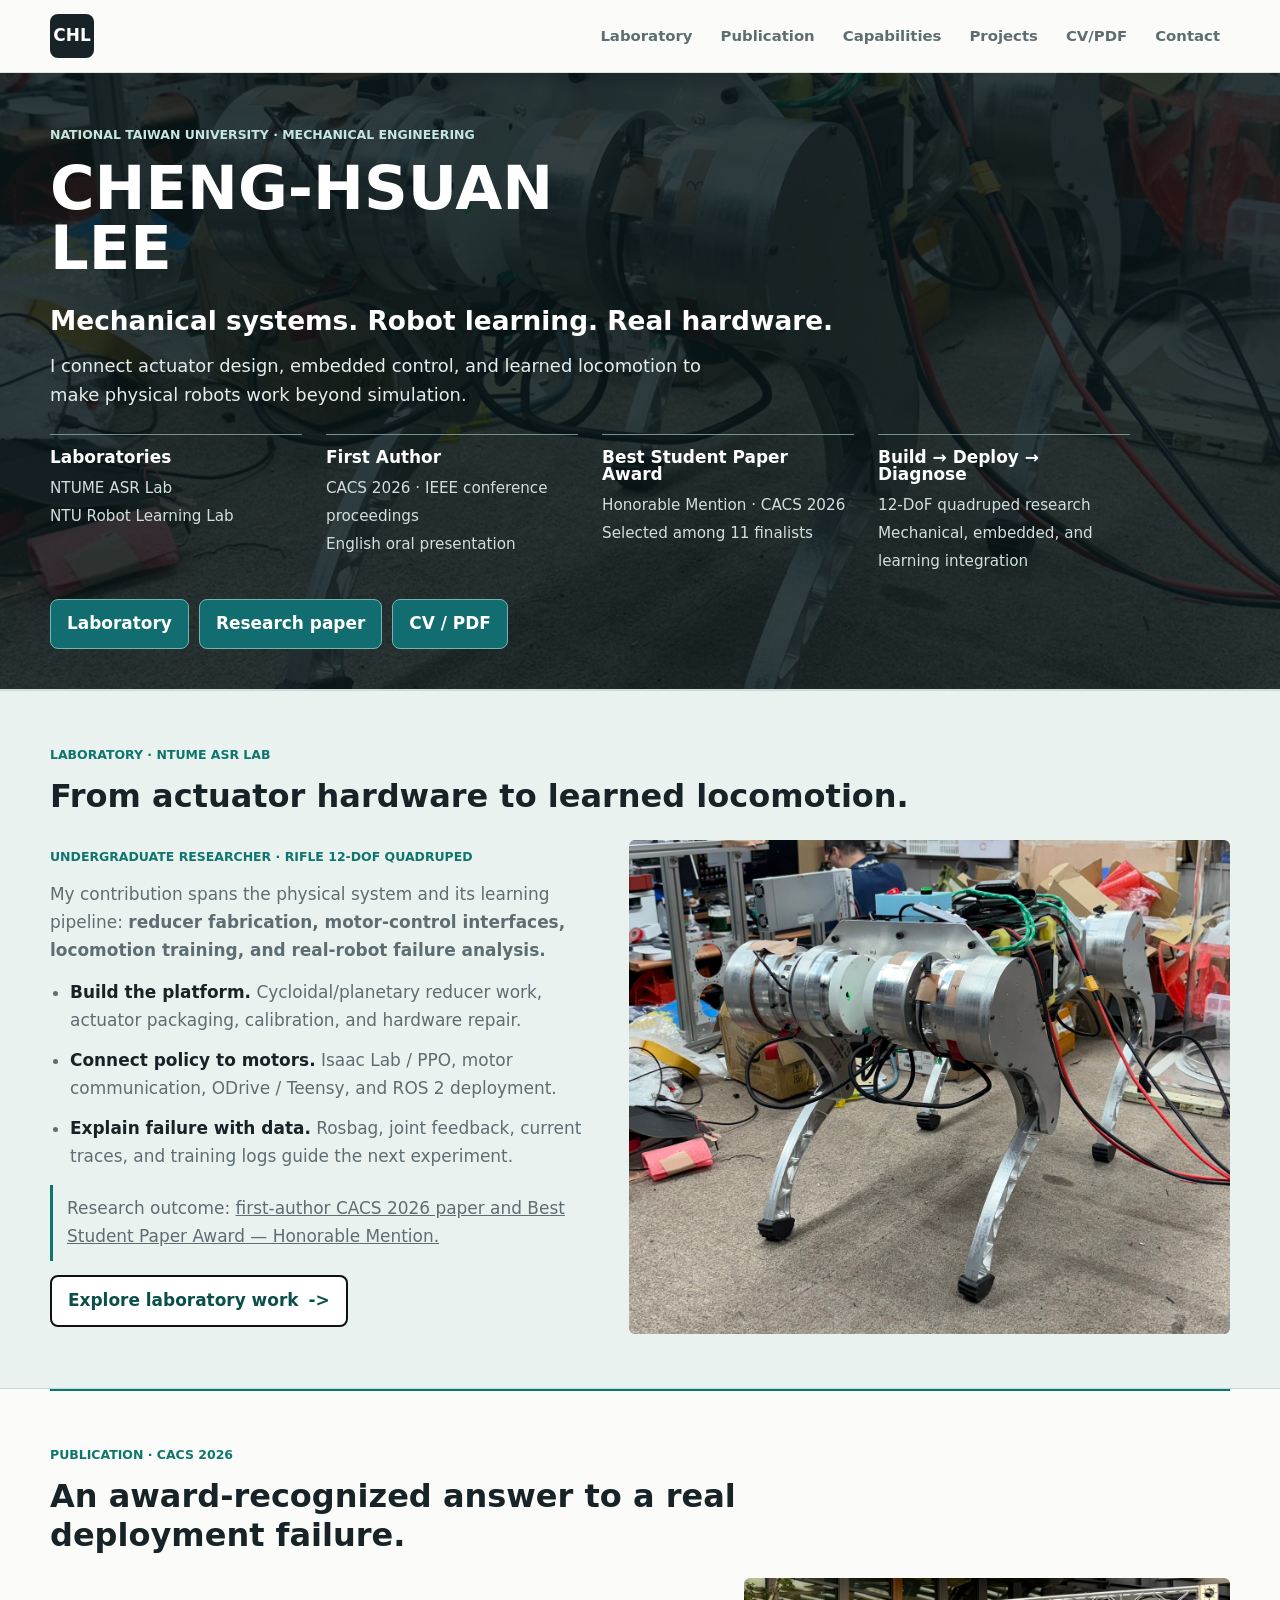
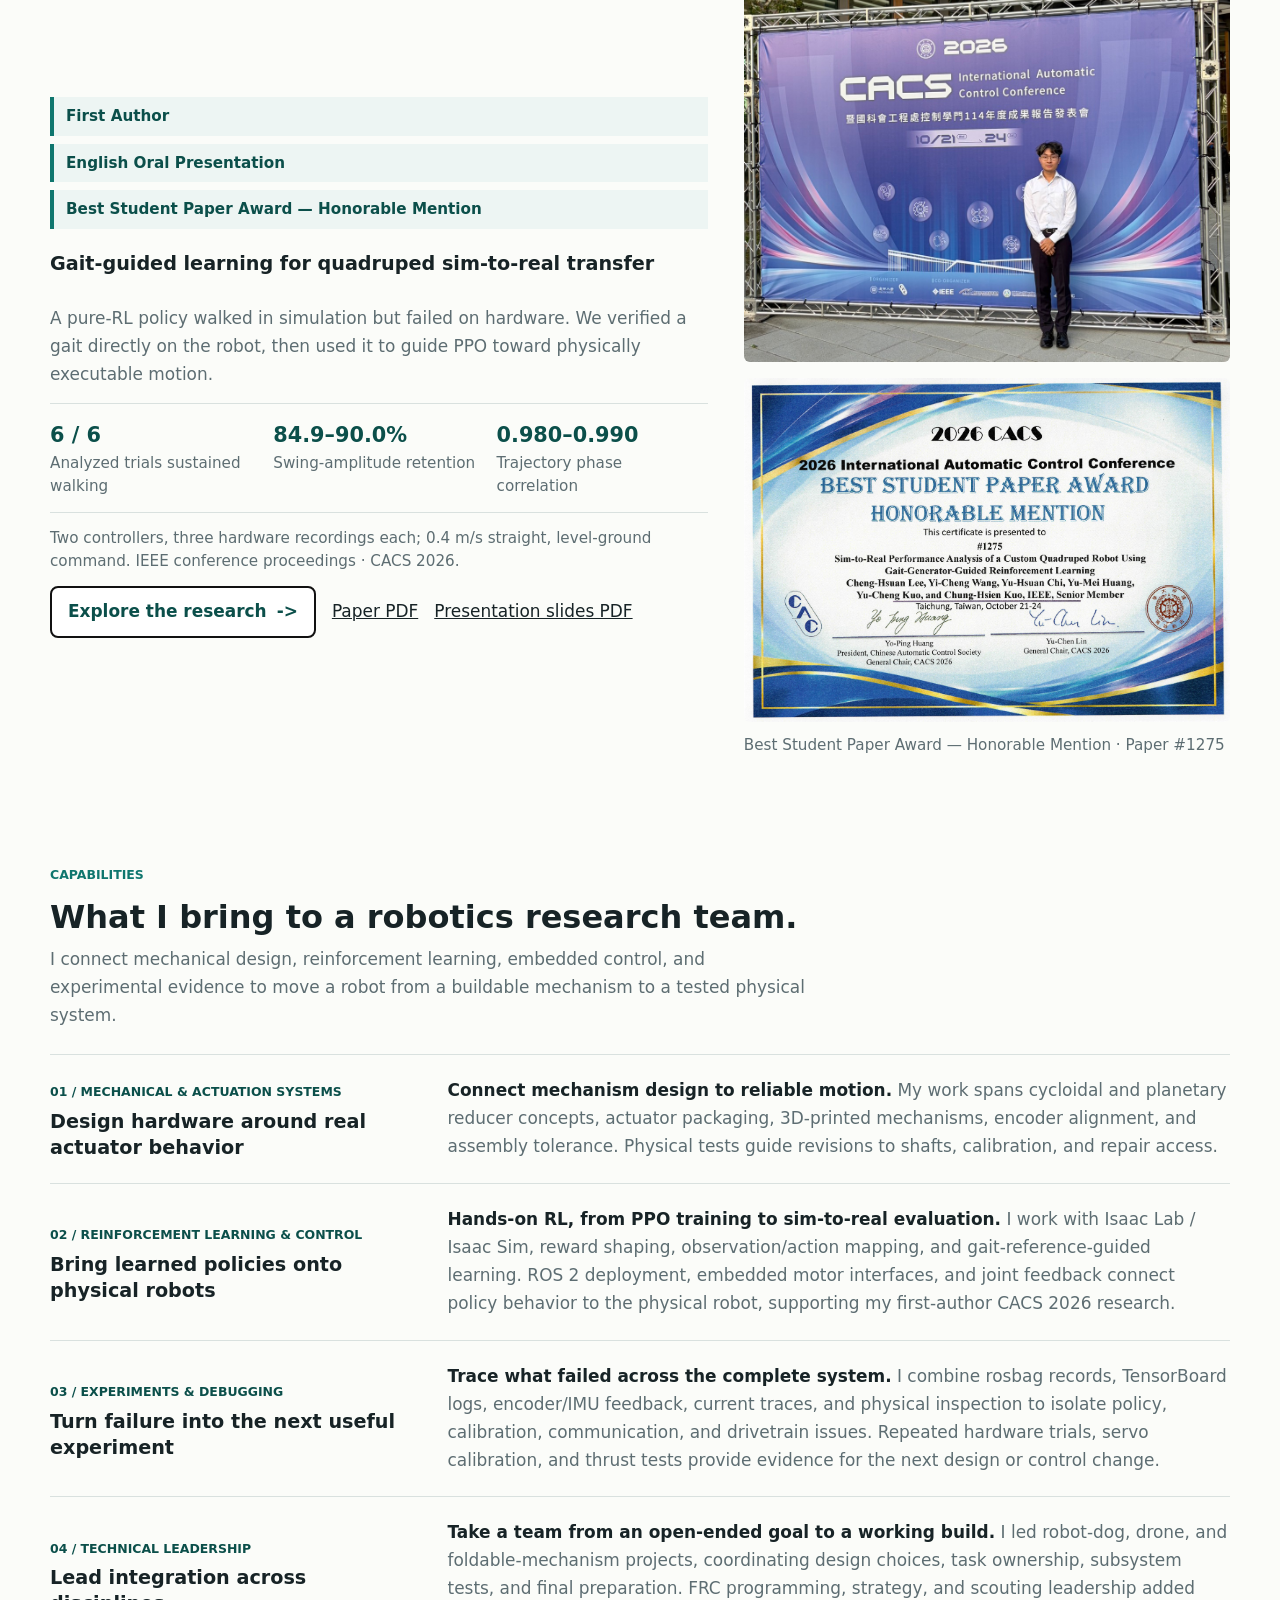
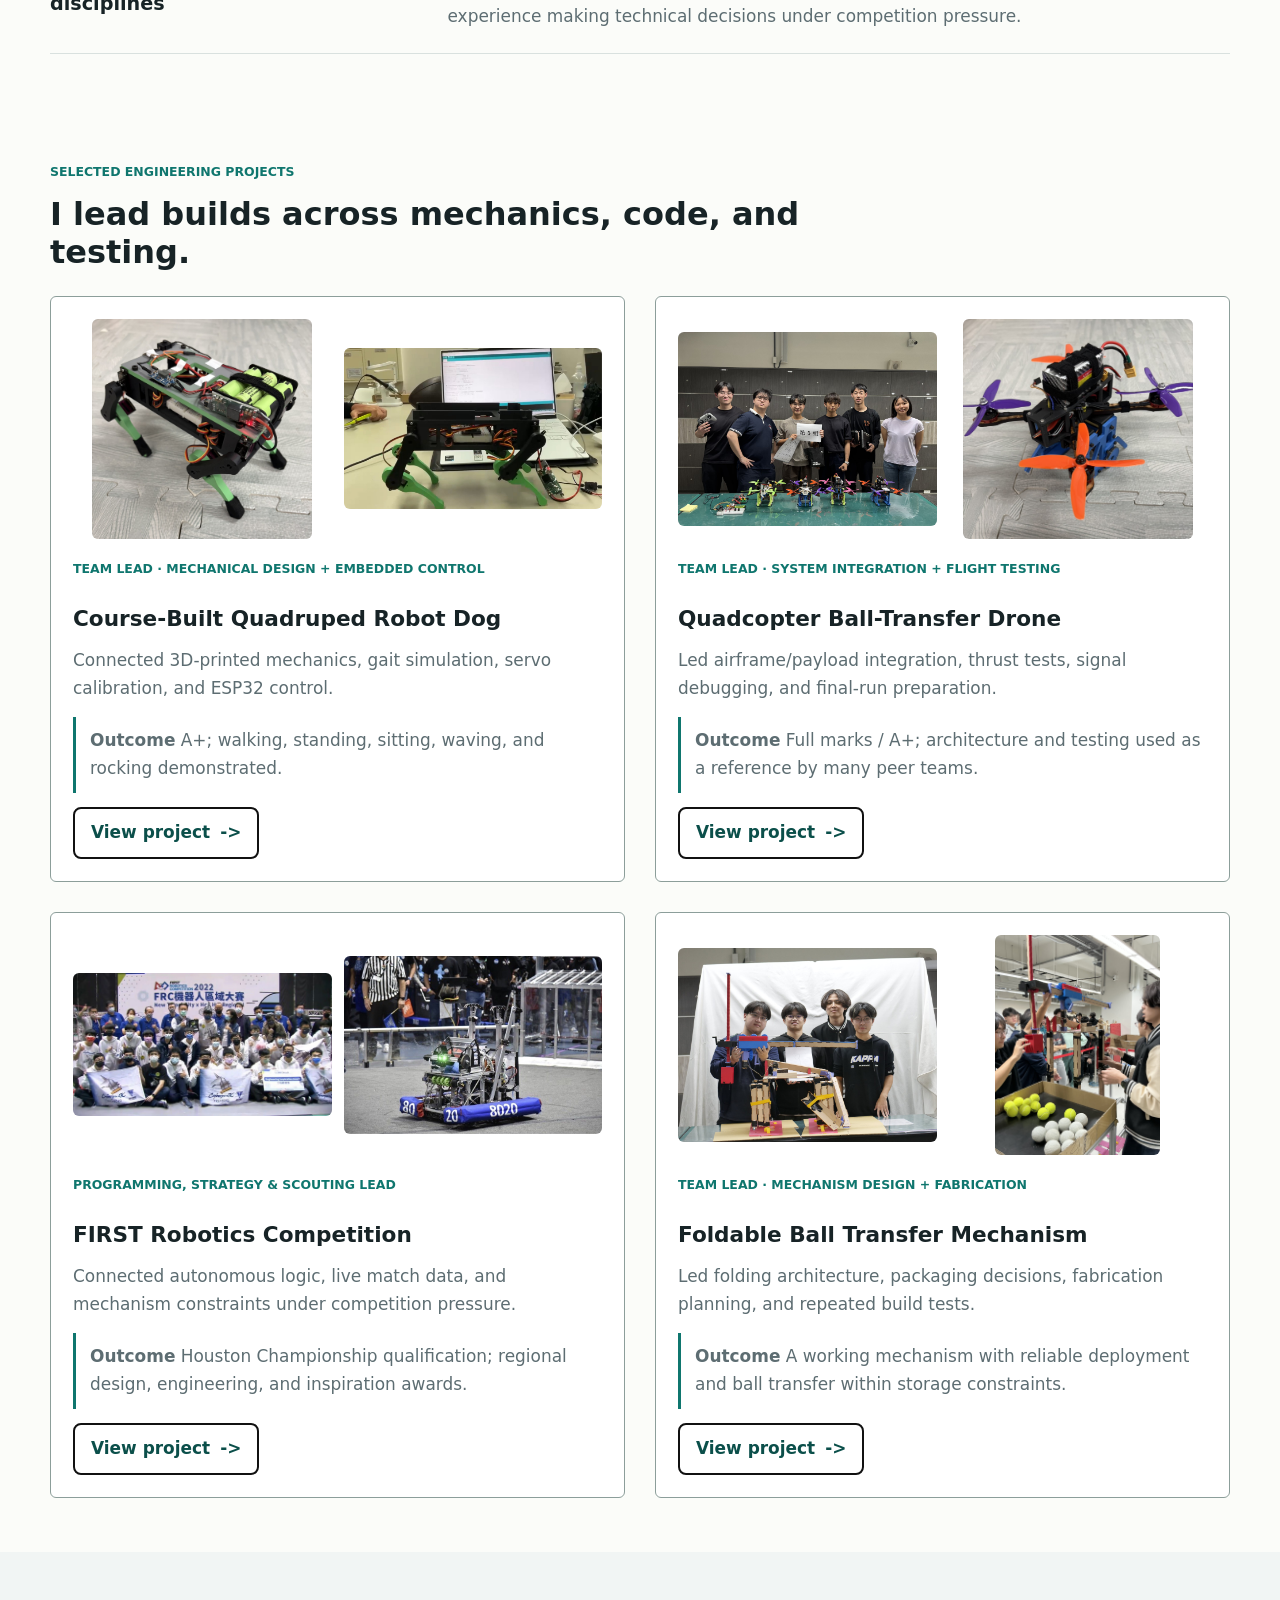
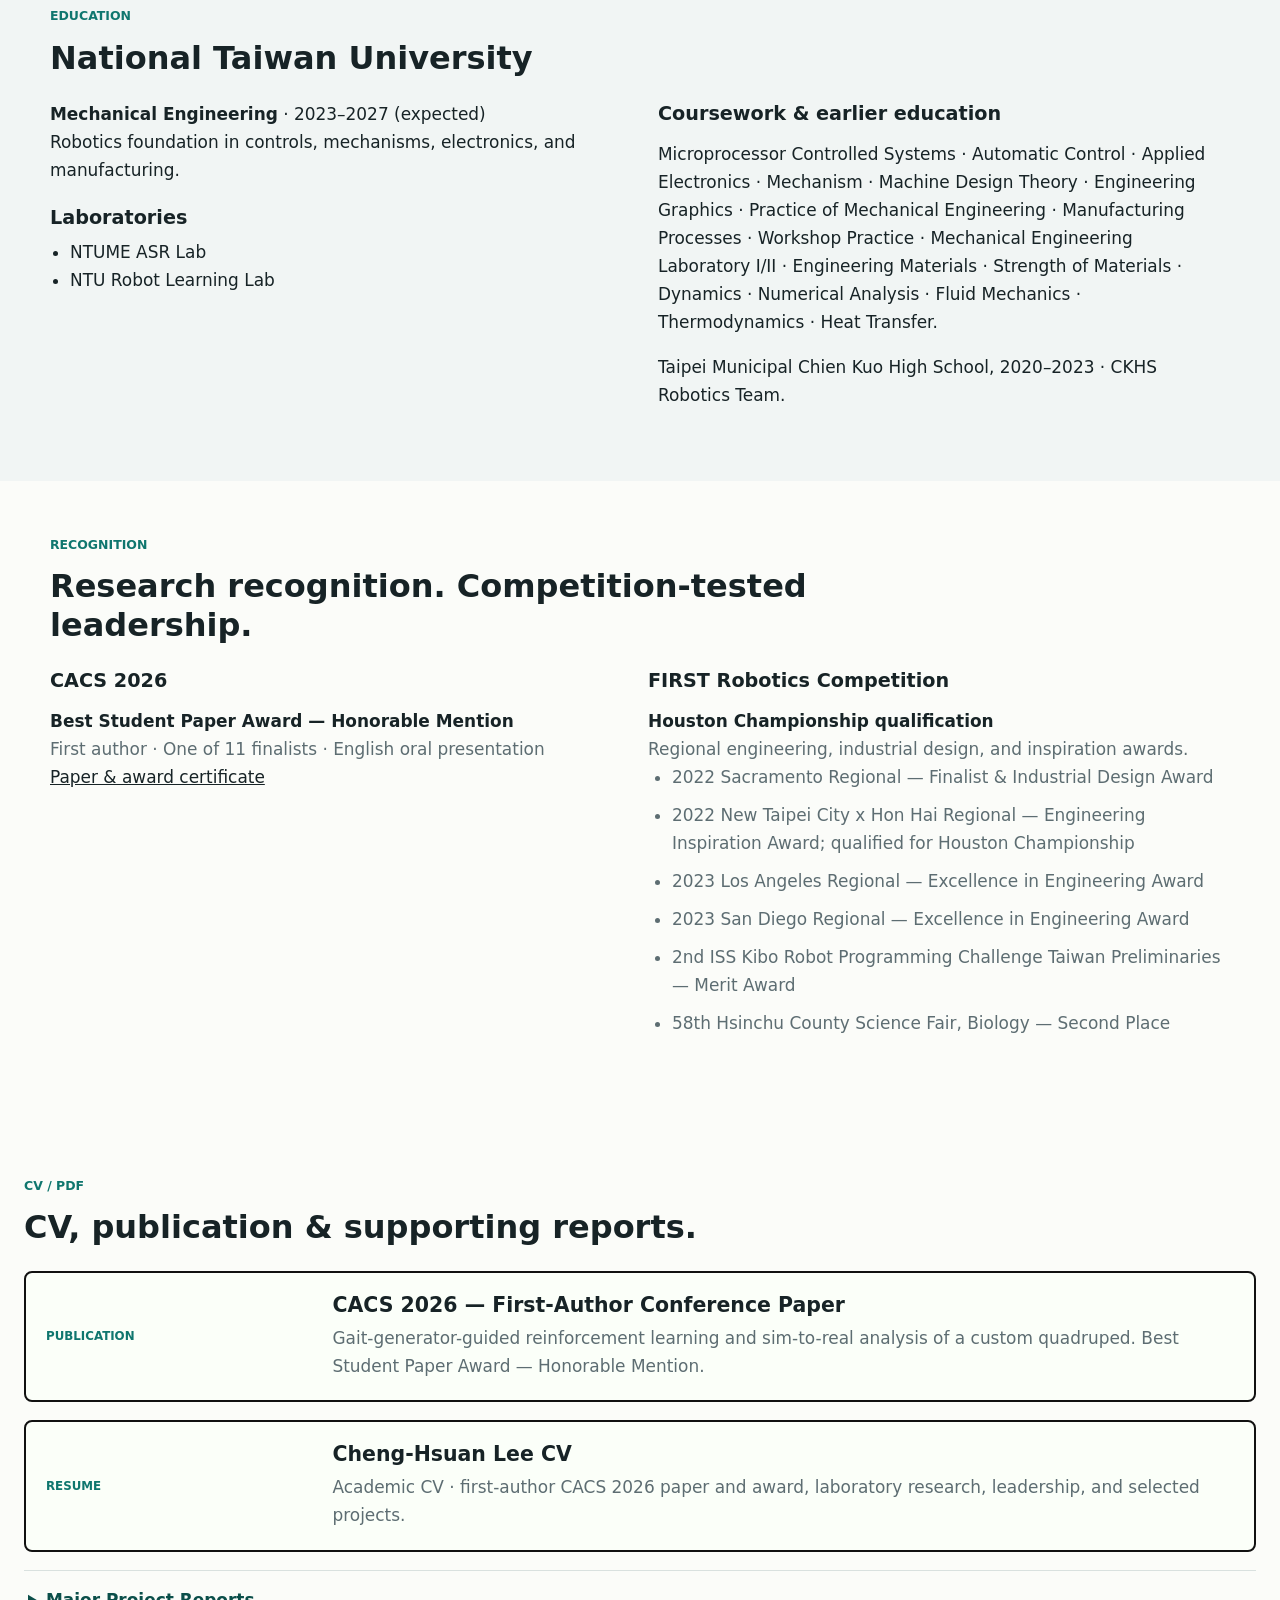
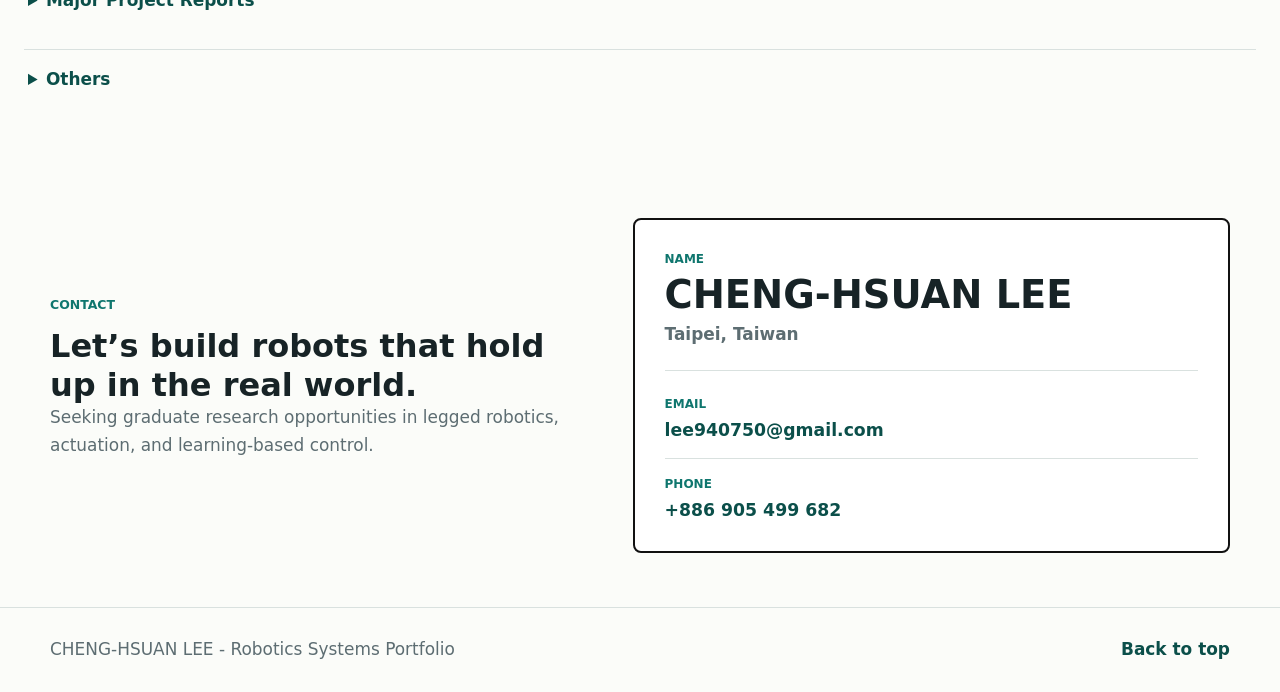
<file: index.html>
<!DOCTYPE html>

<html lang="en">
<head>
<meta charset="utf-8"/>
<meta content="width=device-width, initial-scale=1" name="viewport"/>
<title>CHENG-HSUAN LEE | Robotics Systems Portfolio</title>
<meta content="Cheng-Hsuan Lee: NTU mechanical engineering, first-author CACS 2026 research, Best Student Paper Award Honorable Mention, and hands-on quadruped sim-to-real engineering." name="description"/>
<link href="site.css?v=20261108-focused" rel="stylesheet"/>
<link href="focused.css?v=20261110-lab-proof-row" rel="stylesheet"/></head>
<body class="focused-home">
<header class="site-header">
<a aria-label="CHENG-HSUAN LEE home" class="brand" href="#home">CHL</a>
<nav aria-label="Primary navigation" class="nav-links"><a href="#laboratory">Laboratory</a><a href="#publication">Publication</a><a href="#skills">Capabilities</a><a href="#projects">Projects</a><a href="#materials">CV/PDF</a><a href="#contact">Contact</a></nav>
</header>
<main>
<section aria-labelledby="hero-title" class="hero text-hero" id="home">
<div class="hero-content">
<p class="eyebrow">National Taiwan University · Mechanical Engineering</p>
<h1 id="hero-title">CHENG-HSUAN<br/>LEE</h1>
<p class="hero-position">Mechanical systems. Robot learning. Real hardware.</p>
<p class="hero-copy">I connect actuator design, embedded control, and learned locomotion to make physical robots work beyond simulation.</p>
<div aria-label="Selected research and engineering evidence" class="hero-proof">
<article><strong>Laboratories</strong><span>NTUME ASR Lab<br/>NTU Robot Learning Lab</span></article>
<article><strong>First Author</strong><span>CACS 2026 · IEEE conference proceedings<br/>English oral presentation</span></article>
<article><strong>Best Student Paper Award</strong><span>Honorable Mention · CACS 2026<br/>Selected among 11 finalists</span></article>
<article><strong>Build → Deploy → Diagnose</strong><span>12-DoF quadruped research<br/>Mechanical, embedded, and learning integration</span></article>
</div>
<div aria-label="Key actions" class="hero-actions"><a class="button primary" href="#laboratory">Laboratory</a><a class="button primary" href="#publication">Research paper</a><a class="button primary" href="#materials">CV / PDF</a></div>
</div>
</section>
<section aria-labelledby="laboratory-title" class="section lab-band current-research-band lab-spotlight" id="laboratory">
<div class="section-heading compact-heading laboratory-heading"><p class="section-kicker">Laboratory · NTUME ASR Lab</p><h2 id="laboratory-title">From actuator hardware to learned locomotion.</h2></div>
<div class="laboratory-feature">
<div class="project-text">
<p class="tag">Undergraduate researcher · Rifle 12-DoF quadruped</p>
<p>My contribution spans the physical system and its learning pipeline: <strong>reducer fabrication, motor-control interfaces, locomotion training, and real-robot failure analysis.</strong></p>
<ul class="evidence-lines">
<li><strong>Build the platform.</strong> Cycloidal/planetary reducer work, actuator packaging, calibration, and hardware repair.</li>
<li><strong>Connect policy to motors.</strong> Isaac Lab / PPO, motor communication, ODrive / Teensy, and ROS 2 deployment.</li>
<li><strong>Explain failure with data.</strong> Rosbag, joint feedback, current traces, and training logs guide the next experiment.</li>
</ul>
<p class="evidence-result">Research outcome: <a href="cacs-2026.html">first-author CACS 2026 paper and Best Student Paper Award — Honorable Mention.</a></p>
<a class="text-link" href="asr-lab.html">Explore laboratory work</a>
</div>
<div aria-label="ASR Lab hardware photograph" class="feature-media media-stack asr-lab-media">
<figure class="media-photo media-primary">
<img alt="ASR Lab quadruped hardware and actuator build documentation" decoding="async" height="1161" src="assets/photos/home-asr-lab-build.jpg" width="1411"/>
</figure>
</div>
</div>
</section>
<section aria-labelledby="publication-title" class="section publication-section" id="publication">
<div class="section-heading"><p class="section-kicker">Publication · CACS 2026</p><h2 id="publication-title">An award-recognized answer to a real deployment failure.</h2></div>
<div class="publication-layout">
<div class="project-text">
<ul aria-label="Research highlights" class="publication-highlights"><li>First Author</li><li>English Oral Presentation</li><li class="publication-award-highlight">Best Student Paper Award — Honorable Mention</li></ul>
<h3>Gait-guided learning for quadruped sim-to-real transfer</h3>
<p>A pure-RL policy walked in simulation but failed on hardware. We verified a gait directly on the robot, then used it to guide PPO toward physically executable motion.</p>
<div aria-label="Measured guided-controller results" class="publication-metrics"><article><strong>6 / 6</strong><span>Analyzed trials sustained walking</span></article><article><strong>84.9–90.0%</strong><span>Swing-amplitude retention</span></article><article><strong>0.980–0.990</strong><span>Trajectory phase correlation</span></article></div>
<p class="publication-note">Two controllers, three hardware recordings each; 0.4 m/s straight, level-ground command. IEEE conference proceedings · CACS 2026.</p>
<div class="publication-actions"><a class="text-link" href="cacs-2026.html">Explore the research</a><a href="assets/documents/cacs-2026-quadruped-paper.pdf" rel="noopener" target="_blank">Paper PDF</a><a href="assets/documents/cacs-2026-presentation-slides.pdf" rel="noopener" target="_blank">Presentation slides PDF</a></div>
</div>
<div class="publication-media">
<figure class="media-photo conference-portrait">
<img alt="Cheng-Hsuan Lee at the CACS 2026 conference in Taichung" decoding="async" height="875" loading="lazy" src="assets/photos/cacs-conference-portrait.jpg?v=20261109-replaced" width="1108"/>
</figure>
<figure class="media-photo">
<img alt="CACS 2026 Best Student Paper Award Honorable Mention certificate for Cheng-Hsuan Lee and coauthors" decoding="async" height="953" loading="lazy" src="assets/photos/cacs-2026-award.jpg" width="1347"/>
<figcaption>Best Student Paper Award — Honorable Mention · Paper #1275</figcaption>
</figure>
</div>
</div>
</section>
<section aria-labelledby="skills-title" class="section skills-section" id="skills">
<div class="section-heading"><p class="section-kicker">Capabilities</p><h2 id="skills-title">What I bring to a robotics research team.</h2><p>I connect mechanical design, reinforcement learning, embedded control, and experimental evidence to move a robot from a buildable mechanism to a tested physical system.</p></div>
<div class="contribution-rows">
<article><div><span>01 / Mechanical &amp; actuation systems</span><h3>Design hardware around real actuator behavior</h3></div><p><strong>Connect mechanism design to reliable motion.</strong> My work spans cycloidal and planetary reducer concepts, actuator packaging, 3D-printed mechanisms, encoder alignment, and assembly tolerance. Physical tests guide revisions to shafts, calibration, and repair access.</p></article>
<article><div><span>02 / Reinforcement learning &amp; control</span><h3>Bring learned policies onto physical robots</h3></div><p><strong>Hands-on RL, from PPO training to sim-to-real evaluation.</strong> I work with Isaac Lab / Isaac Sim, reward shaping, observation/action mapping, and gait-reference-guided learning. ROS 2 deployment, embedded motor interfaces, and joint feedback connect policy behavior to the physical robot, supporting my first-author CACS 2026 research.</p></article>
<article><div><span>03 / Experiments &amp; debugging</span><h3>Turn failure into the next useful experiment</h3></div><p><strong>Trace what failed across the complete system.</strong> I combine rosbag records, TensorBoard logs, encoder/IMU feedback, current traces, and physical inspection to isolate policy, calibration, communication, and drivetrain issues. Repeated hardware trials, servo calibration, and thrust tests provide evidence for the next design or control change.</p></article>
<article><div><span>04 / Technical leadership</span><h3>Lead integration across disciplines</h3></div><p><strong>Take a team from an open-ended goal to a working build.</strong> I led robot-dog, drone, and foldable-mechanism projects, coordinating design choices, task ownership, subsystem tests, and final preparation. FRC programming, strategy, and scouting leadership added experience making technical decisions under competition pressure.</p></article>
</div>
</section><section aria-labelledby="projects-title" class="section" id="projects">
<div class="section-heading"><p class="section-kicker">Selected Engineering Projects</p><h2 id="projects-title">I lead builds across mechanics, code, and testing.</h2></div>
<div class="project-showcase">
<article class="project-feature">
<div class="project-text"><p class="tag">Team lead · Mechanical design + embedded control</p><h3>Course-Built Quadruped Robot Dog</h3><p>Connected 3D-printed mechanics, gait simulation, servo calibration, and ESP32 control.</p><p class="evidence-result"><strong>Outcome</strong> A+; walking, standing, sitting, waving, and rocking demonstrated.</p><a class="text-link" href="robot-dog.html">View project</a></div>
<div aria-label="Robot dog media" class="feature-media media-stack robot-dog-media">
<figure class="media-photo media-primary">
<img alt="Quadruped robot dog demonstration and build view" decoding="async" height="1109" loading="lazy" src="assets/photos/home-robot-dog-demo.jpg" width="1108"/>
</figure>
<figure class="media-photo media-secondary">
<img alt="Robot dog control and test screenshot showing system behavior" decoding="async" height="1228" loading="lazy" src="assets/photos/home-robot-dog-build.jpg" width="1967"/>
</figure>
</div>
</article>
<article class="project-feature">
<div class="project-text"><p class="tag">Team lead · System integration + flight testing</p><h3>Quadcopter Ball-Transfer Drone</h3><p>Led airframe/payload integration, thrust tests, signal debugging, and final-run preparation.</p><p class="evidence-result"><strong>Outcome</strong> Full marks / A+; architecture and testing used as a reference by many peer teams.</p><a class="text-link" href="drone.html">View project</a></div>
<div aria-label="Drone media" class="feature-media media-stack drone-media">
<figure class="media-photo media-primary">
<img alt="Drone team with the ball-transfer quadcopter and related builds" decoding="async" height="1350" loading="lazy" src="assets/photos/home-drone-left.jpg" width="1800"/>
</figure>
<figure class="media-photo media-secondary">
<img alt="Drone testing and build documentation for the ball-transfer quadcopter" decoding="async" height="1059" loading="lazy" src="assets/photos/home-drone-test.jpg" width="1108"/>
</figure>
</div>
</article>
<article class="project-feature">
<div class="project-text"><p class="tag">Programming, strategy &amp; scouting lead</p><h3>FIRST Robotics Competition</h3><p>Connected autonomous logic, live match data, and mechanism constraints under competition pressure.</p><p class="evidence-result"><strong>Outcome</strong> Houston Championship qualification; regional design, engineering, and inspiration awards.</p><a class="text-link" href="frc.html">View project</a></div>
<div aria-label="FRC reserved media areas" class="feature-media media-stack frc-media">
<figure class="media-photo media-primary">
<img alt="CKHS Robotics Team group photo at a 2022 FRC regional event" decoding="async" height="598" loading="lazy" src="assets/photos/home-frc-left.jpg" width="1080"/>
</figure>
<figure class="media-photo media-secondary">
<img alt="FRC competition robot operating on the field" decoding="async" height="574" loading="lazy" src="assets/photos/home-frc-right.jpg" width="835"/>
</figure>
</div>
</article>
<article class="project-feature">
<div class="project-text"><p class="tag">Team lead · Mechanism design + fabrication</p><h3>Foldable Ball Transfer Mechanism</h3><p>Led folding architecture, packaging decisions, fabrication planning, and repeated build tests.</p><p class="evidence-result"><strong>Outcome</strong> A working mechanism with reliable deployment and ball transfer within storage constraints.</p><a class="text-link" href="ball-transfer.html">View project</a></div>
<div aria-label="Mechanism reserved media areas" class="feature-media media-stack mechanism-media">
<figure class="media-photo media-primary">
<img alt="Team presenting the foldable long-distance ball-transfer mechanism" decoding="async" height="1350" loading="lazy" src="assets/photos/home-mechanism-left.jpg" width="1800"/>
</figure>
<figure class="media-photo media-secondary portrait-photo">
<img alt="Testing the ball-transfer mechanism with the elevated frame and ball bin" decoding="async" height="1800" loading="lazy" src="assets/photos/home-mechanism-right.jpg" width="1350"/>
</figure>
</div>
</article>
</div>
</section>
<section aria-labelledby="education-title" class="section education-band">
<div class="section-heading"><p class="section-kicker">Education</p><h2 id="education-title">National Taiwan University</h2></div>
<div class="education-summary"><div class="education-background"><p><strong>Mechanical Engineering</strong> · 2023–2027 (expected)<br/>Robotics foundation in controls, mechanisms, electronics, and manufacturing.</p><h3>Laboratories</h3><ul class="education-laboratories"><li>NTUME ASR Lab</li><li>NTU Robot Learning Lab</li></ul></div>
<div class="education-coursework"><h3>Coursework &amp; earlier education</h3><div class="disclosure-body"><p>Microprocessor Controlled Systems · Automatic Control · Applied Electronics · Mechanism · Machine Design Theory · Engineering Graphics · Practice of Mechanical Engineering · Manufacturing Processes · Workshop Practice · Mechanical Engineering Laboratory I/II · Engineering Materials · Strength of Materials · Dynamics · Numerical Analysis · Fluid Mechanics · Thermodynamics · Heat Transfer.</p><p>Taipei Municipal Chien Kuo High School, 2020–2023 · CKHS Robotics Team.</p></div></div></div>
</section>
<section aria-labelledby="competitions-title" class="section" id="competitions">
<div class="section-heading"><p class="section-kicker">Recognition</p><h2 id="competitions-title">Research recognition. Competition-tested leadership.</h2></div>
<div class="awards-layout">
<div class="award-list"><h3>CACS 2026</h3><p><strong>Best Student Paper Award — Honorable Mention</strong><br/>First author · One of 11 finalists · English oral presentation</p><a href="cacs-2026.html">Paper &amp; award certificate</a></div>
<div class="award-list"><h3>FIRST Robotics Competition</h3><p><strong>Houston Championship qualification</strong><br/>Regional engineering, industrial design, and inspiration awards.</p><div class="disclosure-body"><ul><li>2022 Sacramento Regional — Finalist &amp; Industrial Design Award</li><li>2022 New Taipei City x Hon Hai Regional — Engineering Inspiration Award; qualified for Houston Championship</li><li>2023 Los Angeles Regional — Excellence in Engineering Award</li><li>2023 San Diego Regional — Excellence in Engineering Award</li><li>2nd ISS Kibo Robot Programming Challenge Taiwan Preliminaries — Merit Award</li><li>58th Hsinchu County Science Fair, Biology — Second Place</li></ul></div></div>
</div>
</section>
<section aria-labelledby="materials-title" class="section reports-section" id="materials">
<div class="section-heading"><p class="section-kicker">CV / PDF</p><h2 id="materials-title">CV, publication &amp; supporting reports.</h2></div>
<div aria-label="Application materials and supporting reports" class="document-library">
<a class="document-resume-card" href="assets/documents/cacs-2026-quadruped-paper.pdf" rel="noopener" target="_blank">
<span>Publication</span>
<div><strong>CACS 2026 — First-Author Conference Paper</strong><p>Gait-generator-guided reinforcement learning and sim-to-real analysis of a custom quadruped. Best Student Paper Award — Honorable Mention.</p></div>
</a>
<a class="document-resume-card" href="assets/documents/cheng-hsuan-lee-cv.pdf?v=20261108-projects-rl" rel="noopener" target="_blank">
<span>Resume</span>
<div>
<strong>Cheng-Hsuan Lee CV</strong>
<p>Academic CV · first-author CACS 2026 paper and award, laboratory research, leadership, and selected projects.</p>
</div>
</a>
<details class="evidence-disclosure report-disclosure"><summary>Major Project Reports</summary><article class="document-group document-group-wide">
<div aria-label="Major project report categories" class="document-tabs document-tabs-major">
<input checked="" class="document-tab-input" id="major-tab-drone" name="major-document-tabs" type="radio"/>
<input class="document-tab-input" id="major-tab-robot" name="major-document-tabs" type="radio"/>
<input class="document-tab-input" id="major-tab-mechanism" name="major-document-tabs" type="radio"/>
<div aria-label="Choose a major project category" class="document-tab-list">
<label for="major-tab-drone">Drone</label>
<label for="major-tab-robot">Robot Dog</label>
<label for="major-tab-mechanism">Mechanism</label>
</div>
<div class="document-tab-panels">
<section aria-labelledby="drone-documents-title" class="document-subgroup document-tab-panel" id="major-panel-drone">
<h4 id="drone-documents-title">Quadcopter Ball-Transfer Drone</h4>
<p>Course: Practice of Mechanical Engineering</p>
<div class="document-list">
<a class="document-link featured" href="assets/documents/drone-final-engineering-report-english.pdf" rel="noopener" target="_blank">
<strong>Final Engineering Report - English Version</strong>
<p>Full system documentation covering mission strategy, airframe and payload integration, testing, failure analysis, and final evaluation planning.</p>
</a>
<a class="document-link featured" href="assets/documents/drone-final-engineering-report.pdf" rel="noopener" target="_blank">
<strong>Final Engineering Report - Original Chinese Version</strong>
<p>Original submitted Chinese report preserved as the source version for the complete project documentation.</p>
</a>
<a class="document-link" href="assets/documents/drone-thrust-to-throttle-experiment.pdf" rel="noopener" target="_blank">
<span>Experiment record</span>
<strong>Thrust-to-Throttle Experiment</strong>
<p>Motor, propeller, ESC, and throttle-response testing used to guide propulsion decisions.</p>
</a>
<a class="document-link" href="assets/documents/drone-dynamic-testing-after-midterm.pdf" rel="noopener" target="_blank">
<span>Test record</span>
<strong>Dynamic Testing After Midterm</strong>
<p>Flight behavior, drift, crash analysis, and reliability notes from system-level testing.</p>
</a>
<a class="document-link" href="assets/documents/drone-flight-controller-motor-sbus-debugging.pdf" rel="noopener" target="_blank">
<span>Debugging note</span>
<strong>Flight Controller, Motor Fault, and SBUS Debugging</strong>
<p>Engineering note on signal-chain integration, motor troubleshooting, and control communication.</p>
</a>
<a class="document-link" href="assets/documents/drone-personal-journal-and-feedback.pdf" rel="noopener" target="_blank">
<span>Personal record</span>
<strong>Personal Journal and Feedback</strong>
<p>Individual reflection on project leadership, weekly progress, and team execution.</p>
</a>
<a class="document-link" href="assets/documents/drone-first-progress-report.pdf" rel="noopener" target="_blank">
<span>Progress report</span>
<strong>First Progress Report</strong>
<p>Initial concept selection and comparison across possible mechanical mission approaches.</p>
</a>
<a class="document-link" href="assets/documents/drone-second-progress-report.pdf" rel="noopener" target="_blank">
<span>Progress report</span>
<strong>Second Progress Report</strong>
<p>Early flight tests, ball-handling concept revision, and project direction changes.</p>
</a>
<a class="document-link" href="assets/documents/drone-third-progress-report.pdf" rel="noopener" target="_blank">
<span>Progress report</span>
<strong>Third Progress Report</strong>
<p>Hardware iteration, thrust experiment, remote-control packet debugging, and final strategy development.</p>
</a>
<a class="document-link" href="assets/documents/drone-fourth-progress-report.pdf" rel="noopener" target="_blank">
<span>Progress report</span>
<strong>Fourth Progress Report</strong>
<p>Three-ball carrier updates, design comparison, final strategy, and future improvement plan.</p>
</a>
<div aria-label="Drone project worksheets" class="document-mini-list">
<a href="assets/documents/drone-first-project-worksheet.pdf" rel="noopener" target="_blank">First worksheet</a>
<a href="assets/documents/drone-second-project-worksheet.pdf" rel="noopener" target="_blank">Second worksheet</a>
<a href="assets/documents/drone-third-project-worksheet.pdf" rel="noopener" target="_blank">Third worksheet</a>
<a href="assets/documents/drone-fourth-project-worksheet.pdf" rel="noopener" target="_blank">Fourth worksheet</a>
</div>
</div>
</section>
<section aria-labelledby="robot-documents-title" class="document-subgroup document-tab-panel" id="major-panel-robot">
<h4 id="robot-documents-title">Quadruped Robot Dog</h4>
<p>Course: Microprocessor Controlled Systems</p>
<div class="document-list">
<a class="document-link featured" href="assets/documents/robot-dog-final-report-english.pdf" rel="noopener" target="_blank">
<strong>Final Robot Dog Report - English Version</strong>
<p>Detailed report on mechanical architecture, embedded control, gait planning, hardware repair, and final demonstration.</p>
</a>
<a class="document-link featured" href="assets/documents/robot-dog-final-report.pdf" rel="noopener" target="_blank">
<strong>Final Robot Dog Report - Original Chinese Version</strong>
<p>Original submitted Chinese report preserved as the source version for the complete project documentation.</p>
</a>
<a class="document-link" href="assets/documents/robot-dog-final-presentation.pdf" rel="noopener" target="_blank">
<span>Final presentation</span>
<strong>Final Presentation Deck</strong>
<p>Presentation version of the robot dog build, including mechanism updates and behavior demonstrations.</p>
</a>
<a class="document-link" href="assets/documents/robot-dog-midterm-report.pdf" rel="noopener" target="_blank">
<span>Midterm report</span>
<strong>Midterm Progress Report</strong>
<p>Early MATLAB kinematics, hardware updates, circuit layout, and planned next steps.</p>
</a>
</div>
</section>
<section aria-labelledby="mechanism-documents-title" class="document-subgroup document-tab-panel" id="major-panel-mechanism">
<h4 id="mechanism-documents-title">Foldable Ball Transfer Mechanism</h4>
<p>Course: Machine Design Theory</p>
<div class="document-list">
<a class="document-link featured" href="assets/documents/foldable-mechanism-final-report-english.pdf" rel="noopener" target="_blank">
<strong>Final Machine Design Report - English Version</strong>
<p>Final written report on the polar-positioning arm system, mechanism design, fabrication, assembly, and evaluation.</p>
</a>
<a class="document-link featured" href="assets/documents/foldable-mechanism-final-report.pdf" rel="noopener" target="_blank">
<strong>Final Machine Design Report - Original Chinese Version</strong>
<p>Original submitted Chinese report preserved as the source version for the complete mechanism documentation.</p>
</a>
<a class="document-link" href="assets/documents/foldable-mechanism-midterm-report.pdf" rel="noopener" target="_blank">
<span>Midterm report</span>
<strong>Midterm Design Presentation</strong>
<p>Concept-stage presentation covering container design, polar-positioning arm logic, and early architecture decisions.</p>
</a>
</div>
</section>
</div>
</div>
</article></details>
<details class="evidence-disclosure report-disclosure"><summary>Others</summary><article class="document-group document-group-wide">
<div aria-label="Other coursework document categories" class="document-tabs document-tabs-other">
<input checked="" class="document-tab-input" id="other-tab-numerical" name="other-document-tabs" type="radio"/>
<input class="document-tab-input" id="other-tab-thermal" name="other-document-tabs" type="radio"/>
<input class="document-tab-input" id="other-tab-experiments" name="other-document-tabs" type="radio"/>
<div aria-label="Choose an other coursework category" class="document-tab-list">
<label for="other-tab-numerical">Numerical Analysis</label>
<label for="other-tab-thermal">Refrigeration</label>
<label for="other-tab-experiments">ME Experiments</label>
</div>
<div class="document-tab-panels">
<section aria-labelledby="numerical-documents-title" class="document-subgroup document-tab-panel" id="other-panel-numerical">
<h4 id="numerical-documents-title">Numerical Analysis</h4>
<p>Coursework evidence in computational methods and numerical problem solving.</p>
<div class="document-list">
<a class="document-link featured" href="assets/documents/numerical-analysis-final-project-english.pdf" rel="noopener" target="_blank">
<strong>Numerical Analysis Final Project - English Version</strong>
<p>Final computational project covering numerical modeling, solution procedures, and analytical explanation.</p>
</a>
<a class="document-link featured" href="assets/documents/numerical-analysis-final-project.pdf" rel="noopener" target="_blank">
<strong>Numerical Analysis Final Project - Original Chinese Version</strong>
<p>Original submitted report preserved as the source version for the computational project.</p>
</a>
<a class="document-link featured" href="assets/documents/numerical-analysis-midterm-project-english.pdf" rel="noopener" target="_blank">
<strong>Numerical Analysis Midterm Project - English Version</strong>
<p>Midterm project evidence showing numerical experiments, plots, and interpretation.</p>
</a>
<a class="document-link featured" href="assets/documents/numerical-analysis-midterm-project.pdf" rel="noopener" target="_blank">
<strong>Numerical Analysis Midterm Project - Original Chinese Version</strong>
<p>Original submitted report preserved as the source version for the midterm project.</p>
</a>
</div>
</section>
<section aria-labelledby="thermal-documents-title" class="document-subgroup document-tab-panel" id="other-panel-thermal">
<h4 id="thermal-documents-title">Principles of Air-Conditioning and Refrigeration</h4>
<p>Coursework evidence in thermal systems, heat pump applications, and technical literature synthesis.</p>
<div class="document-list">
<a class="document-link featured" href="assets/documents/air-conditioning-refrigeration-final-report-english.pdf" rel="noopener" target="_blank">
<strong>High-Temperature Heat Pump Application Report - English Version</strong>
<p>Final report on high-temperature heat pump applications, industrial decarbonization potential, and use-case analysis.</p>
</a>
<a class="document-link featured" href="assets/documents/air-conditioning-refrigeration-final-report.pdf" rel="noopener" target="_blank">
<strong>High-Temperature Heat Pump Application Report - Original Chinese Version</strong>
<p>Original submitted Chinese report preserved as the source version for the thermal systems documentation.</p>
</a>
<a class="document-link" href="assets/documents/air-conditioning-refrigeration-final-presentation.pdf" rel="noopener" target="_blank">
<span>Final presentation</span>
<strong>High-Temperature Heat Pump Presentation</strong>
<p>Presentation deck summarizing motivation, literature review, application scenarios, and future outlook.</p>
</a>
</div>
</section>
<section aria-labelledby="experiment-documents-title" class="document-subgroup document-tab-panel" id="other-panel-experiments">
<h4 id="experiment-documents-title">Mechanical Engineering Experiments</h4>
<p>Coursework evidence in measurement, instrumentation, data reduction, and experimental reasoning.</p>
<div aria-label="Mechanical engineering experiment reports" class="document-mini-list document-mini-list-two">
<a href="assets/documents/mechanical-engineering-experiments-i-report-1.pdf" rel="noopener" target="_blank">Experiments I - Report 1</a>
<a href="assets/documents/mechanical-engineering-experiments-i-report-2.pdf" rel="noopener" target="_blank">Experiments I - Report 2</a>
<a href="assets/documents/mechanical-engineering-experiments-i-report-3.pdf" rel="noopener" target="_blank">Experiments I - Report 3</a>
<a href="assets/documents/mechanical-engineering-experiments-i-report-4.pdf" rel="noopener" target="_blank">Experiments I - Report 4</a>
<a href="assets/documents/mechanical-engineering-experiments-ii-report-1.pdf" rel="noopener" target="_blank">Experiments II - Report 1</a>
<a href="assets/documents/mechanical-engineering-experiments-ii-report-2.pdf" rel="noopener" target="_blank">Experiments II - Report 2</a>
<a href="assets/documents/mechanical-engineering-experiments-ii-report-3.pdf" rel="noopener" target="_blank">Experiments II - Report 3</a>
<a href="assets/documents/mechanical-engineering-experiments-ii-report-4.pdf" rel="noopener" target="_blank">Experiments II - Report 4</a>
</div>
</section>
</div>
</div>
</article></details>
</div>
</section>
<section aria-labelledby="contact-title" class="section contact-section" id="contact">
<div><p class="section-kicker">Contact</p><h2 id="contact-title">Let’s build robots that hold up in the real world.</h2><p>Seeking graduate research opportunities in legged robotics, actuation, and learning-based control.</p></div>
<div class="contact-card">
<div class="contact-identity">
<span>Name</span>
<strong>CHENG-HSUAN LEE</strong>
<p>Taipei, Taiwan</p>
</div>
<div class="contact-methods">
<a href="mailto:lee940750@gmail.com">
<span>Email</span>
<strong>lee940750@gmail.com</strong>
</a>
<a href="tel:+886905499682">
<span>Phone</span>
<strong>+886 905 499 682</strong>
</a>
</div>
</div>
</section>
</main>
<footer class="site-footer">
<p>CHENG-HSUAN LEE - Robotics Systems Portfolio</p>
<a href="#home">Back to top</a>
</footer>
</body>
</html>
</file>
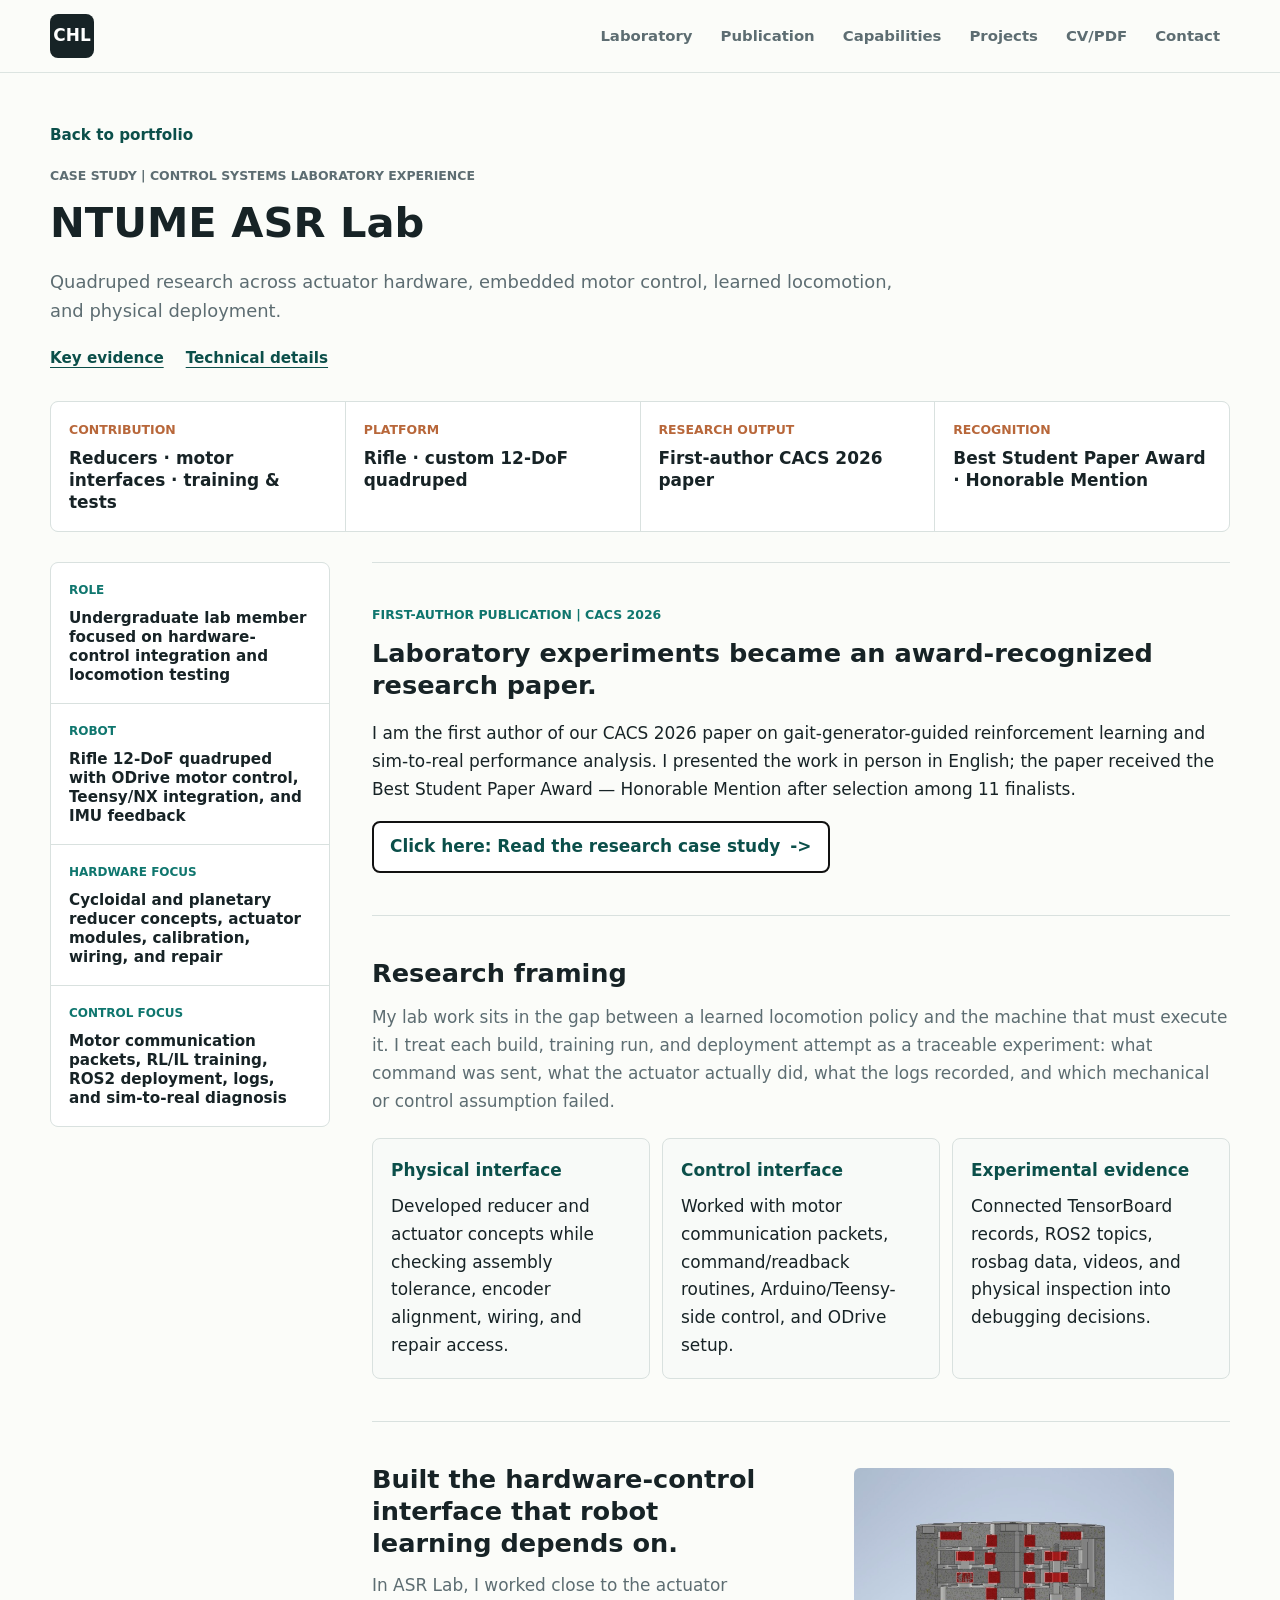
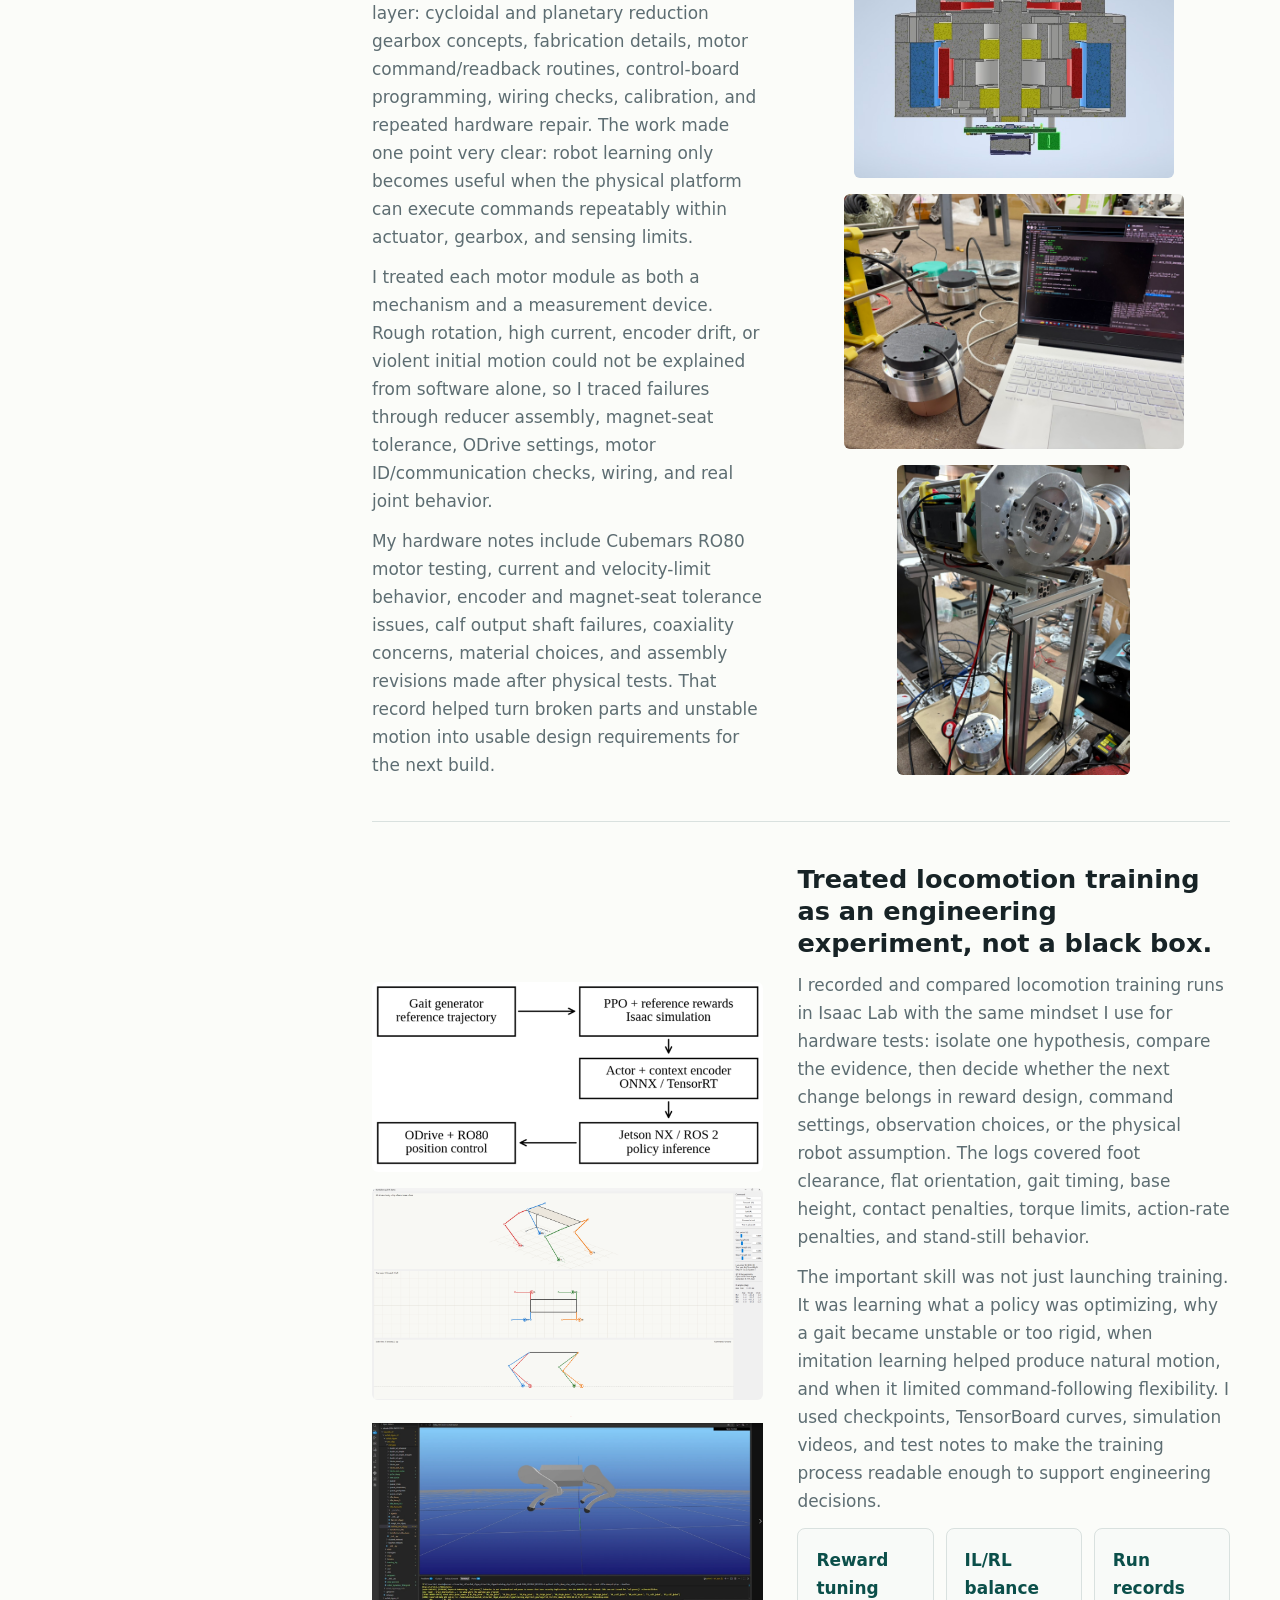
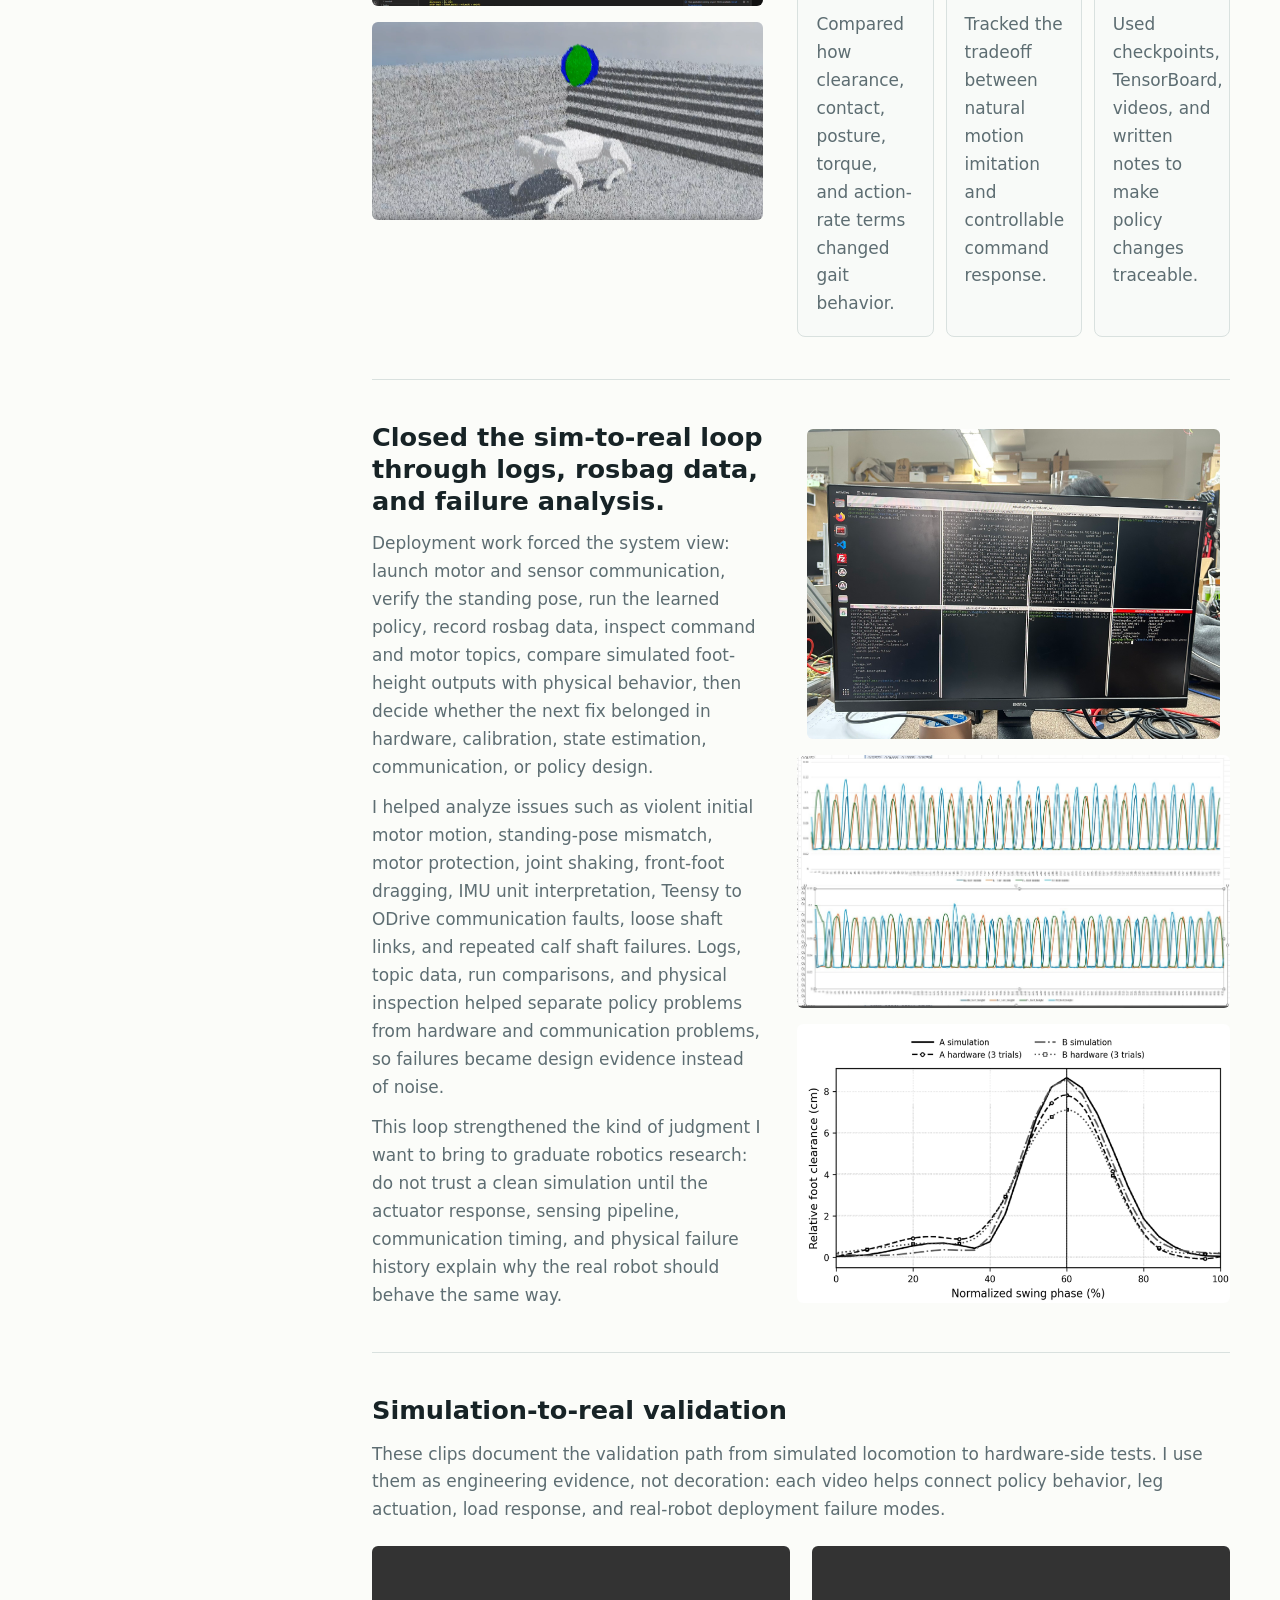
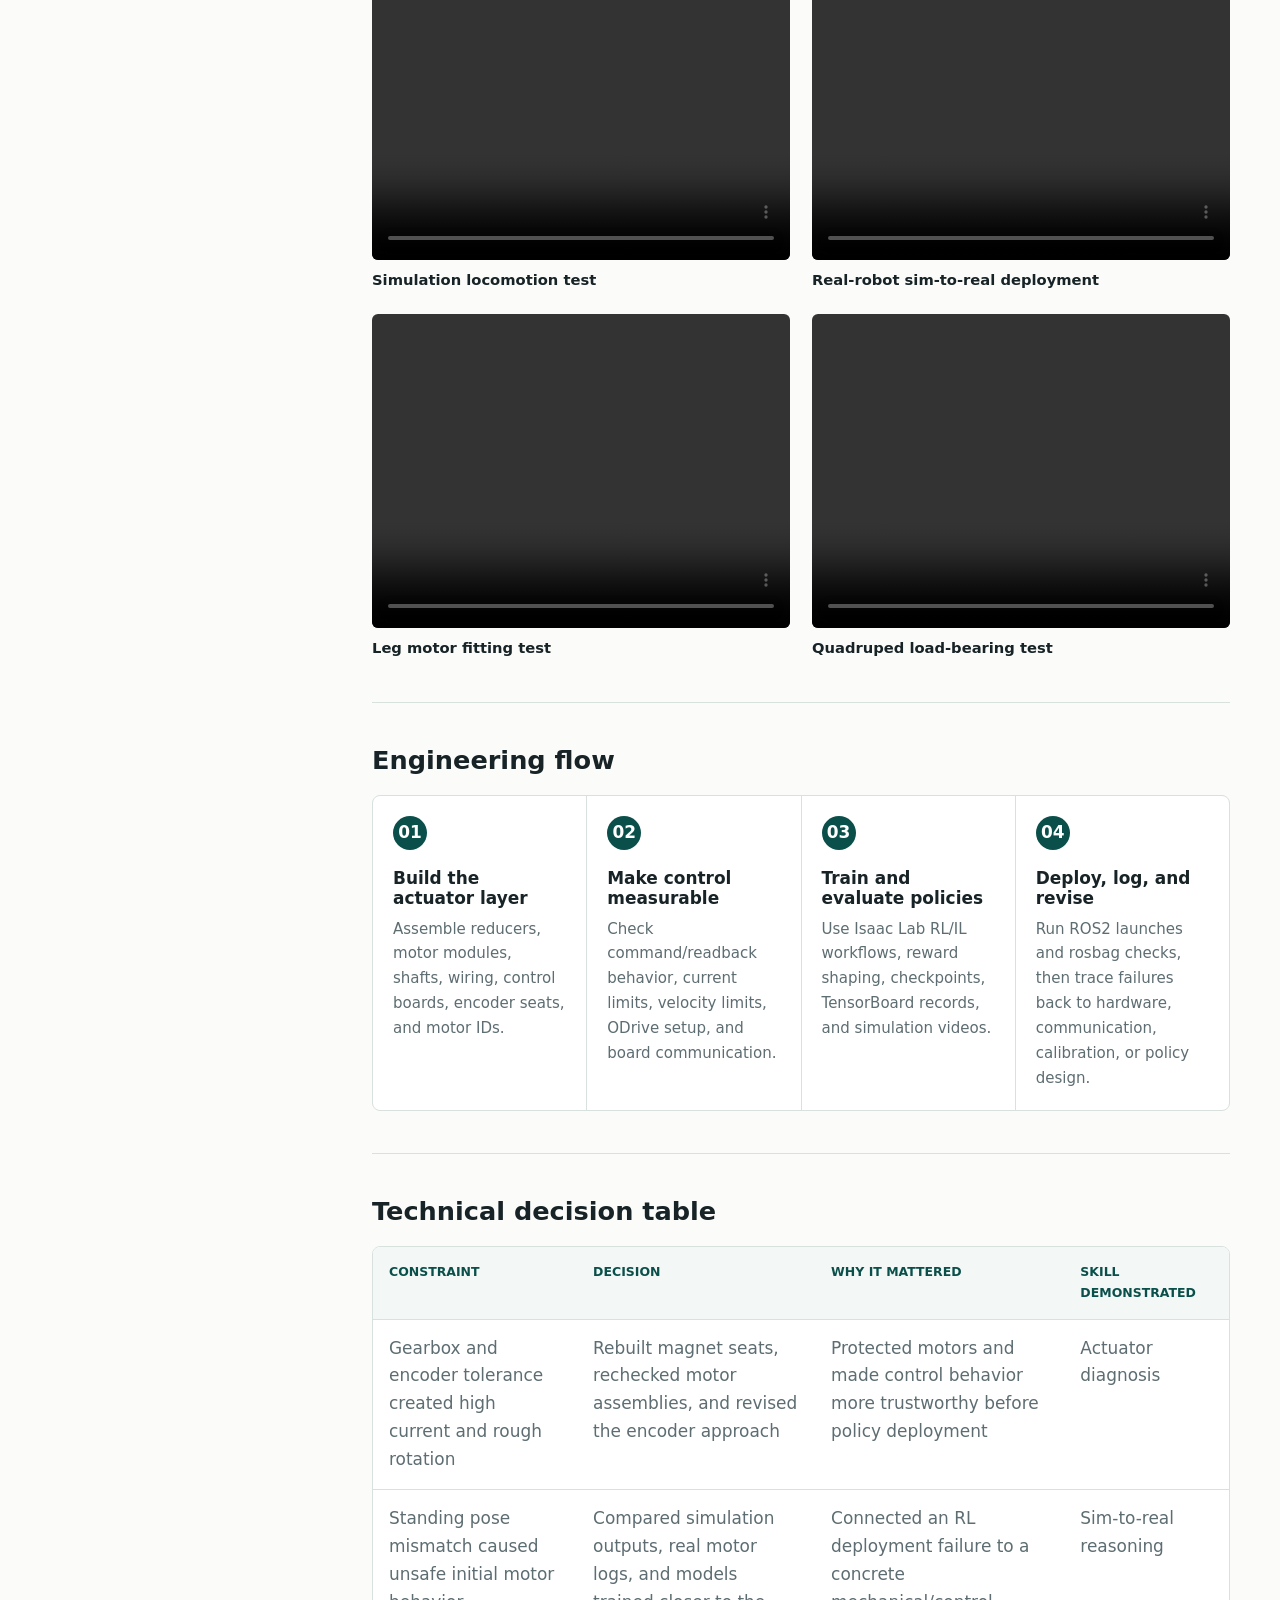
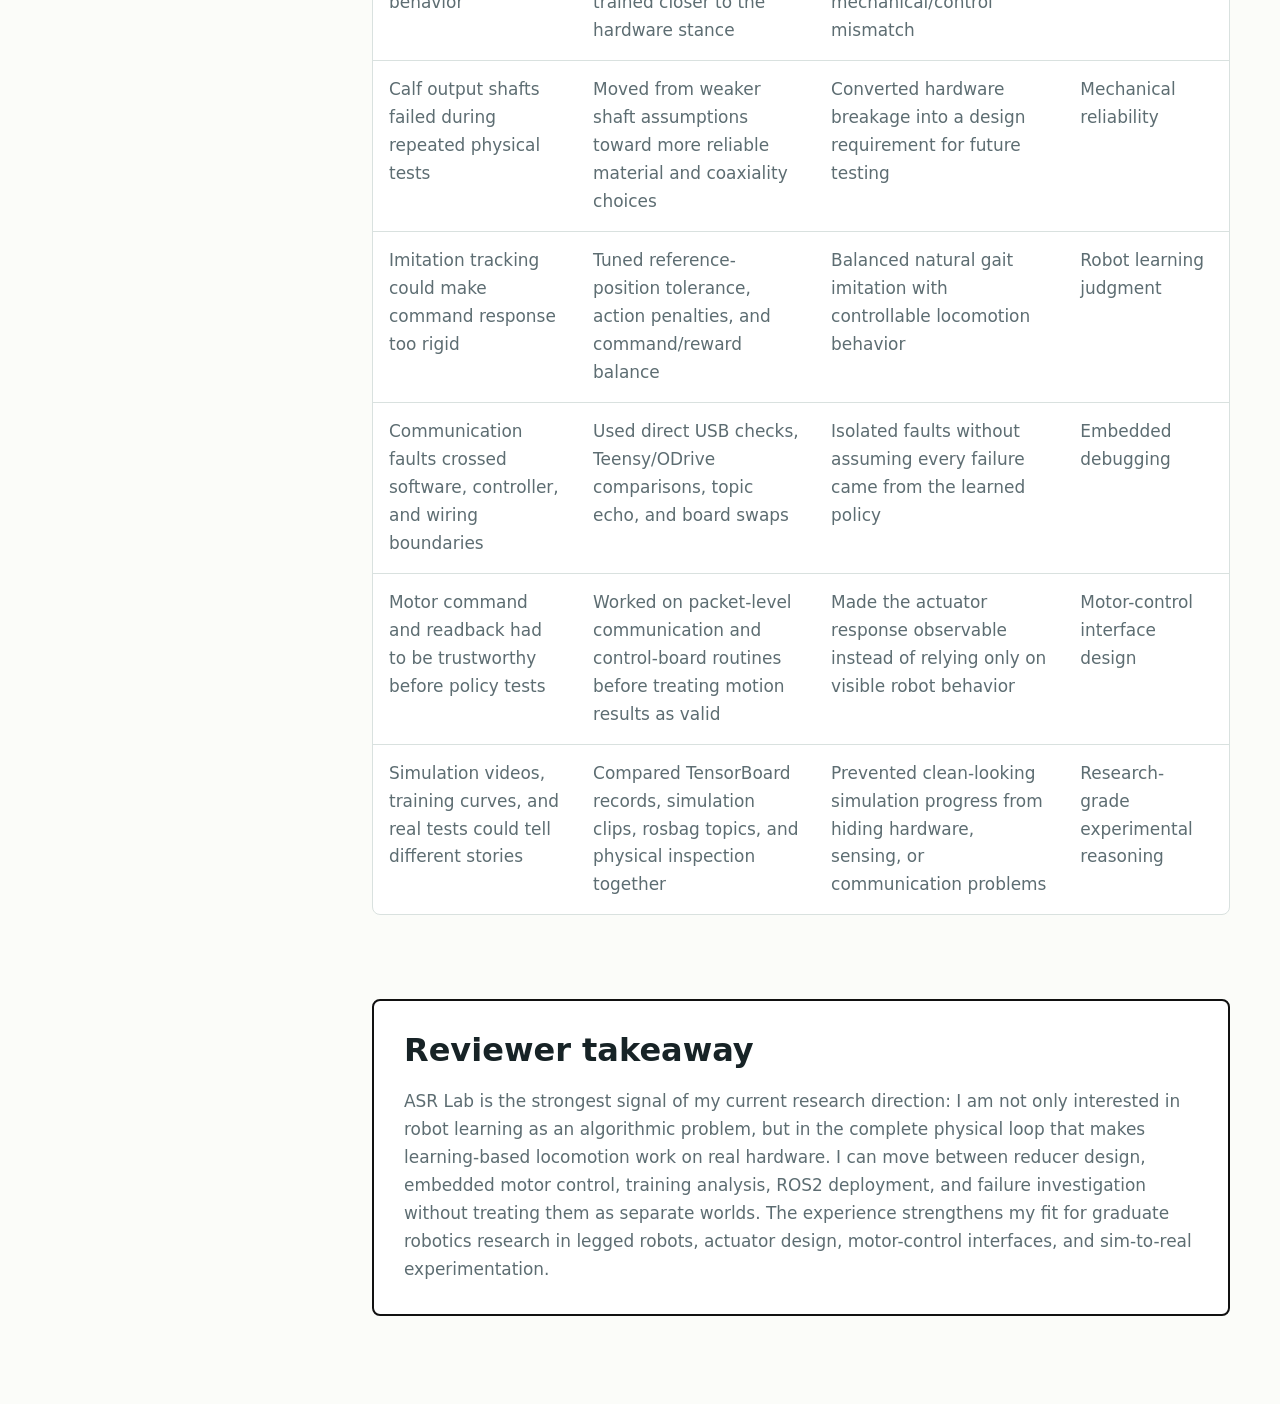
<file: asr-lab.html>
<!DOCTYPE html>

<html lang="en">
<head>
<meta charset="utf-8"/>
<meta content="width=device-width, initial-scale=1" name="viewport"/>
<title>NTUME ASR Lab Quadruped Research | CHENG-HSUAN LEE</title>
<meta content="Control systems laboratory experience of CHENG-HSUAN LEE in NTUME ASR Lab, focused on quadruped actuator hardware, motor communication, Isaac Lab locomotion training, ROS2 deployment, and sim-to-real debugging." name="description"/>
<link href="site.css?v=20261108-focused" rel="stylesheet"/>
<link href="project.css?v=20261108-focused" rel="stylesheet"/>
<link href="focused.css?v=20261108-expanded-cases" rel="stylesheet"/></head>
<body class="project-page focused-case">
<header class="site-header">
<a aria-label="CHENG-HSUAN LEE home" class="brand" href="index.html#home">CHL</a>
<nav aria-label="Primary navigation" class="nav-links"><a href="index.html#laboratory">Laboratory</a><a href="index.html#publication">Publication</a><a href="index.html#skills">Capabilities</a><a href="index.html#projects">Projects</a><a href="index.html#materials">CV/PDF</a><a href="index.html#contact">Contact</a></nav>
</header>
<main>
<section class="project-hero">
<a href="index.html#projects">Back to portfolio</a>
<p class="section-kicker">Case Study | Control Systems Laboratory Experience</p>
<h1>NTUME ASR Lab</h1><p class="case-lead">Quadruped research across actuator hardware, embedded motor control, learned locomotion, and physical deployment.</p>
<div aria-label="Case study navigation" class="case-jump-links"><a href="#case-evidence">Key evidence</a><a href="#technical-details">Technical details</a></div></section>
<section aria-label="ASR Lab experience at a glance" class="case-glance"><article><span>Contribution</span><strong>Reducers · motor interfaces · training &amp; tests</strong></article><article><span>Platform</span><strong>Rifle · custom 12-DoF quadruped</strong></article><article><span>Research output</span><strong>First-author CACS 2026 paper</strong></article><article><span>Recognition</span><strong>Best Student Paper Award · Honorable Mention</strong></article></section>
<section class="project-detail-shell">
<aside aria-label="ASR Lab experience facts" class="fact-strip">
<article>
<span>Role</span>
<strong>Undergraduate lab member focused on hardware-control integration and locomotion testing</strong>
</article>
<article>
<span>Robot</span>
<strong>Rifle 12-DoF quadruped with ODrive motor control, Teensy/NX integration, and IMU feedback</strong>
</article>
<article>
<span>Hardware Focus</span>
<strong>Cycloidal and planetary reducer concepts, actuator modules, calibration, wiring, and repair</strong>
</article>
<article>
<span>Control Focus</span>
<strong>Motor communication packets, RL/IL training, ROS2 deployment, logs, and sim-to-real diagnosis</strong>
</article>
</aside>
<section class="detail-layout" id="case-evidence">
<section aria-labelledby="lab-publication-title" class="case-module">
<p class="section-kicker">First-Author Publication | CACS 2026</p>
<h2 id="lab-publication-title">Laboratory experiments became an award-recognized research paper.</h2>
<p>I am the first author of our CACS 2026 paper on gait-generator-guided reinforcement learning and sim-to-real performance analysis. I presented the work in person in English; the paper received the Best Student Paper Award — Honorable Mention after selection among 11 finalists.</p>
<a class="text-link" href="cacs-2026.html">Click here: Read the research case study</a>
</section>
<section aria-labelledby="asr-framing-title" class="case-module">
<h2 id="asr-framing-title">Research framing</h2>
<p class="module-intro">
              My lab work sits in the gap between a learned locomotion policy and the machine that must
              execute it. I treat each build, training run, and deployment attempt as a traceable experiment:
              what command was sent, what the actuator actually did, what the logs recorded, and which
              mechanical or control assumption failed.
            </p>
<div class="decision-grid">
<div class="decision-item">
<strong>Physical interface</strong>
<p>Developed reducer and actuator concepts while checking assembly tolerance, encoder alignment, wiring, and repair access.</p>
</div>
<div class="decision-item">
<strong>Control interface</strong>
<p>Worked with motor communication packets, command/readback routines, Arduino/Teensy-side control, and ODrive setup.</p>
</div>
<div class="decision-item">
<strong>Experimental evidence</strong>
<p>Connected TensorBoard records, ROS2 topics, rosbag data, videos, and physical inspection into debugging decisions.</p>
</div>
</div>
</section>
<article class="detail-feature asr-gallery-feature">
<div class="detail-text">
<h2>Built the hardware-control interface that robot learning depends on.</h2>
<p>
                In ASR Lab, I worked close to the actuator layer: cycloidal and planetary reduction
                gearbox concepts, fabrication details, motor command/readback routines, control-board
                programming, wiring checks, calibration, and repeated hardware repair. The work made one
                point very clear: robot learning only becomes useful when the physical platform can execute
                commands repeatably within actuator, gearbox, and sensing limits.
              </p>
<p>
                I treated each motor module as both a mechanism and a measurement device. Rough rotation,
                high current, encoder drift, or violent initial motion could not be explained from software
                alone, so I traced failures through reducer assembly, magnet-seat tolerance, ODrive settings,
                motor ID/communication checks, wiring, and real joint behavior.
              </p>
<p>
                My hardware notes include Cubemars RO80 motor testing, current and velocity-limit behavior,
                encoder and magnet-seat tolerance issues, calf output shaft failures, coaxiality concerns,
                material choices, and assembly revisions made after physical tests. That record helped turn
                broken parts and unstable motion into usable design requirements for the next build.
              </p>
</div>
<div aria-label="ASR Lab hardware media area" class="feature-media asr-hardware-mosaic">
<figure class="media-photo media-primary">
<img alt="ASR Lab actuator and gearbox hardware interface documentation" src="assets/photos/asr-hardware-interface-gearbox.png"/>
</figure>
<figure class="media-photo media-secondary asr-compact-photo">
<img alt="ASR Lab quadruped actuator module and wiring close-up" src="assets/photos/asr-hardware-interface-motor-a.jpg"/>
</figure>
<figure class="media-photo media-secondary">
<img alt="ASR Lab quadruped hardware assembly and actuator testing view" src="assets/photos/asr-hardware-interface-motor-b.jpg"/>
</figure>
</div>
</article>
<article class="detail-feature reverse asr-gallery-feature">
<div class="detail-text">
<h2>Treated locomotion training as an engineering experiment, not a black box.</h2>
<p>
                I recorded and compared locomotion training runs in Isaac Lab with the same mindset I use
                for hardware tests: isolate one hypothesis, compare the evidence, then decide whether the
                next change belongs in reward design, command settings, observation choices, or the physical
                robot assumption. The logs covered foot clearance, flat orientation, gait timing, base
                height, contact penalties, torque limits, action-rate penalties, and stand-still behavior.
              </p>
<p>
                The important skill was not just launching training. It was learning what a policy was
                optimizing, why a gait became unstable or too rigid, when imitation learning helped produce
                natural motion, and when it limited command-following flexibility. I used checkpoints,
                TensorBoard curves, simulation videos, and test notes to make the training process readable
                enough to support engineering decisions.
              </p>
<div class="decision-grid">
<div class="decision-item">
<strong>Reward tuning</strong>
<p>Compared how clearance, contact, posture, torque, and action-rate terms changed gait behavior.</p>
</div>
<div class="decision-item">
<strong>IL/RL balance</strong>
<p>Tracked the tradeoff between natural motion imitation and controllable command response.</p>
</div>
<div class="decision-item">
<strong>Run records</strong>
<p>Used checkpoints, TensorBoard, videos, and written notes to make policy changes traceable.</p>
</div>
</div>
</div>
<div aria-label="ASR Lab training media area" class="feature-media asr-media-gallery asr-training-gallery">
<figure class="media-photo media-primary asr-gallery-wide">
<img alt="ASR Lab locomotion policy training summary screenshot" src="assets/photos/asr-training-policy-summary.png"/>
</figure>
<figure class="media-photo media-secondary">
<img alt="ASR Lab quadruped locomotion simulation environment view" src="assets/photos/asr-training-simulation-view.png"/>
</figure>
<figure class="media-photo media-secondary">
<img alt="Isaac Lab locomotion training experiment and simulation screenshot" src="assets/photos/asr-training-experiment.png"/>
</figure>
<figure class="media-photo media-secondary">
<img alt="ASR Lab locomotion training run comparison and diagnostic plots" src="assets/photos/asr-training-run-comparison.png"/>
</figure>
</div>
</article>
<article class="detail-feature asr-gallery-feature">
<div class="detail-text">
<h2>Closed the sim-to-real loop through logs, rosbag data, and failure analysis.</h2>
<p>
                Deployment work forced the system view: launch motor and sensor communication, verify the
                standing pose, run the learned policy, record rosbag data, inspect command and motor topics,
                compare simulated foot-height outputs with physical behavior, then decide whether the next
                fix belonged in hardware, calibration, state estimation, communication, or policy design.
              </p>
<p>
                I helped analyze issues such as violent initial motor motion, standing-pose mismatch,
                motor protection, joint shaking, front-foot dragging, IMU unit interpretation, Teensy to
                ODrive communication faults, loose shaft links, and repeated calf shaft failures. Logs,
                topic data, run comparisons, and physical inspection helped separate policy problems from
                hardware and communication problems, so failures became design evidence instead of noise.
              </p>
<p>
                This loop strengthened the kind of judgment I want to bring to graduate robotics research:
                do not trust a clean simulation until the actuator response, sensing pipeline, communication
                timing, and physical failure history explain why the real robot should behave the same way.
              </p>
</div>
<div aria-label="ASR Lab deployment media area" class="feature-media asr-media-gallery asr-deployment-gallery">
<figure class="media-photo media-primary asr-gallery-wide">
<img alt="ASR Lab actuator bench testing with control computer and motor hardware" src="assets/photos/asr-sim-to-real-bench-test.jpg"/>
</figure>
<figure class="media-photo media-secondary">
<img alt="ASR Lab sim-to-real debugging and quadruped deployment test documentation" src="assets/photos/asr-sim-to-real-debug.jpg"/>
</figure>
<figure class="media-photo media-secondary">
<img alt="ASR Lab sim-to-real log review and debugging record" src="assets/photos/asr-sim-to-real-log-view.png"/>
</figure>
</div>
</article>
<section aria-labelledby="asr-sim-real-video-title" class="case-module asr-video-reel">
<h2 id="asr-sim-real-video-title">Simulation-to-real validation</h2>
<p class="module-intro">
              These clips document the validation path from simulated locomotion to hardware-side tests.
              I use them as engineering evidence, not decoration: each video helps connect policy behavior,
              leg actuation, load response, and real-robot deployment failure modes.
            </p>
<div aria-label="ASR Lab simulation and real-robot videos" class="demo-video-grid asr-video-grid">
<figure class="demo-video-card">
<video controls="" playsinline="" preload="metadata" src="assets/videos/asr-locomotion-simulation.mp4"></video>
<figcaption>Simulation locomotion test</figcaption>
</figure>
<figure class="demo-video-card">
<video controls="" playsinline="" preload="metadata" src="assets/videos/asr-sim-to-real-deployment.mp4"></video>
<figcaption>Real-robot sim-to-real deployment</figcaption>
</figure>
<figure class="demo-video-card">
<video controls="" playsinline="" preload="metadata" src="assets/videos/asr-leg-motor-fitting.mp4"></video>
<figcaption>Leg motor fitting test</figcaption>
</figure>
<figure class="demo-video-card">
<video controls="" playsinline="" preload="metadata" src="assets/videos/asr-robot-dog-load-test.mp4"></video>
<figcaption>Quadruped load-bearing test</figcaption>
</figure>
</div>
</section>
<div id="technical-details"><section aria-labelledby="asr-flow-title" class="case-module">
<h2 id="asr-flow-title">Engineering flow</h2>
<div aria-label="ASR Lab engineering flow" class="system-flow">
<article class="flow-step">
<span>01</span>
<strong>Build the actuator layer</strong>
<p>Assemble reducers, motor modules, shafts, wiring, control boards, encoder seats, and motor IDs.</p>
</article>
<article class="flow-step">
<span>02</span>
<strong>Make control measurable</strong>
<p>Check command/readback behavior, current limits, velocity limits, ODrive setup, and board communication.</p>
</article>
<article class="flow-step">
<span>03</span>
<strong>Train and evaluate policies</strong>
<p>Use Isaac Lab RL/IL workflows, reward shaping, checkpoints, TensorBoard records, and simulation videos.</p>
</article>
<article class="flow-step">
<span>04</span>
<strong>Deploy, log, and revise</strong>
<p>Run ROS2 launches and rosbag checks, then trace failures back to hardware, communication, calibration, or policy design.</p>
</article>
</div>
</section></div>
<section aria-labelledby="asr-table-title" class="case-module">
<h2 id="asr-table-title">Technical decision table</h2>
<div class="decision-table-wrap">
<table class="decision-table">
<thead>
<tr>
<th>Constraint</th>
<th>Decision</th>
<th>Why it mattered</th>
<th>Skill demonstrated</th>
</tr>
</thead>
<tbody>
<tr>
<td>Gearbox and encoder tolerance created high current and rough rotation</td>
<td>Rebuilt magnet seats, rechecked motor assemblies, and revised the encoder approach</td>
<td>Protected motors and made control behavior more trustworthy before policy deployment</td>
<td>Actuator diagnosis</td>
</tr>
<tr>
<td>Standing pose mismatch caused unsafe initial motor behavior</td>
<td>Compared simulation outputs, real motor logs, and models trained closer to the hardware stance</td>
<td>Connected an RL deployment failure to a concrete mechanical/control mismatch</td>
<td>Sim-to-real reasoning</td>
</tr>
<tr>
<td>Calf output shafts failed during repeated physical tests</td>
<td>Moved from weaker shaft assumptions toward more reliable material and coaxiality choices</td>
<td>Converted hardware breakage into a design requirement for future testing</td>
<td>Mechanical reliability</td>
</tr>
<tr>
<td>Imitation tracking could make command response too rigid</td>
<td>Tuned reference-position tolerance, action penalties, and command/reward balance</td>
<td>Balanced natural gait imitation with controllable locomotion behavior</td>
<td>Robot learning judgment</td>
</tr>
<tr>
<td>Communication faults crossed software, controller, and wiring boundaries</td>
<td>Used direct USB checks, Teensy/ODrive comparisons, topic echo, and board swaps</td>
<td>Isolated faults without assuming every failure came from the learned policy</td>
<td>Embedded debugging</td>
</tr>
<tr>
<td>Motor command and readback had to be trustworthy before policy tests</td>
<td>Worked on packet-level communication and control-board routines before treating motion results as valid</td>
<td>Made the actuator response observable instead of relying only on visible robot behavior</td>
<td>Motor-control interface design</td>
</tr>
<tr>
<td>Simulation videos, training curves, and real tests could tell different stories</td>
<td>Compared TensorBoard records, simulation clips, rosbag topics, and physical inspection together</td>
<td>Prevented clean-looking simulation progress from hiding hardware, sensing, or communication problems</td>
<td>Research-grade experimental reasoning</td>
</tr>
</tbody>
</table>
</div>
</section>
<section aria-labelledby="asr-takeaway-title" class="takeaway-band">
<h2 id="asr-takeaway-title">Reviewer takeaway</h2>
<p>
              ASR Lab is the strongest signal of my current research direction: I am not only interested
              in robot learning as an algorithmic problem, but in the complete physical loop that makes
              learning-based locomotion work on real hardware. I can move between reducer design,
              embedded motor control, training analysis, ROS2 deployment, and failure investigation without
              treating them as separate worlds. The experience strengthens my fit for graduate robotics
              research in legged robots, actuator design, motor-control interfaces, and sim-to-real
              experimentation.
            </p>
</section>
</section>
</section>
</main>
</body>
</html>
</file>
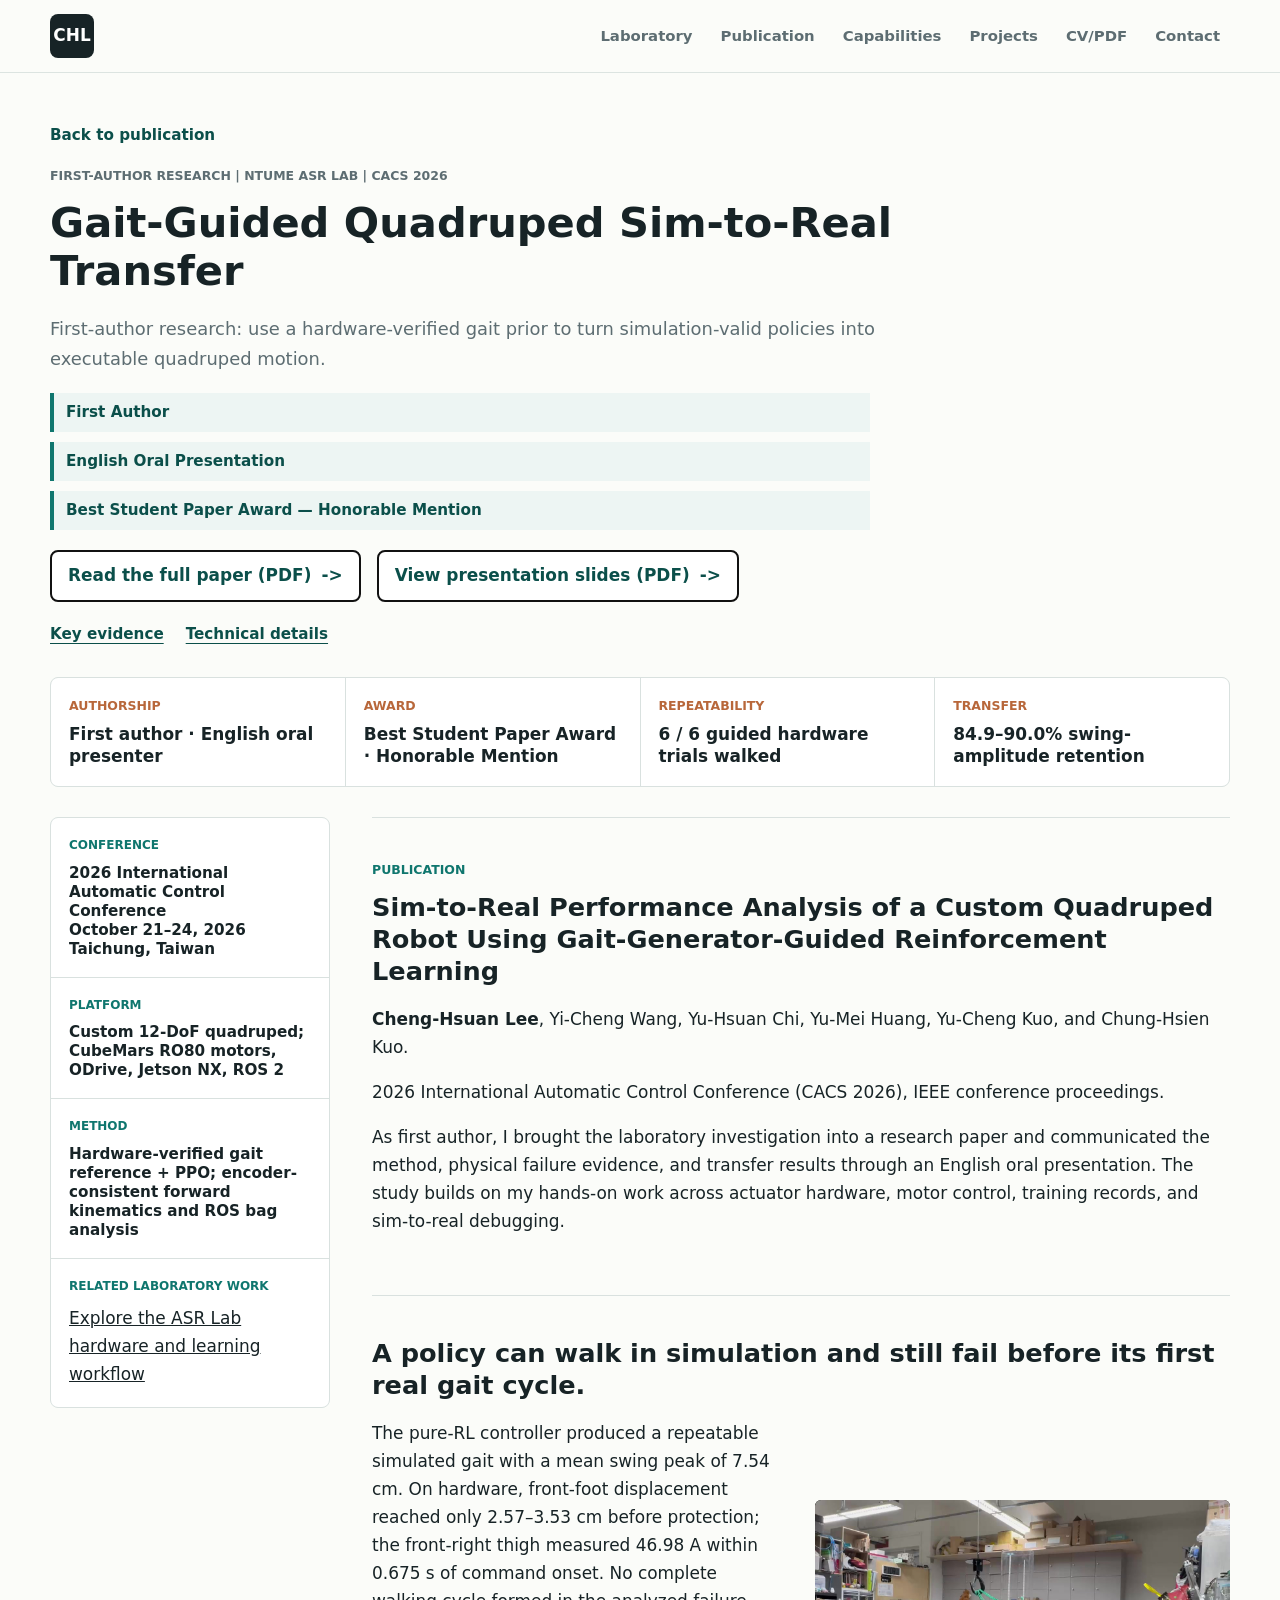
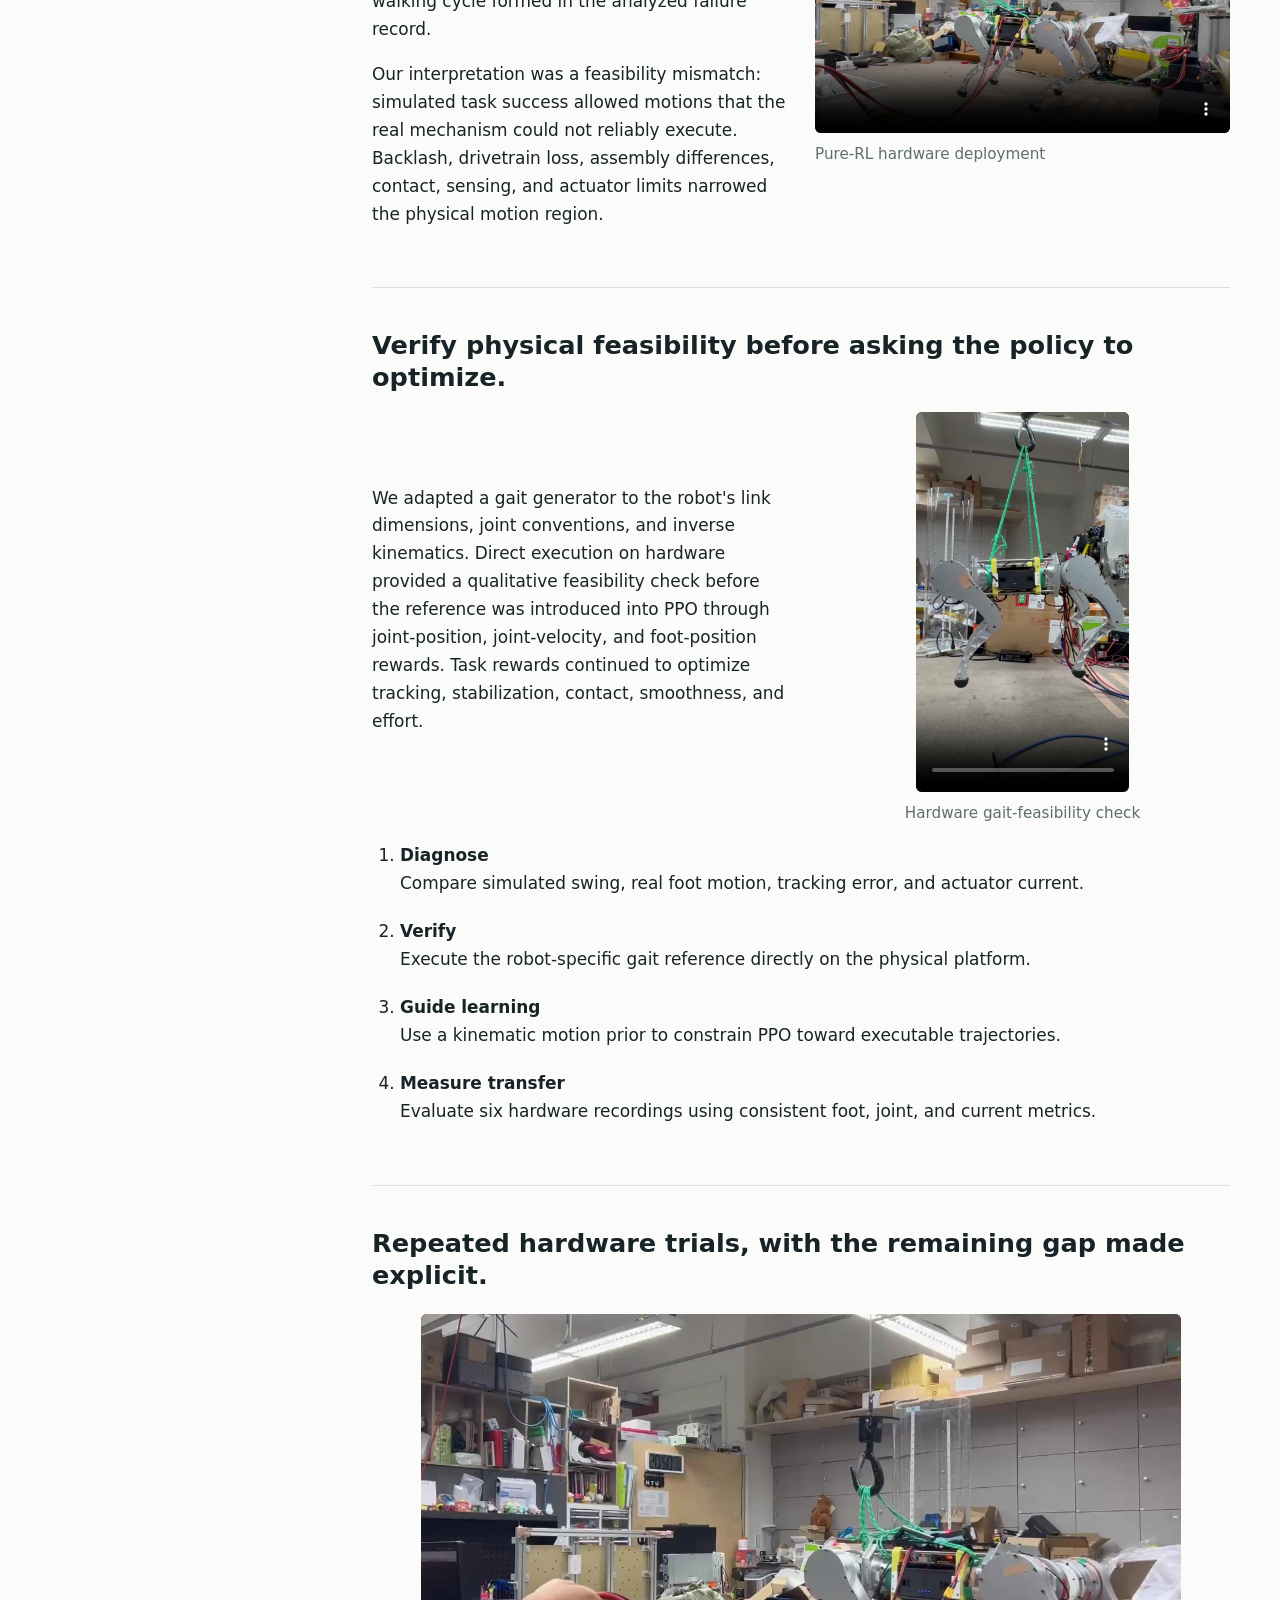
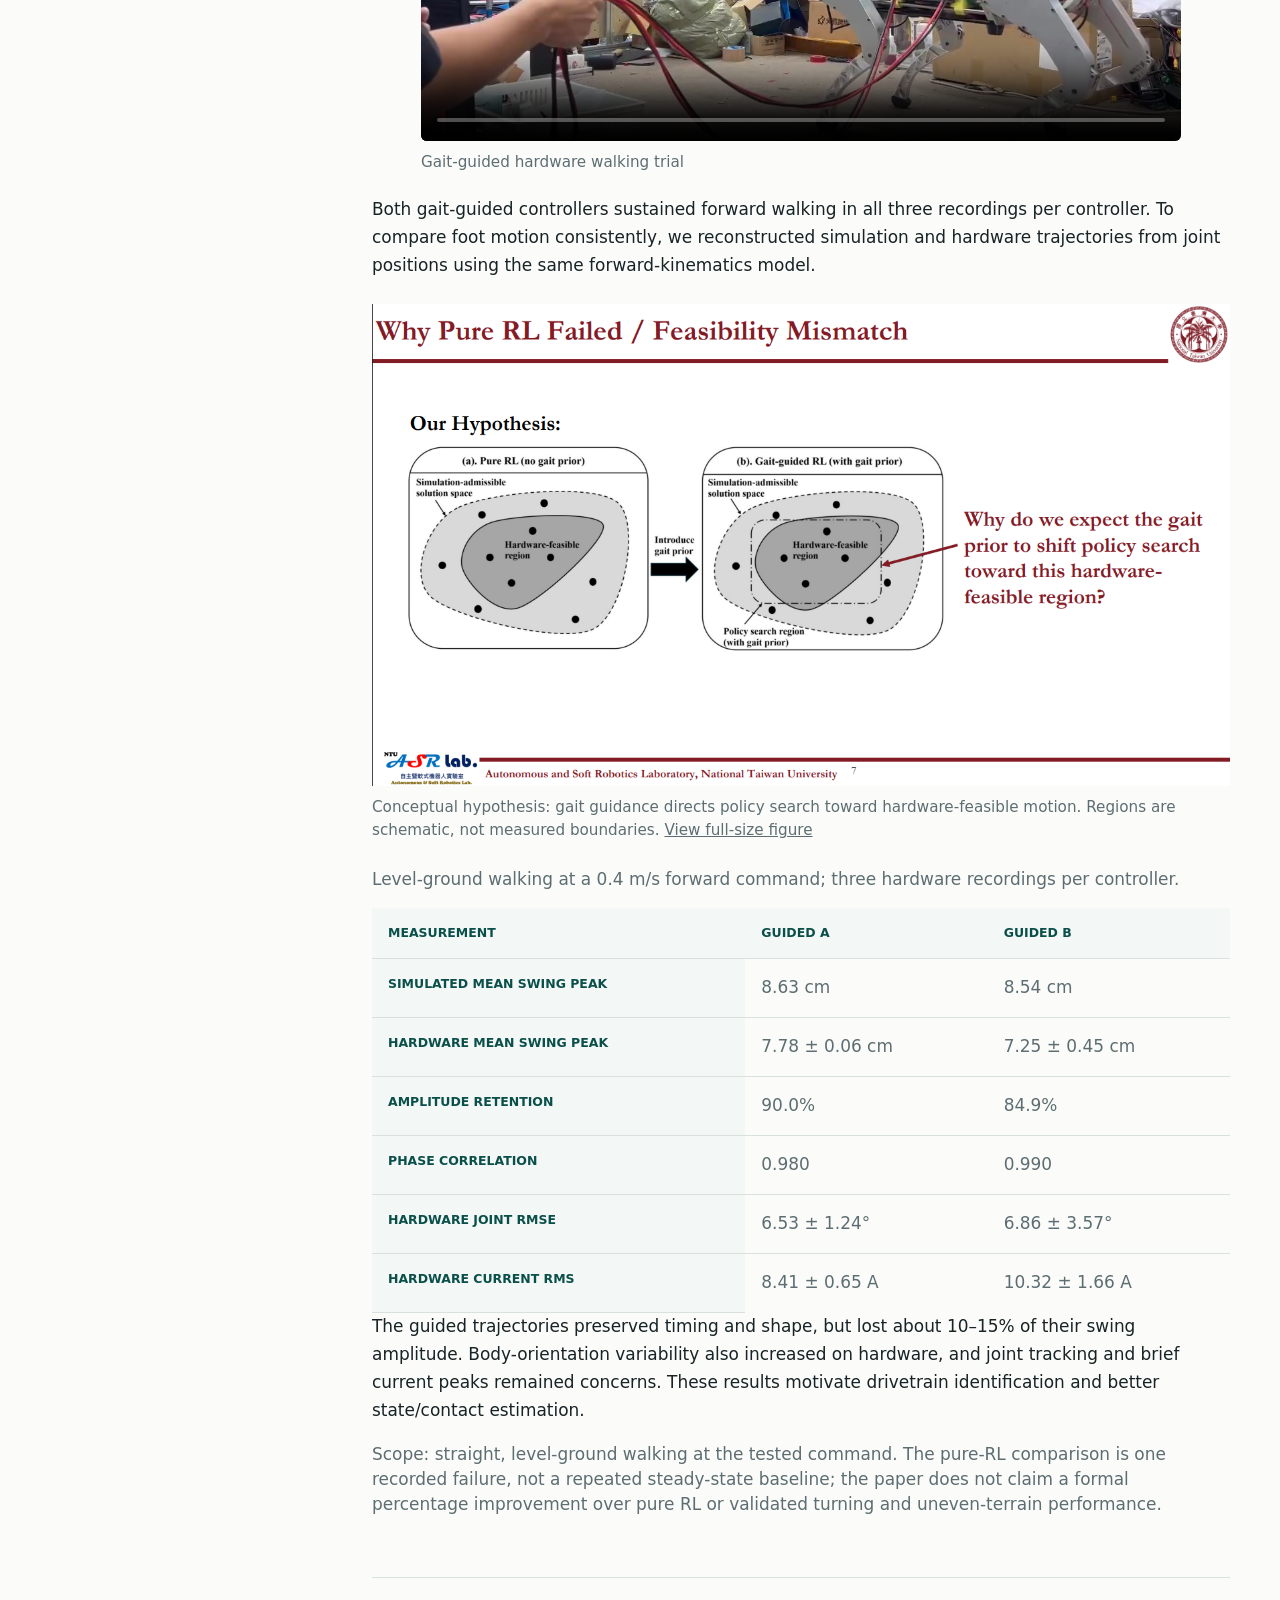
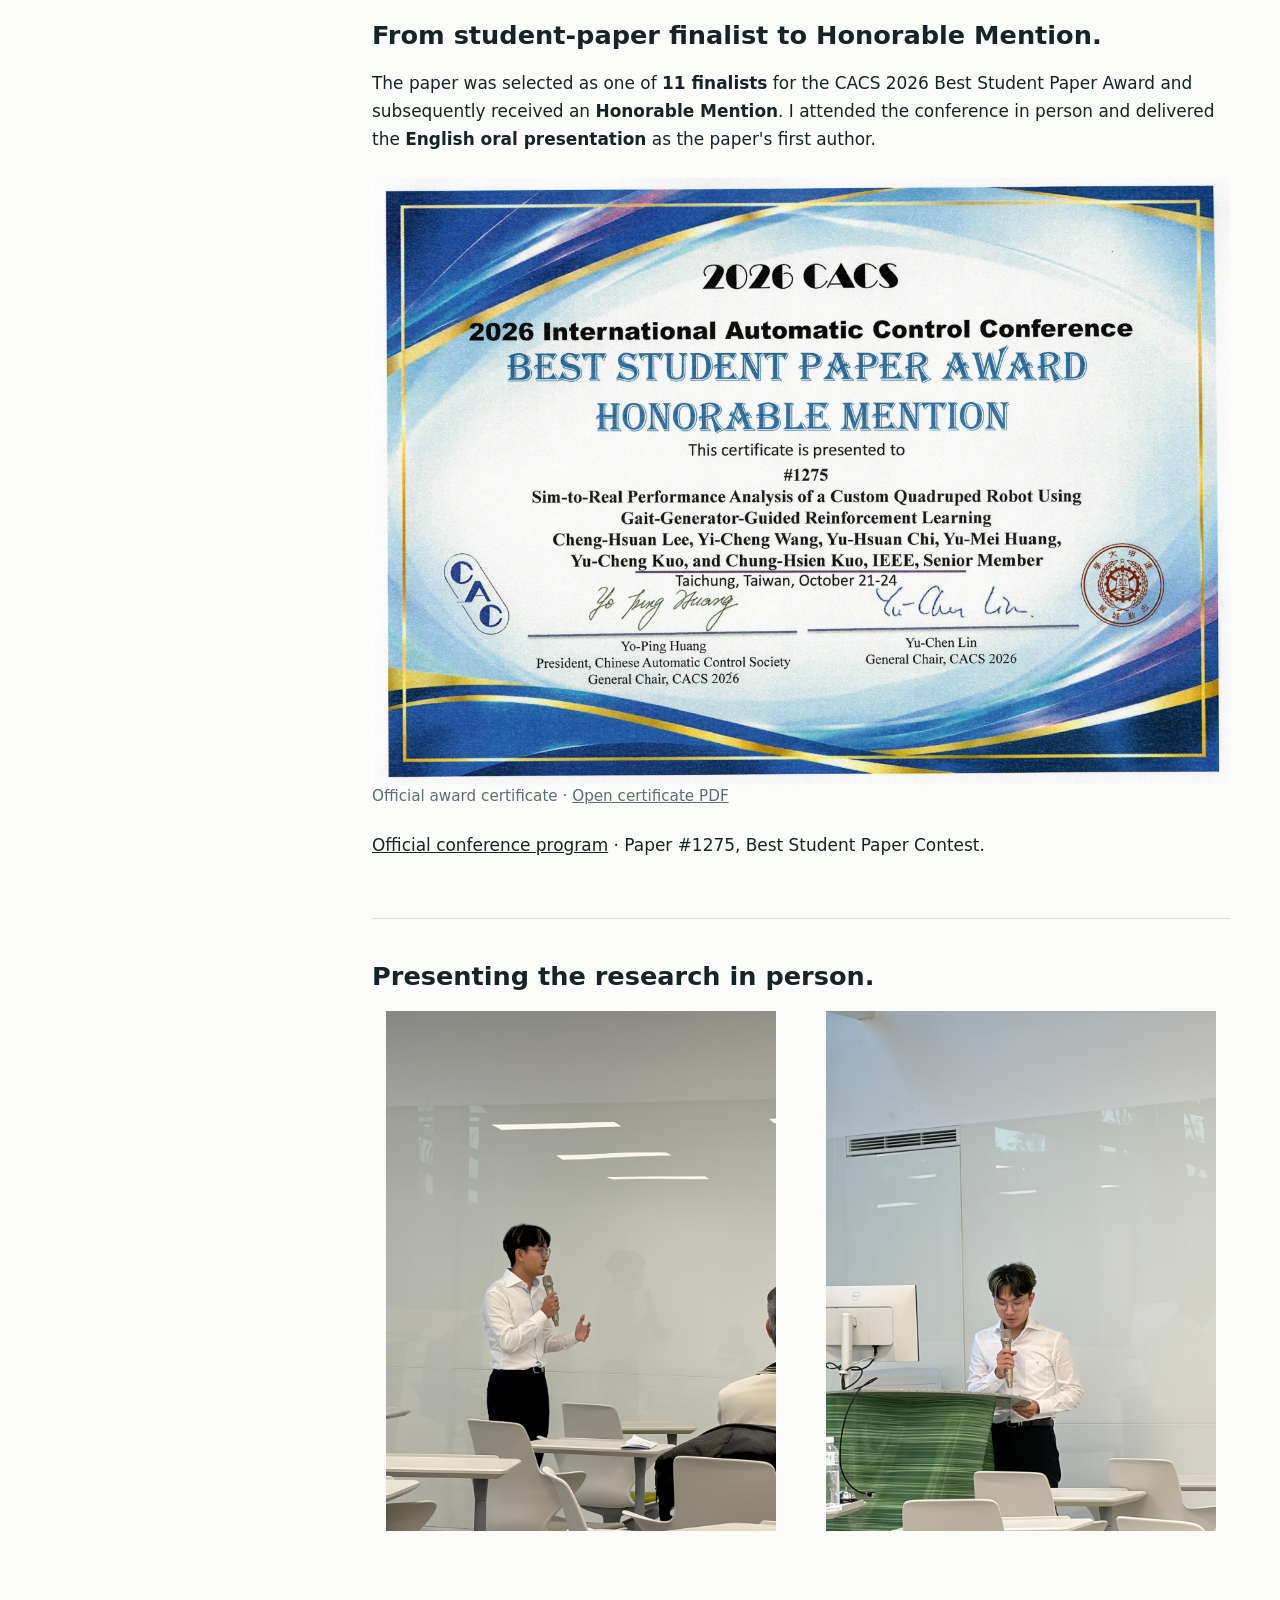
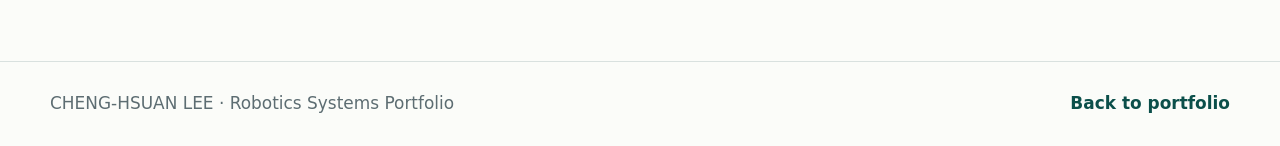
<file: cacs-2026.html>
<!DOCTYPE html>

<html lang="en">
<head>
<meta charset="utf-8"/>
<meta content="width=device-width, initial-scale=1" name="viewport"/>
<title>CACS 2026 First-Author Research | CHENG-HSUAN LEE</title>
<meta content="First-author CACS 2026 paper by Cheng-Hsuan Lee on gait-guided quadruped sim-to-real transfer. Best Student Paper Award Honorable Mention and in-person English oral presentation." name="description"/>
<link href="site.css?v=20261108-focused" rel="stylesheet"/>
<link href="project.css?v=20261108-focused" rel="stylesheet"/>
<link href="focused.css?v=20261109-research-figure" rel="stylesheet"/></head>
<body class="project-page publication-page focused-case">
<header class="site-header">
<a aria-label="CHENG-HSUAN LEE home" class="brand" href="index.html#home">CHL</a>
<nav aria-label="Primary navigation" class="nav-links"><a href="index.html#laboratory">Laboratory</a><a href="index.html#publication">Publication</a><a href="index.html#skills">Capabilities</a><a href="index.html#projects">Projects</a><a href="index.html#materials">CV/PDF</a><a href="index.html#contact">Contact</a></nav>
</header>
<main>
<section class="project-hero">
<a href="index.html#publication">Back to publication</a>
<p class="section-kicker">First-Author Research | NTUME ASR Lab | CACS 2026</p>
<h1>Gait-Guided Quadruped Sim-to-Real Transfer</h1><p class="case-lead">First-author research: use a hardware-verified gait prior to turn simulation-valid policies into executable quadruped motion.</p>
<ul aria-label="Research highlights" class="publication-highlights">
<li>First Author</li>
<li>English Oral Presentation</li>
<li class="publication-award-highlight">Best Student Paper Award — Honorable Mention</li>
</ul>
<div class="publication-actions"><a class="text-link" href="assets/documents/cacs-2026-quadruped-paper.pdf" rel="noopener" target="_blank">Read the full paper (PDF)</a><a class="text-link" href="assets/documents/cacs-2026-presentation-slides.pdf" rel="noopener" target="_blank">View presentation slides (PDF)</a></div>
<div aria-label="Case study navigation" class="case-jump-links"><a href="#case-evidence">Key evidence</a><a href="#technical-details">Technical details</a></div></section>
<section aria-label="Research at a glance" class="case-glance"><article><span>Authorship</span><strong>First author · English oral presenter</strong></article><article><span>Award</span><strong>Best Student Paper Award · Honorable Mention</strong></article><article><span>Repeatability</span><strong>6 / 6 guided hardware trials walked</strong></article><article><span>Transfer</span><strong>84.9–90.0% swing-amplitude retention</strong></article></section>
<section class="project-detail-shell">
<aside aria-label="Publication facts" class="fact-strip">
<article><span>Conference</span><strong>2026 International Automatic Control Conference<br/>October 21–24, 2026<br/>Taichung, Taiwan</strong></article>
<article><span>Platform</span><strong>Custom 12-DoF quadruped; CubeMars RO80 motors, ODrive, Jetson NX, ROS 2</strong></article>
<article><span>Method</span><strong>Hardware-verified gait reference + PPO; encoder-consistent forward kinematics and ROS bag analysis</strong></article>
<article><span>Related laboratory work</span><a href="asr-lab.html">Explore the ASR Lab hardware and learning workflow</a></article>
</aside>
<div class="detail-layout" id="case-evidence">
<section aria-labelledby="paper-title" class="case-module">
<p class="section-kicker">Publication</p>
<h2 id="paper-title">Sim-to-Real Performance Analysis of a Custom Quadruped Robot Using Gait-Generator-Guided Reinforcement Learning</h2>
<p><strong>Cheng-Hsuan Lee</strong>, Yi-Cheng Wang, Yu-Hsuan Chi, Yu-Mei Huang, Yu-Cheng Kuo, and Chung-Hsien Kuo.</p>
<p>2026 International Automatic Control Conference (CACS 2026), IEEE conference proceedings.</p>
<p>As first author, I brought the laboratory investigation into a research paper and communicated the method, physical failure evidence, and transfer results through an English oral presentation. The study builds on my hands-on work across actuator hardware, motor control, training records, and sim-to-real debugging.</p>
</section>
<div id="technical-details"><section aria-labelledby="question-title" class="case-module">
<h2 id="question-title">A policy can walk in simulation and still fail before its first real gait cycle.</h2>
<div class="cacs-media-layout"><div>
<p>The pure-RL controller produced a repeatable simulated gait with a mean swing peak of 7.54 cm. On hardware, front-foot displacement reached only 2.57–3.53 cm before protection; the front-right thigh measured 46.98 A within 0.675 s of command onset. No complete walking cycle formed in the analyzed failure record.</p>
<p>Our interpretation was a feasibility mismatch: simulated task success allowed motions that the real mechanism could not reliably execute. Backlash, drivetrain loss, assembly differences, contact, sensing, and actuator limits narrowed the physical motion region.</p>
</div><figure class="cacs-video">
<video controls playsinline preload="none" poster="assets/photos/cacs-pure-rl-failure-poster.jpg" width="1280" height="720" aria-label="Pure-RL hardware deployment failure"><source src="assets/videos/cacs-pure-rl-failure.mp4" type="video/mp4"/><a href="assets/videos/cacs-pure-rl-failure.mp4">Open the deployment video</a></video>
<figcaption>Pure-RL hardware deployment</figcaption>
</figure></div>
</section></div>
<section aria-labelledby="method-title" class="case-module">
<h2 id="method-title">Verify physical feasibility before asking the policy to optimize.</h2>
<div class="cacs-media-layout"><div>
<p>We adapted a gait generator to the robot's link dimensions, joint conventions, and inverse kinematics. Direct execution on hardware provided a qualitative feasibility check before the reference was introduced into PPO through joint-position, joint-velocity, and foot-position rewards. Task rewards continued to optimize tracking, stabilization, contact, smoothness, and effort.</p>
</div><figure class="cacs-video cacs-portrait-video">
<video controls playsinline preload="none" poster="assets/photos/cacs-gait-feasibility-poster.jpg" width="720" height="1280" aria-label="Direct gait-reference execution on the physical quadruped"><source src="assets/videos/cacs-gait-feasibility.mp4" type="video/mp4"/><a href="assets/videos/cacs-gait-feasibility.mp4">Open the gait verification video</a></video>
<figcaption>Hardware gait-feasibility check</figcaption>
</figure></div>
<ol aria-label="Research workflow" class="publication-flow">
<li><strong>Diagnose</strong><span>Compare simulated swing, real foot motion, tracking error, and actuator current.</span></li>
<li><strong>Verify</strong><span>Execute the robot-specific gait reference directly on the physical platform.</span></li>
<li><strong>Guide learning</strong><span>Use a kinematic motion prior to constrain PPO toward executable trajectories.</span></li>
<li><strong>Measure transfer</strong><span>Evaluate six hardware recordings using consistent foot, joint, and current metrics.</span></li>
</ol>
</section>
<section aria-labelledby="results-title" class="case-module">
<h2 id="results-title">Repeated hardware trials, with the remaining gap made explicit.</h2>
<figure class="cacs-video cacs-results-video">
<video controls playsinline preload="none" poster="assets/photos/cacs-guided-hardware-trial-poster.jpg" width="1280" height="720" aria-label="Gait-guided quadruped hardware walking trial"><source src="assets/videos/cacs-guided-hardware-trial.mp4" type="video/mp4"/><a href="assets/videos/cacs-guided-hardware-trial.mp4">Open the hardware trial video</a></video>
<figcaption>Gait-guided hardware walking trial</figcaption>
</figure>
<p>Both gait-guided controllers sustained forward walking in all three recordings per controller. To compare foot motion consistently, we reconstructed simulation and hardware trajectories from joint positions using the same forward-kinematics model.</p>
<figure class="cacs-research-figure">
<a href="assets/photos/cacs-feasibility-mismatch.png" target="_blank" rel="noopener" aria-label="Open the full-size feasibility mismatch diagram"><img src="assets/photos/cacs-feasibility-mismatch.png" width="1281" height="720" loading="lazy" decoding="async" alt="Conceptual comparison of pure RL and gait-guided RL: a gait prior narrows the policy-search region toward motions executable by the physical robot."/></a>
<figcaption>Conceptual hypothesis: gait guidance directs policy search toward hardware-feasible motion. Regions are schematic, not measured boundaries. <a href="assets/photos/cacs-feasibility-mismatch.png" target="_blank" rel="noopener">View full-size figure</a></figcaption>
</figure>
<div aria-label="Guided controller results, scroll horizontally if needed" class="publication-table-wrap" role="region" tabindex="0">
<table class="decision-table">
<caption>Level-ground walking at a 0.4 m/s forward command; three hardware recordings per controller.</caption>
<thead><tr><th scope="col">Measurement</th><th scope="col">Guided A</th><th scope="col">Guided B</th></tr></thead>
<tbody>
<tr><th scope="row">Simulated mean swing peak</th><td>8.63 cm</td><td>8.54 cm</td></tr>
<tr><th scope="row">Hardware mean swing peak</th><td>7.78 ± 0.06 cm</td><td>7.25 ± 0.45 cm</td></tr>
<tr><th scope="row">Amplitude retention</th><td>90.0%</td><td>84.9%</td></tr>
<tr><th scope="row">Phase correlation</th><td>0.980</td><td>0.990</td></tr>
<tr><th scope="row">Hardware joint RMSE</th><td>6.53 ± 1.24°</td><td>6.86 ± 3.57°</td></tr>
<tr><th scope="row">Hardware current RMS</th><td>8.41 ± 0.65 A</td><td>10.32 ± 1.66 A</td></tr>
</tbody>
</table>
</div>
<p>The guided trajectories preserved timing and shape, but lost about 10–15% of their swing amplitude. Body-orientation variability also increased on hardware, and joint tracking and brief current peaks remained concerns. These results motivate drivetrain identification and better state/contact estimation.</p>
<p class="publication-note">Scope: straight, level-ground walking at the tested command. The pure-RL comparison is one recorded failure, not a repeated steady-state baseline; the paper does not claim a formal percentage improvement over pure RL or validated turning and uneven-terrain performance.</p>
</section>
<section aria-labelledby="award-title" class="case-module">
<h2 id="award-title">From student-paper finalist to Honorable Mention.</h2>
<p>The paper was selected as one of <strong>11 finalists</strong> for the CACS 2026 Best Student Paper Award and subsequently received an <strong>Honorable Mention</strong>. I attended the conference in person and delivered the <strong>English oral presentation</strong> as the paper's first author.</p>
<figure class="publication-certificate">
<a href="assets/documents/cacs-2026-award-certificate.pdf" rel="noopener" target="_blank"><img alt="Official CACS 2026 certificate: Best Student Paper Award Honorable Mention, paper 1275, Cheng-Hsuan Lee and coauthors" loading="lazy" src="assets/photos/cacs-2026-award.jpg"/></a>
<figcaption>Official award certificate · <a href="assets/documents/cacs-2026-award-certificate.pdf" rel="noopener" target="_blank">Open certificate PDF</a></figcaption>
</figure>
<p><a href="https://cacs2026.github.io/cacs2026-program/" rel="noopener" target="_blank">Official conference program</a> · Paper #1275, Best Student Paper Contest.</p>
</section>
<section aria-labelledby="conference-title" class="case-module">
<h2 id="conference-title">Presenting the research in person.</h2>
<div class="conference-gallery cacs-conference-photos">
<figure class="media-photo"><img alt="Cheng-Hsuan Lee delivering his English oral presentation at CACS 2026" decoding="async" width="1108" height="1477" loading="lazy" src="assets/photos/cacs-oral-presentation.jpg"/></figure>
<figure class="media-photo"><img alt="Cheng-Hsuan Lee presenting his quadruped sim-to-real research at the conference lectern" decoding="async" width="1108" height="1477" loading="lazy" src="assets/photos/cacs-research-talk.jpg"/></figure>
</div>
</section>
</div>
</section>
</main>
<footer class="site-footer"><p>CHENG-HSUAN LEE · Robotics Systems Portfolio</p><a href="index.html#publication">Back to portfolio</a></footer>
</body>
</html>
</file>
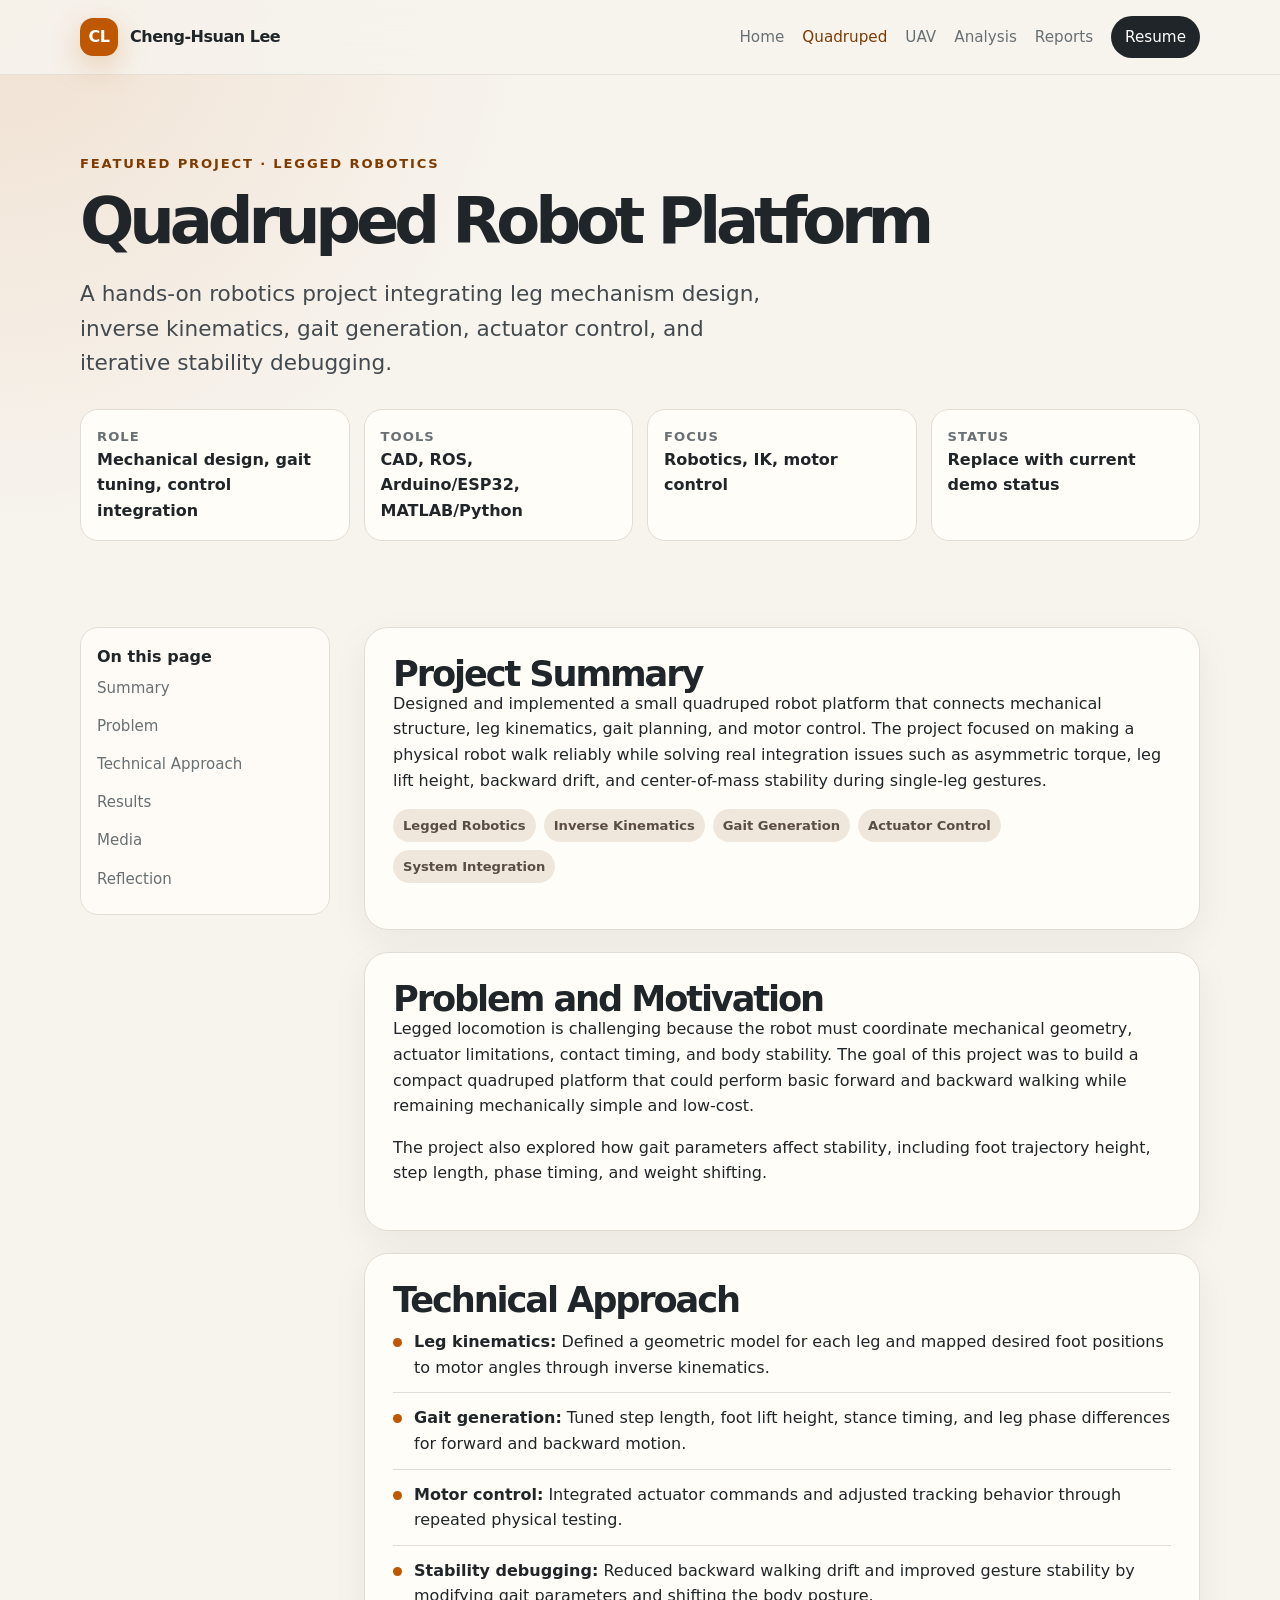
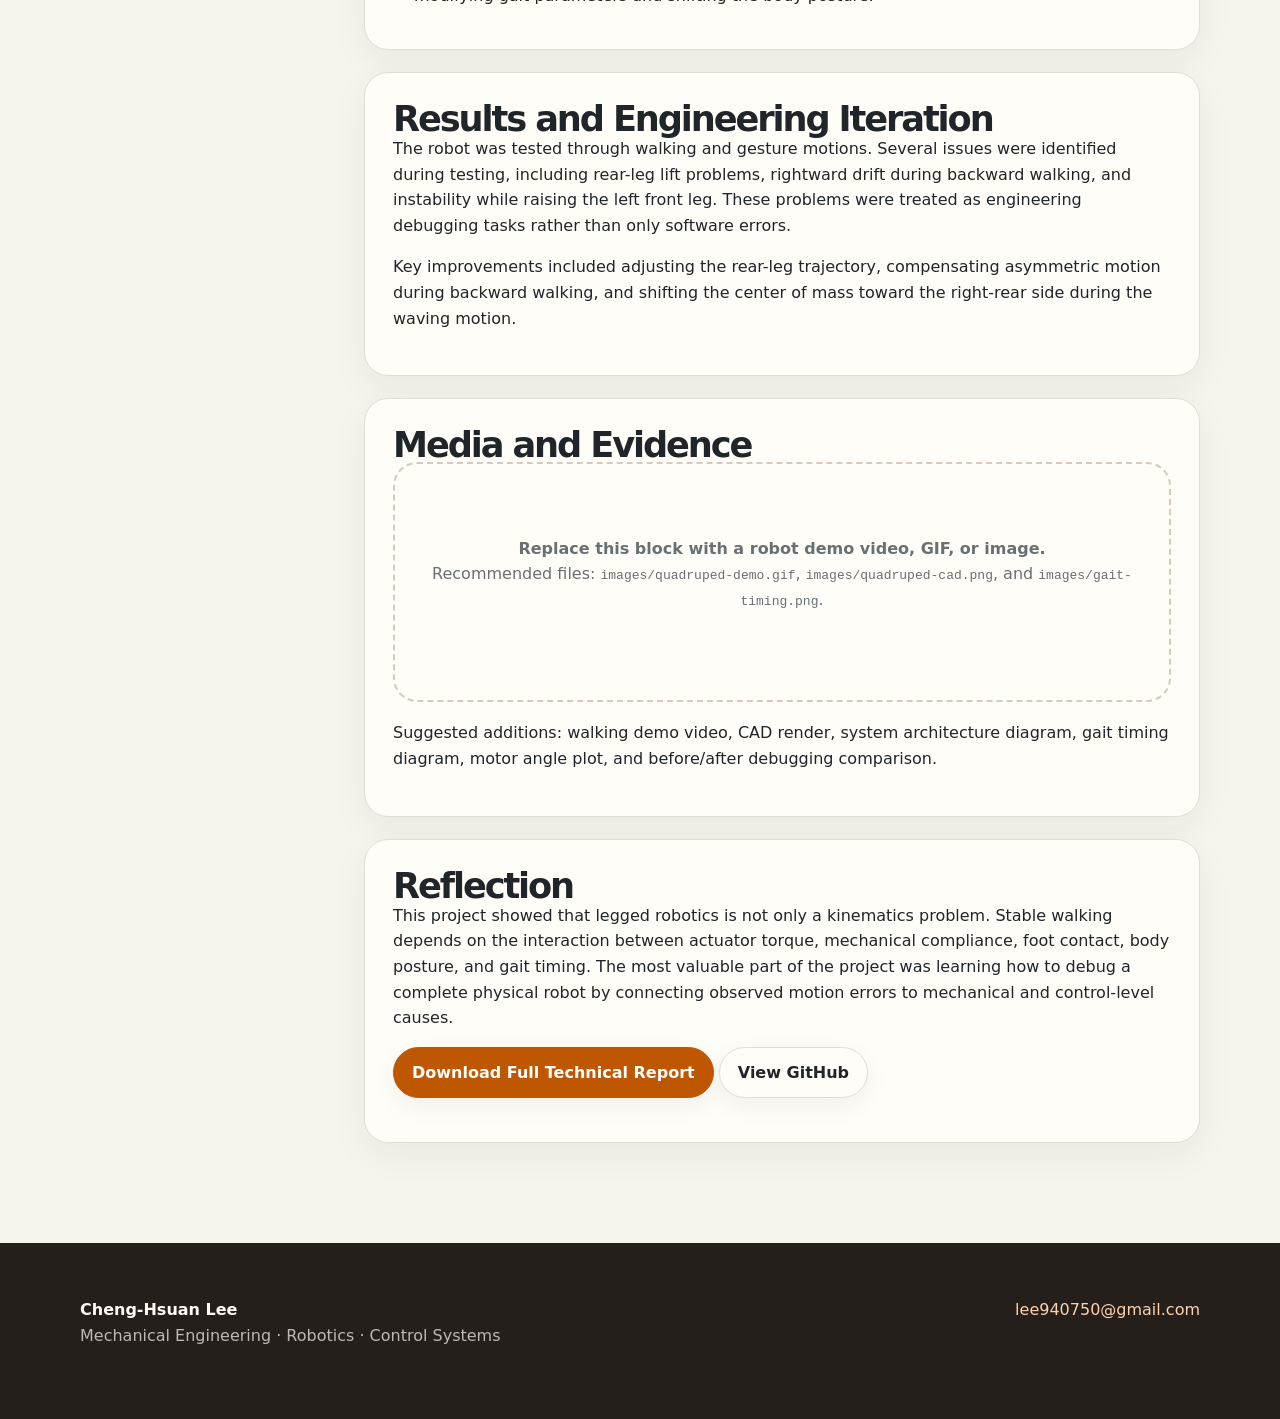
<file: quadruped.html>
<!doctype html>
<html lang="en">
<head>
  <meta charset="utf-8">
  <meta name="viewport" content="width=device-width, initial-scale=1">
  <title>Quadruped Robot | Cheng-Hsuan Lee</title>
  <meta name="description" content="Quadruped robot project case study by Cheng-Hsuan Lee.">
  <link rel="stylesheet" href="assets/styles.css">
</head>
<body>
  <header class="site-header">
    <div class="container nav">
      <a class="brand" href="index.html"><span class="brand-mark">CL</span><span>Cheng-Hsuan Lee</span></a>
      <nav class="nav-links">
        <a href="index.html">Home</a><a class="active" href="quadruped.html">Quadruped</a><a href="uav.html">UAV</a><a href="strain-analysis.html">Analysis</a><a href="reports.html">Reports</a><a class="nav-cta" href="resume.html">Resume</a>
      </nav>
    </div>
  </header>

  <main>
    <section class="page-hero">
      <div class="container">
        <div class="eyebrow">Featured Project · Legged Robotics</div>
        <h1>Quadruped Robot Platform</h1>
        <p class="hero-copy">A hands-on robotics project integrating leg mechanism design, inverse kinematics, gait generation, actuator control, and iterative stability debugging.</p>
        <div class="meta-grid">
          <div class="meta-item"><strong>Role</strong><span>Mechanical design, gait tuning, control integration</span></div>
          <div class="meta-item"><strong>Tools</strong><span>CAD, ROS, Arduino/ESP32, MATLAB/Python</span></div>
          <div class="meta-item"><strong>Focus</strong><span>Robotics, IK, motor control</span></div>
          <div class="meta-item"><strong>Status</strong><span>Replace with current demo status</span></div>
        </div>
      </div>
    </section>

    <section class="section">
      <div class="container content-grid">
        <aside class="toc">
          <strong>On this page</strong>
          <a href="#summary">Summary</a>
          <a href="#problem">Problem</a>
          <a href="#approach">Technical Approach</a>
          <a href="#results">Results</a>
          <a href="#media">Media</a>
          <a href="#reflection">Reflection</a>
        </aside>
        <article class="article">
          <section id="summary" class="panel">
            <h2>Project Summary</h2>
            <p>Designed and implemented a small quadruped robot platform that connects mechanical structure, leg kinematics, gait planning, and motor control. The project focused on making a physical robot walk reliably while solving real integration issues such as asymmetric torque, leg lift height, backward drift, and center-of-mass stability during single-leg gestures.</p>
            <div class="tags"><span class="tag">Legged Robotics</span><span class="tag">Inverse Kinematics</span><span class="tag">Gait Generation</span><span class="tag">Actuator Control</span><span class="tag">System Integration</span></div>
          </section>

          <section id="problem" class="panel">
            <h2>Problem and Motivation</h2>
            <p>Legged locomotion is challenging because the robot must coordinate mechanical geometry, actuator limitations, contact timing, and body stability. The goal of this project was to build a compact quadruped platform that could perform basic forward and backward walking while remaining mechanically simple and low-cost.</p>
            <p>The project also explored how gait parameters affect stability, including foot trajectory height, step length, phase timing, and weight shifting.</p>
          </section>

          <section id="approach" class="panel">
            <h2>Technical Approach</h2>
            <ul class="list-clean">
              <li><span class="bullet"></span><span><strong>Leg kinematics:</strong> Defined a geometric model for each leg and mapped desired foot positions to motor angles through inverse kinematics.</span></li>
              <li><span class="bullet"></span><span><strong>Gait generation:</strong> Tuned step length, foot lift height, stance timing, and leg phase differences for forward and backward motion.</span></li>
              <li><span class="bullet"></span><span><strong>Motor control:</strong> Integrated actuator commands and adjusted tracking behavior through repeated physical testing.</span></li>
              <li><span class="bullet"></span><span><strong>Stability debugging:</strong> Reduced backward walking drift and improved gesture stability by modifying gait parameters and shifting the body posture.</span></li>
            </ul>
          </section>

          <section id="results" class="panel">
            <h2>Results and Engineering Iteration</h2>
            <p>The robot was tested through walking and gesture motions. Several issues were identified during testing, including rear-leg lift problems, rightward drift during backward walking, and instability while raising the left front leg. These problems were treated as engineering debugging tasks rather than only software errors.</p>
            <p>Key improvements included adjusting the rear-leg trajectory, compensating asymmetric motion during backward walking, and shifting the center of mass toward the right-rear side during the waving motion.</p>
          </section>

          <section id="media" class="panel">
            <h2>Media and Evidence</h2>
            <div class="placeholder">
              <div>
                <strong>Replace this block with a robot demo video, GIF, or image.</strong>
                <p>Recommended files: <code>images/quadruped-demo.gif</code>, <code>images/quadruped-cad.png</code>, and <code>images/gait-timing.png</code>.</p>
              </div>
            </div>
            <p style="margin-top:18px">Suggested additions: walking demo video, CAD render, system architecture diagram, gait timing diagram, motor angle plot, and before/after debugging comparison.</p>
          </section>

          <section id="reflection" class="panel">
            <h2>Reflection</h2>
            <p>This project showed that legged robotics is not only a kinematics problem. Stable walking depends on the interaction between actuator torque, mechanical compliance, foot contact, body posture, and gait timing. The most valuable part of the project was learning how to debug a complete physical robot by connecting observed motion errors to mechanical and control-level causes.</p>
            <p><a class="button primary" href="reports/quadruped-final-report.pdf">Download Full Technical Report</a> <a class="button" href="https://github.com/lee940750">View GitHub</a></p>
          </section>
        </article>
      </div>
    </section>
  </main>

  <footer class="footer"><div class="container footer-grid"><div><strong>Cheng-Hsuan Lee</strong><p>Mechanical Engineering · Robotics · Control Systems</p></div><div><a href="mailto:lee940750@gmail.com">lee940750@gmail.com</a></div></div></footer>
</body>
</html>
</file>
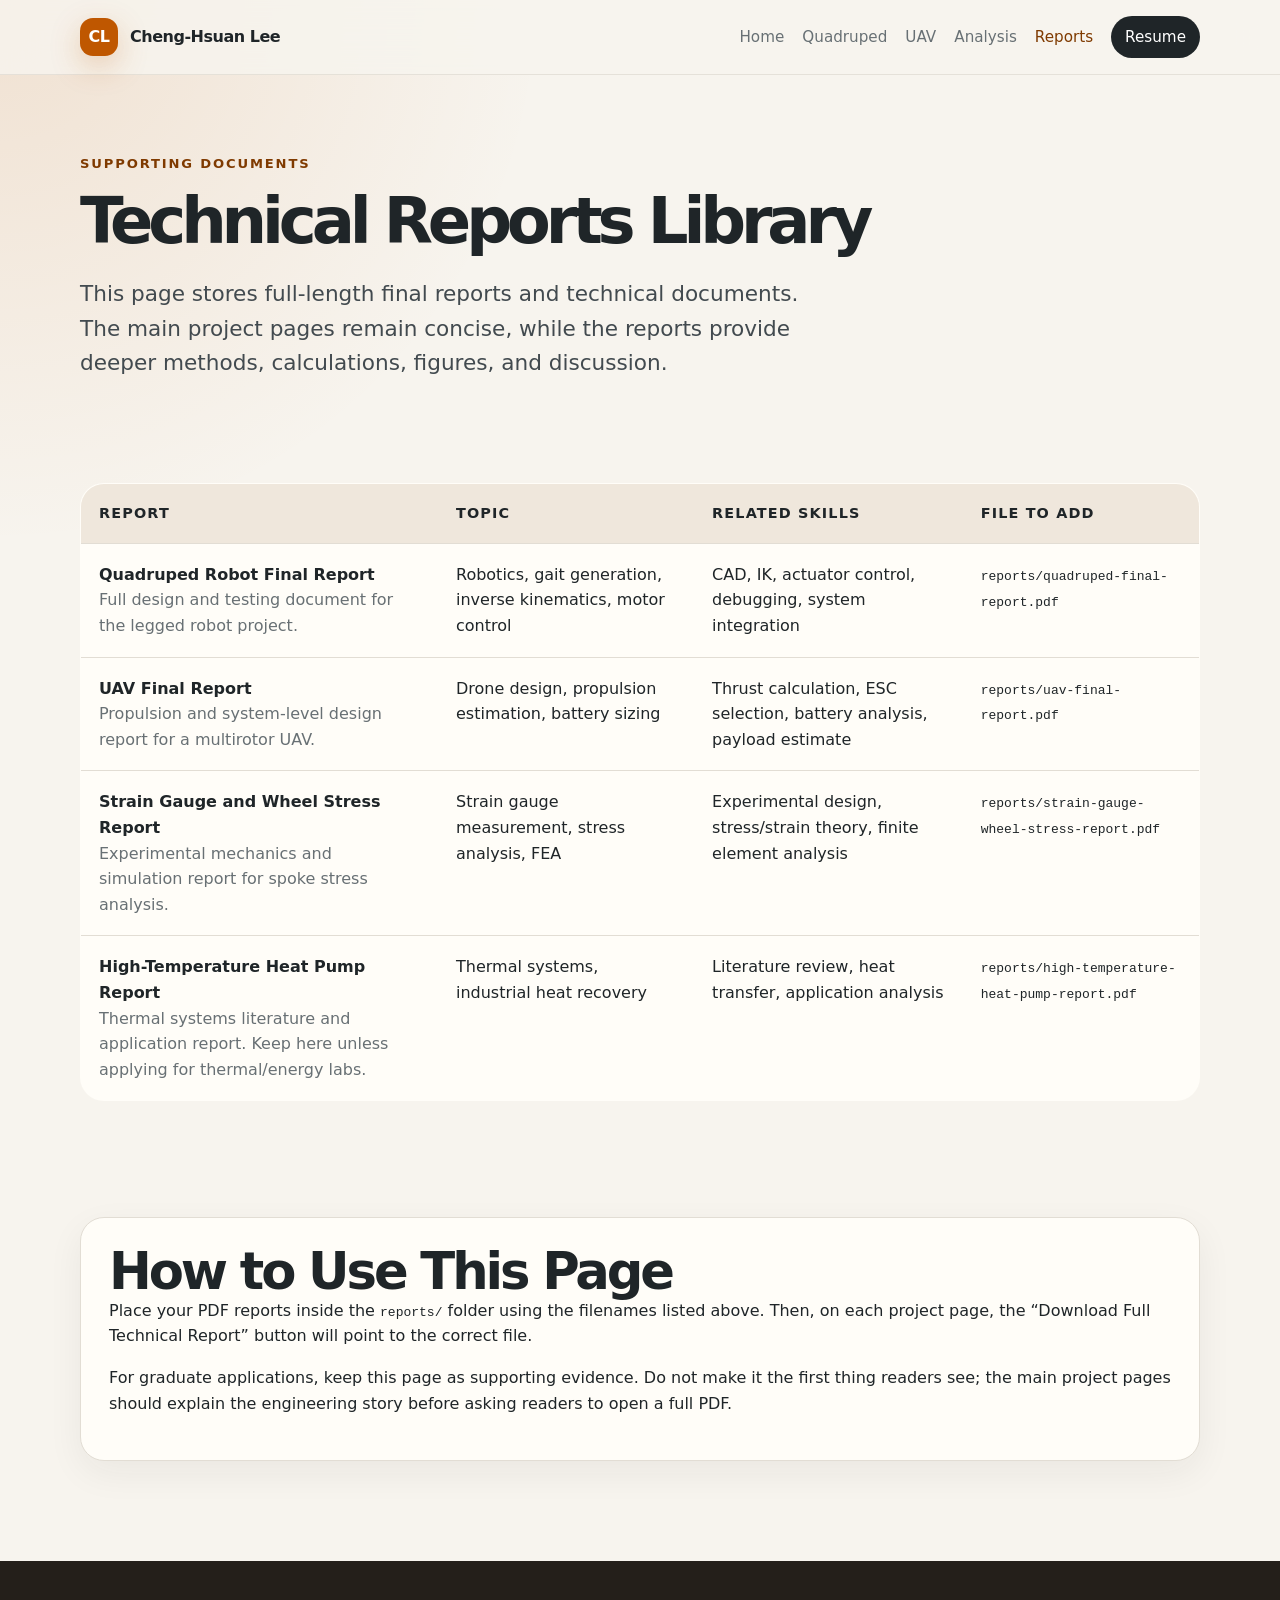
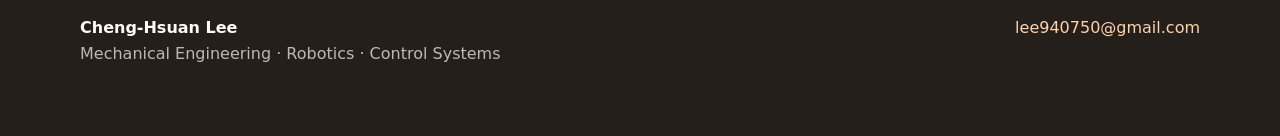
<file: reports.html>
<!doctype html>
<html lang="en">
<head>
  <meta charset="utf-8">
  <meta name="viewport" content="width=device-width, initial-scale=1">
  <title>Technical Reports | Cheng-Hsuan Lee</title>
  <link rel="stylesheet" href="assets/styles.css">
</head>
<body>
  <header class="site-header"><div class="container nav"><a class="brand" href="index.html"><span class="brand-mark">CL</span><span>Cheng-Hsuan Lee</span></a><nav class="nav-links"><a href="index.html">Home</a><a href="quadruped.html">Quadruped</a><a href="uav.html">UAV</a><a href="strain-analysis.html">Analysis</a><a class="active" href="reports.html">Reports</a><a class="nav-cta" href="resume.html">Resume</a></nav></div></header>
  <main>
    <section class="page-hero"><div class="container"><div class="eyebrow">Supporting Documents</div><h1>Technical Reports Library</h1><p class="hero-copy">This page stores full-length final reports and technical documents. The main project pages remain concise, while the reports provide deeper methods, calculations, figures, and discussion.</p></div></section>
    <section class="section"><div class="container"><table class="report-table"><thead><tr><th>Report</th><th>Topic</th><th>Related Skills</th><th>File to Add</th></tr></thead><tbody><tr><td><strong>Quadruped Robot Final Report</strong><p>Full design and testing document for the legged robot project.</p></td><td>Robotics, gait generation, inverse kinematics, motor control</td><td>CAD, IK, actuator control, debugging, system integration</td><td><code>reports/quadruped-final-report.pdf</code></td></tr><tr><td><strong>UAV Final Report</strong><p>Propulsion and system-level design report for a multirotor UAV.</p></td><td>Drone design, propulsion estimation, battery sizing</td><td>Thrust calculation, ESC selection, battery analysis, payload estimate</td><td><code>reports/uav-final-report.pdf</code></td></tr><tr><td><strong>Strain Gauge and Wheel Stress Report</strong><p>Experimental mechanics and simulation report for spoke stress analysis.</p></td><td>Strain gauge measurement, stress analysis, FEA</td><td>Experimental design, stress/strain theory, finite element analysis</td><td><code>reports/strain-gauge-wheel-stress-report.pdf</code></td></tr><tr><td><strong>High-Temperature Heat Pump Report</strong><p>Thermal systems literature and application report. Keep here unless applying for thermal/energy labs.</p></td><td>Thermal systems, industrial heat recovery</td><td>Literature review, heat transfer, application analysis</td><td><code>reports/high-temperature-heat-pump-report.pdf</code></td></tr></tbody></table></div></section>
    <section class="section"><div class="container panel"><h2>How to Use This Page</h2><p>Place your PDF reports inside the <code>reports/</code> folder using the filenames listed above. Then, on each project page, the “Download Full Technical Report” button will point to the correct file.</p><p>For graduate applications, keep this page as supporting evidence. Do not make it the first thing readers see; the main project pages should explain the engineering story before asking readers to open a full PDF.</p></div></section>
  </main>
  <footer class="footer"><div class="container footer-grid"><div><strong>Cheng-Hsuan Lee</strong><p>Mechanical Engineering · Robotics · Control Systems</p></div><div><a href="mailto:lee940750@gmail.com">lee940750@gmail.com</a></div></div></footer>
</body>
</html>
</file>
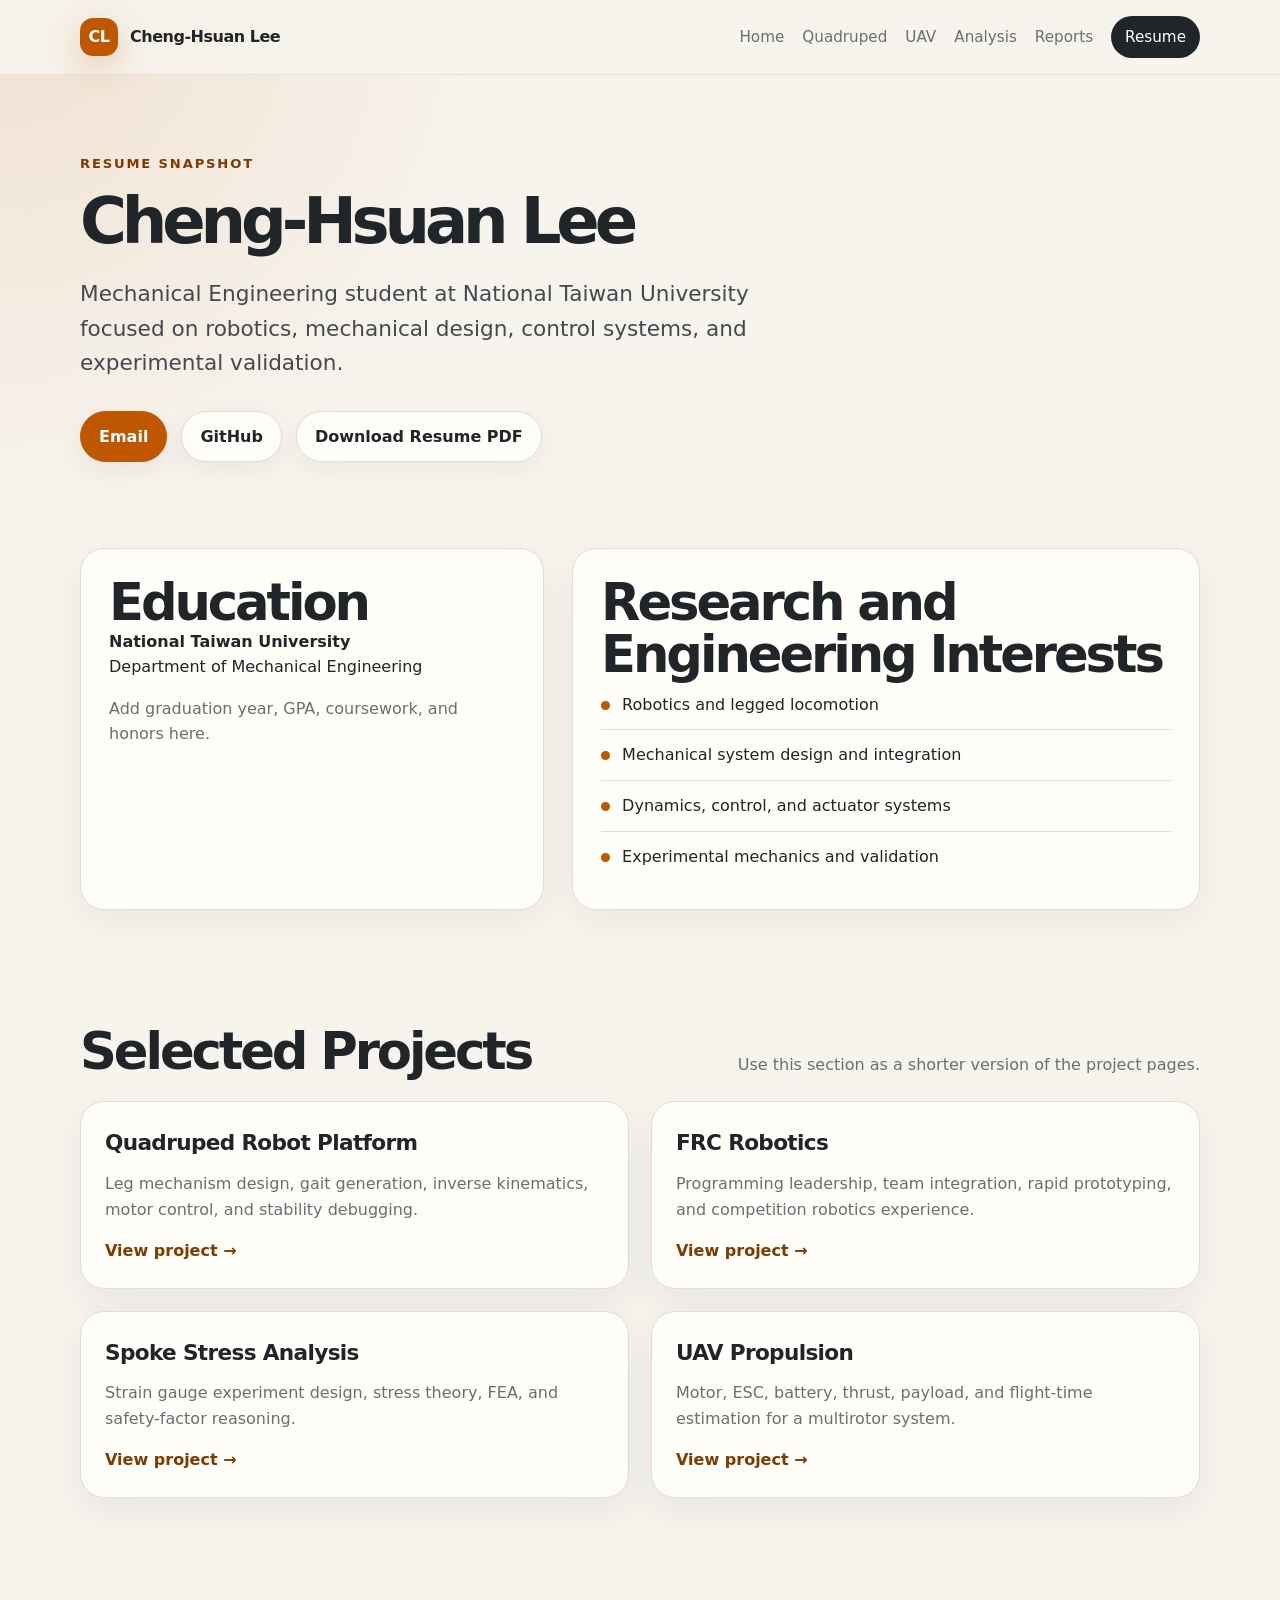
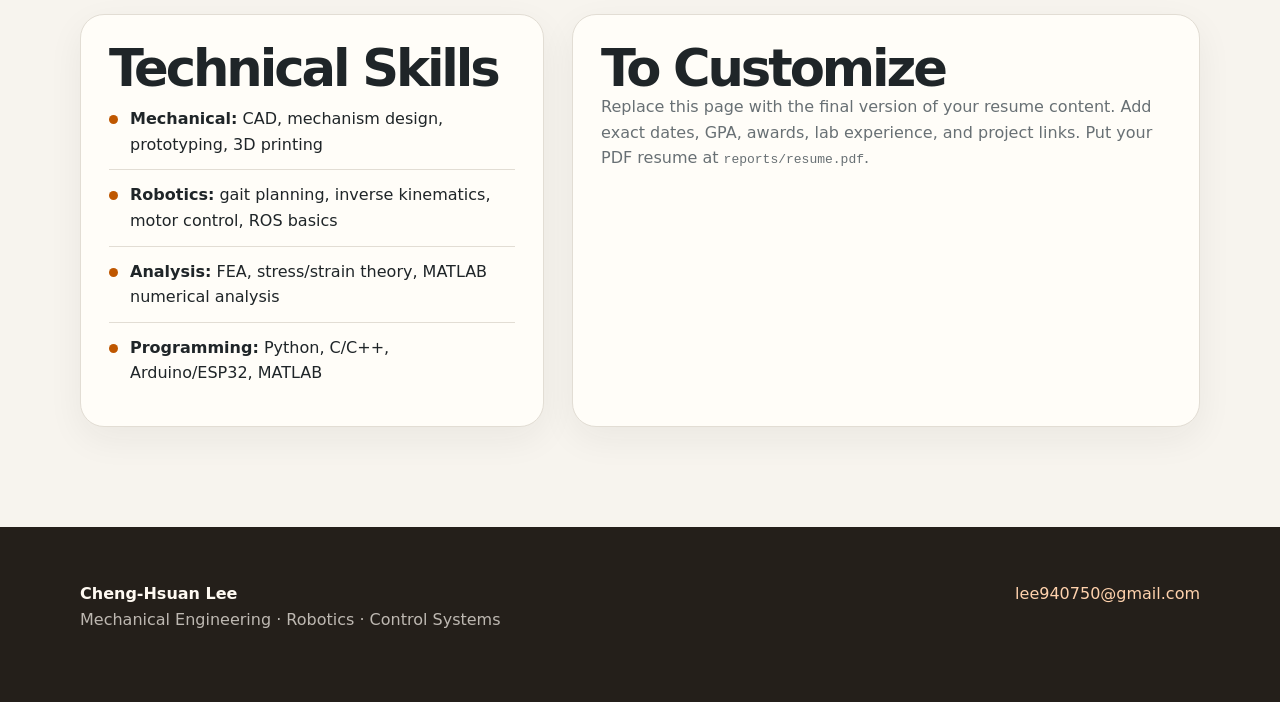
<file: resume.html>
<!doctype html>
<html lang="en">
<head>
  <meta charset="utf-8">
  <meta name="viewport" content="width=device-width, initial-scale=1">
  <title>Resume | Cheng-Hsuan Lee</title>
  <link rel="stylesheet" href="assets/styles.css">
</head>
<body>
  <header class="site-header"><div class="container nav"><a class="brand" href="index.html"><span class="brand-mark">CL</span><span>Cheng-Hsuan Lee</span></a><nav class="nav-links"><a href="index.html">Home</a><a href="quadruped.html">Quadruped</a><a href="uav.html">UAV</a><a href="strain-analysis.html">Analysis</a><a href="reports.html">Reports</a><a class="nav-cta active" href="resume.html">Resume</a></nav></div></header>
  <main>
    <section class="page-hero"><div class="container"><div class="eyebrow">Resume Snapshot</div><h1>Cheng-Hsuan Lee</h1><p class="hero-copy">Mechanical Engineering student at National Taiwan University focused on robotics, mechanical design, control systems, and experimental validation.</p><div class="hero-actions"><a class="button primary" href="mailto:lee940750@gmail.com">Email</a><a class="button" href="https://github.com/lee940750">GitHub</a><a class="button" href="reports/resume.pdf">Download Resume PDF</a></div></div></section>
    <section class="section"><div class="container split"><div class="panel"><h2>Education</h2><p><strong>National Taiwan University</strong><br>Department of Mechanical Engineering</p><p style="color:var(--muted)">Add graduation year, GPA, coursework, and honors here.</p></div><div class="panel"><h2>Research and Engineering Interests</h2><ul class="list-clean"><li><span class="bullet"></span><span>Robotics and legged locomotion</span></li><li><span class="bullet"></span><span>Mechanical system design and integration</span></li><li><span class="bullet"></span><span>Dynamics, control, and actuator systems</span></li><li><span class="bullet"></span><span>Experimental mechanics and validation</span></li></ul></div></div></section>
    <section class="section"><div class="container"><div class="section-title"><h2>Selected Projects</h2><p>Use this section as a shorter version of the project pages.</p></div><div class="project-grid"><a class="project-card" href="quadruped.html"><div class="project-body"><h3>Quadruped Robot Platform</h3><p>Leg mechanism design, gait generation, inverse kinematics, motor control, and stability debugging.</p><span class="card-link">View project →</span></div></a><a class="project-card" href="frc.html"><div class="project-body"><h3>FRC Robotics</h3><p>Programming leadership, team integration, rapid prototyping, and competition robotics experience.</p><span class="card-link">View project →</span></div></a><a class="project-card" href="strain-analysis.html"><div class="project-body"><h3>Spoke Stress Analysis</h3><p>Strain gauge experiment design, stress theory, FEA, and safety-factor reasoning.</p><span class="card-link">View project →</span></div></a><a class="project-card" href="uav.html"><div class="project-body"><h3>UAV Propulsion</h3><p>Motor, ESC, battery, thrust, payload, and flight-time estimation for a multirotor system.</p><span class="card-link">View project →</span></div></a></div></div></section>
    <section class="section"><div class="container split"><div class="panel"><h2>Technical Skills</h2><ul class="list-clean"><li><span class="bullet"></span><span><strong>Mechanical:</strong> CAD, mechanism design, prototyping, 3D printing</span></li><li><span class="bullet"></span><span><strong>Robotics:</strong> gait planning, inverse kinematics, motor control, ROS basics</span></li><li><span class="bullet"></span><span><strong>Analysis:</strong> FEA, stress/strain theory, MATLAB numerical analysis</span></li><li><span class="bullet"></span><span><strong>Programming:</strong> Python, C/C++, Arduino/ESP32, MATLAB</span></li></ul></div><div class="panel"><h2>To Customize</h2><p style="color:var(--muted)">Replace this page with the final version of your resume content. Add exact dates, GPA, awards, lab experience, and project links. Put your PDF resume at <code>reports/resume.pdf</code>.</p></div></div></section>
  </main>
  <footer class="footer"><div class="container footer-grid"><div><strong>Cheng-Hsuan Lee</strong><p>Mechanical Engineering · Robotics · Control Systems</p></div><div><a href="mailto:lee940750@gmail.com">lee940750@gmail.com</a></div></div></footer>
</body>
</html>
</file>
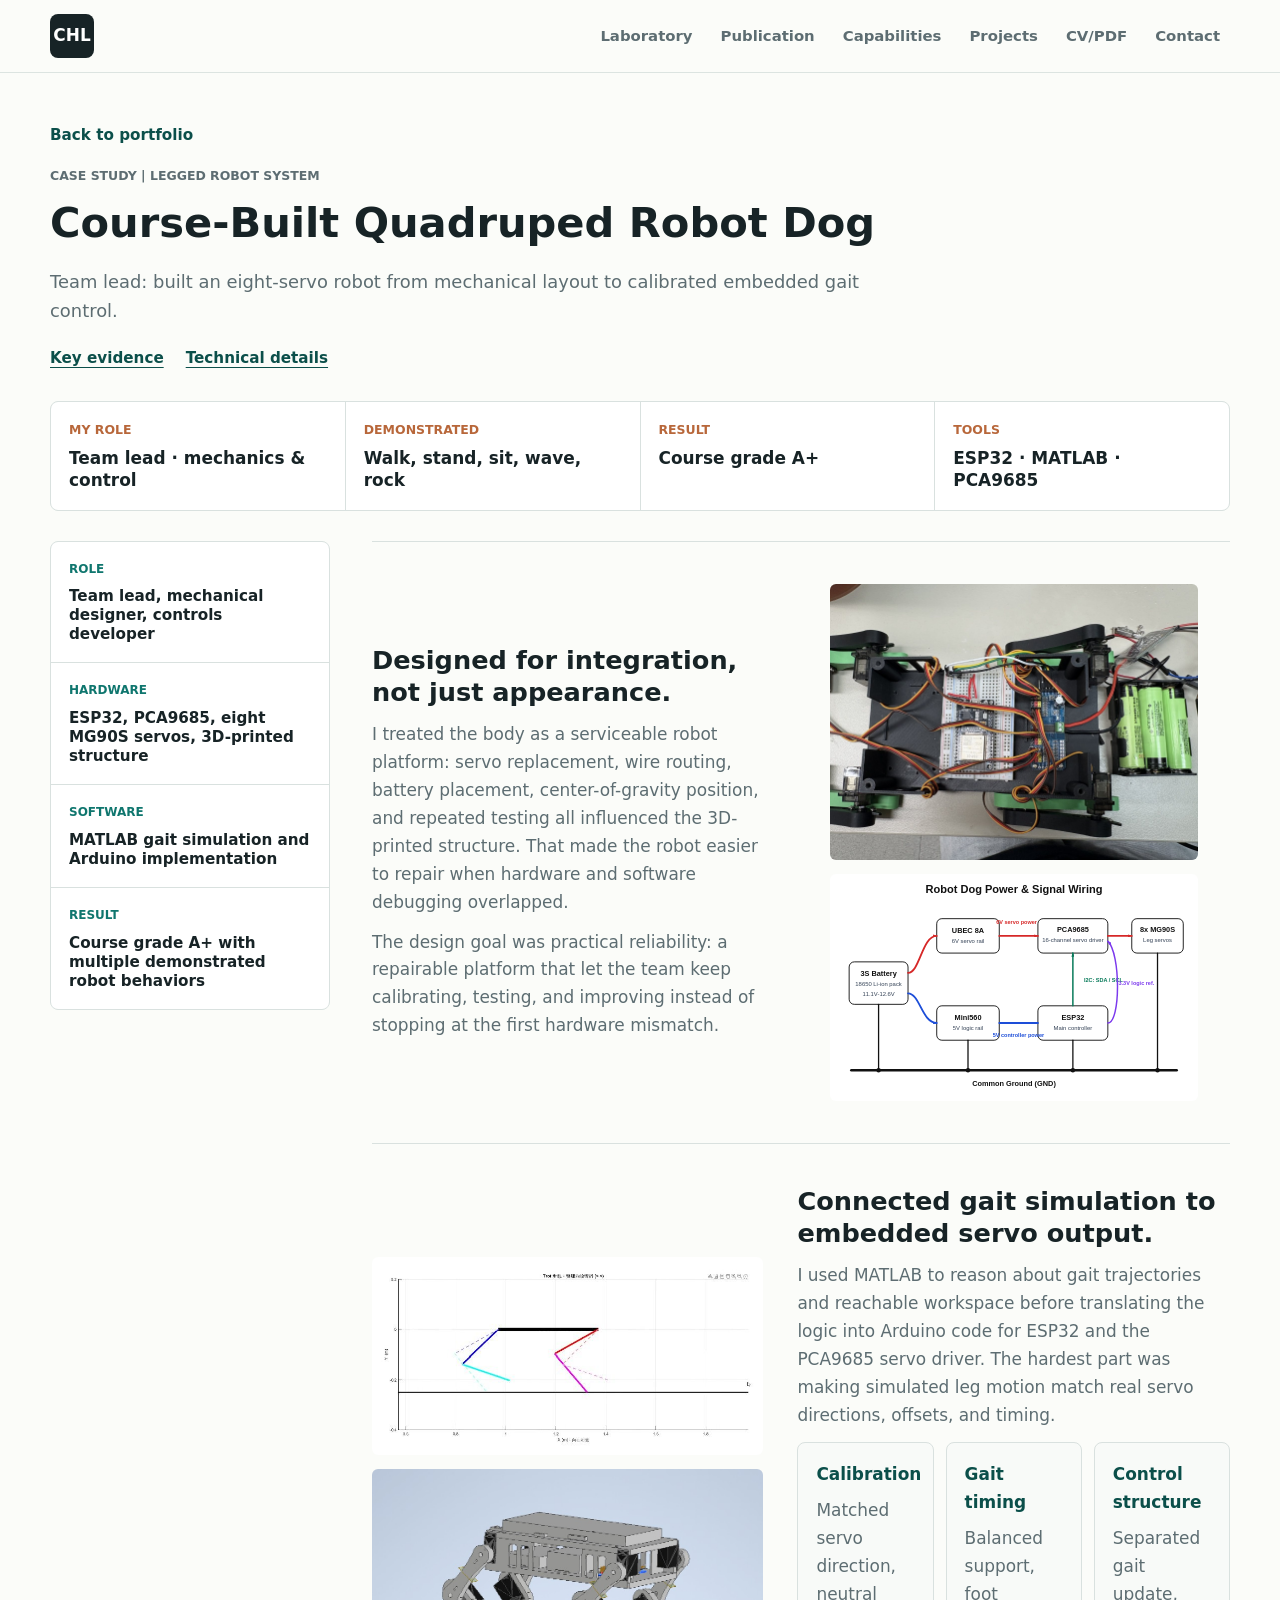
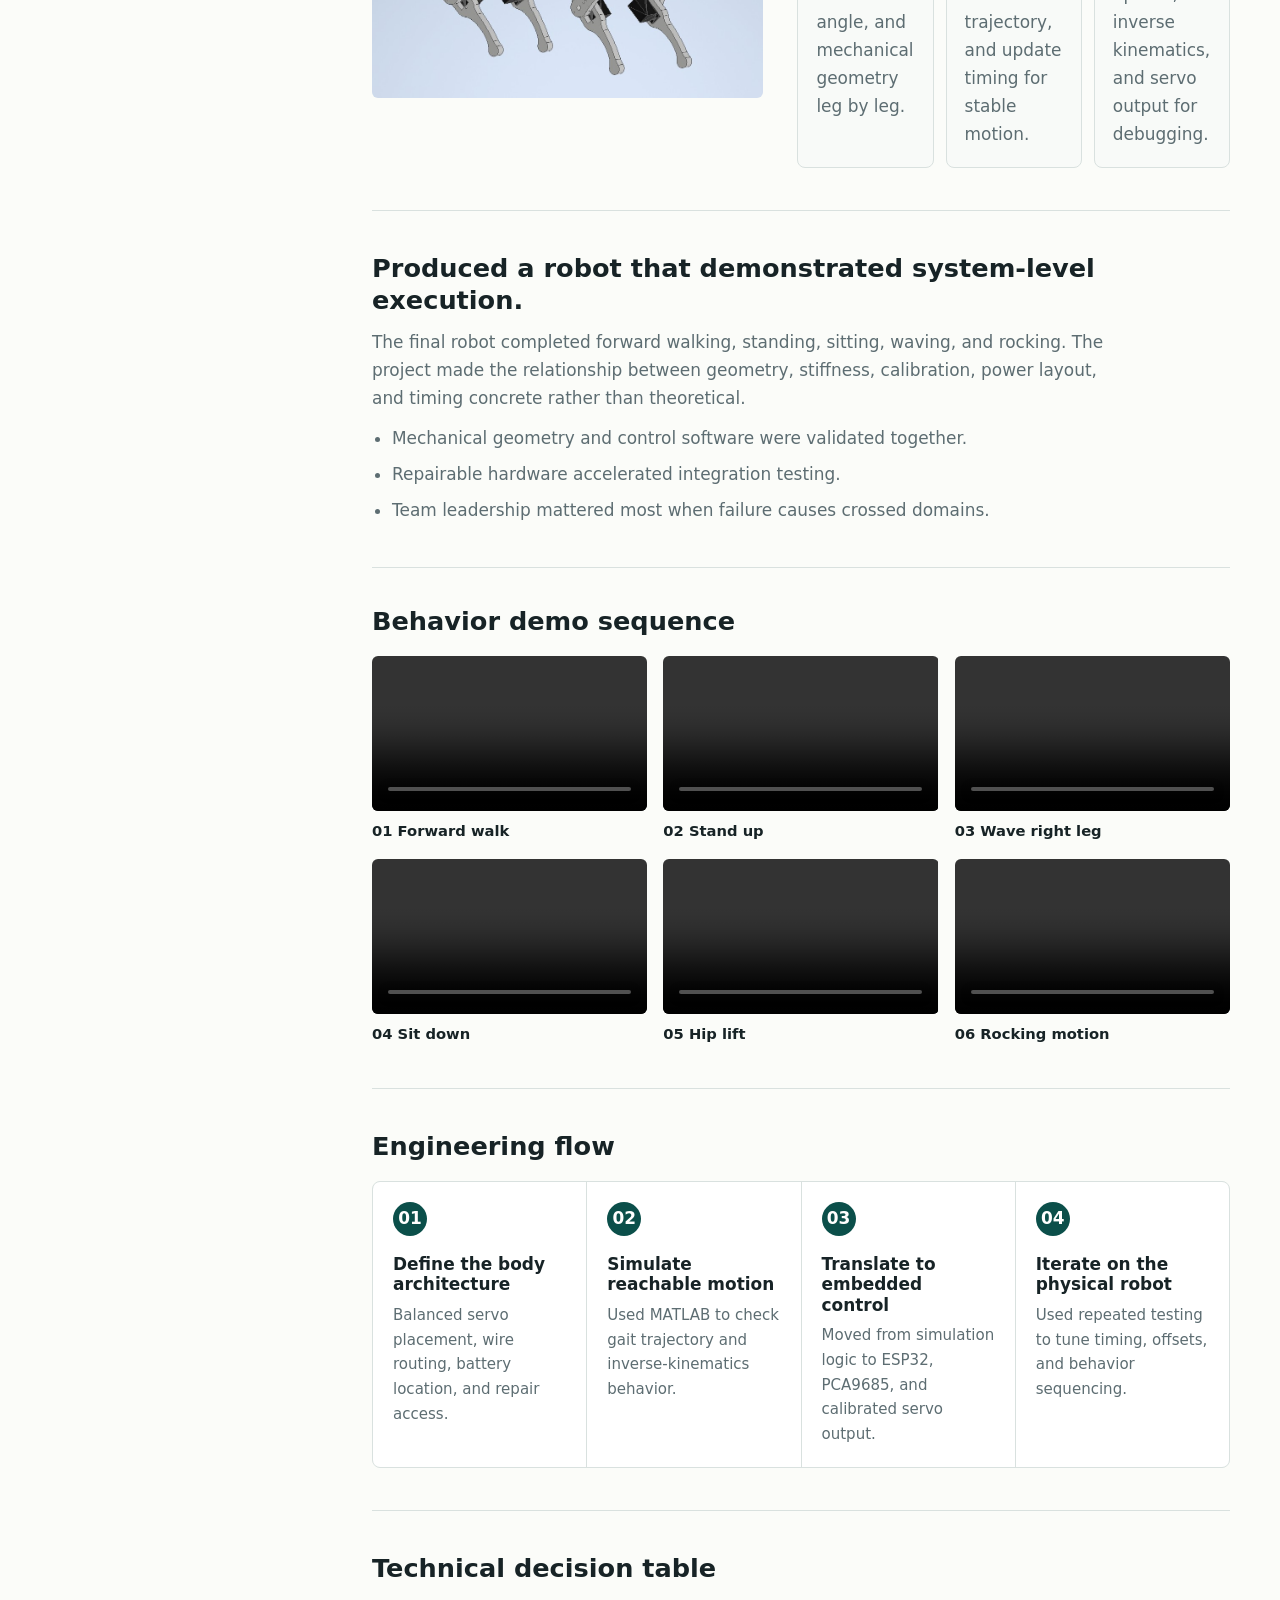
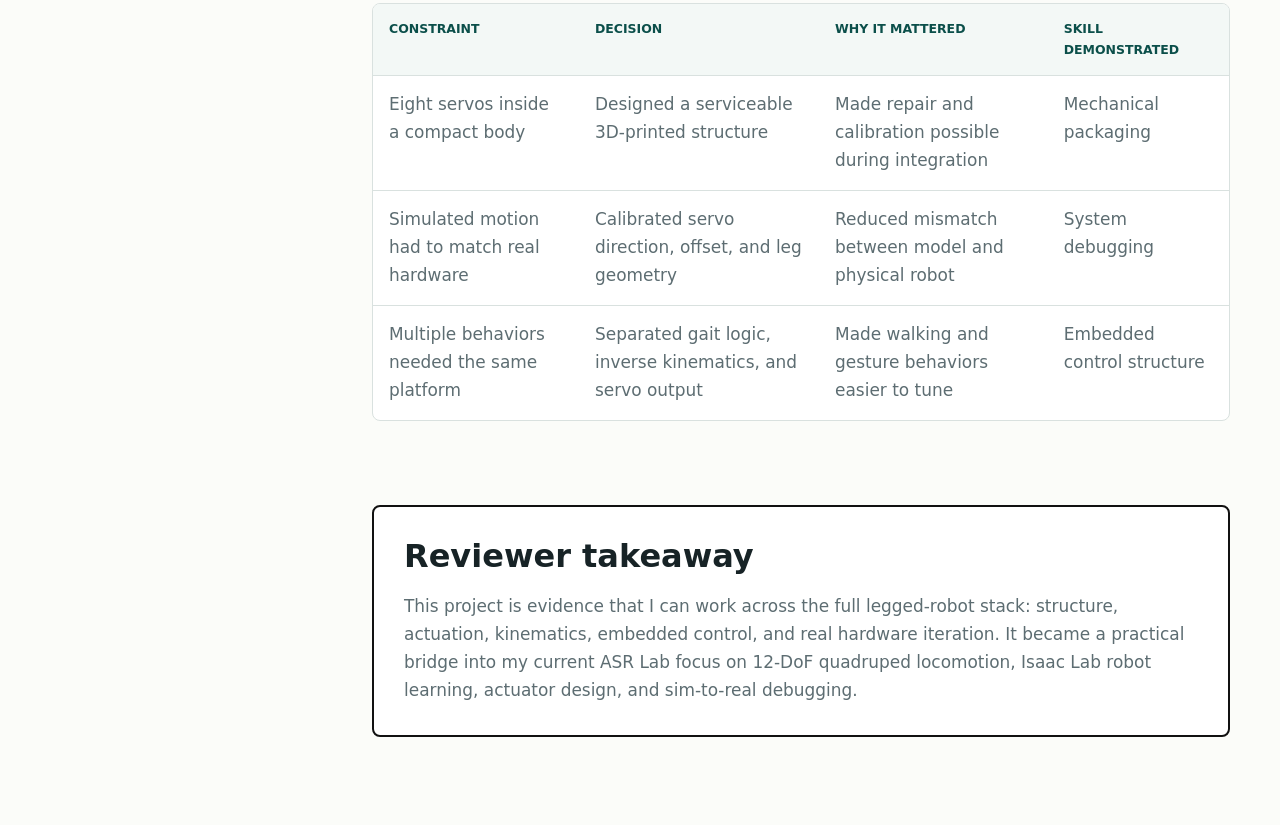
<file: robot-dog.html>
<!DOCTYPE html>

<html lang="en">
<head>
<meta charset="utf-8"/>
<meta content="width=device-width, initial-scale=1" name="viewport"/>
<title>Quadruped Robot Dog | CHENG-HSUAN LEE</title>
<link href="site.css?v=20261108-focused" rel="stylesheet"/>
<link href="project.css?v=20261108-focused" rel="stylesheet"/>
<link href="focused.css?v=20261108-expanded-cases" rel="stylesheet"/></head>
<body class="project-page focused-case">
<header class="site-header">
<a aria-label="CHENG-HSUAN LEE home" class="brand" href="index.html#home">CHL</a>
<nav aria-label="Primary navigation" class="nav-links"><a href="index.html#laboratory">Laboratory</a><a href="index.html#publication">Publication</a><a href="index.html#skills">Capabilities</a><a href="index.html#projects">Projects</a><a href="index.html#materials">CV/PDF</a><a href="index.html#contact">Contact</a></nav>
</header>
<main>
<section class="project-hero">
<a href="index.html#projects">Back to portfolio</a>
<p class="section-kicker">Case Study | Legged Robot System</p>
<h1>Course-Built Quadruped Robot Dog</h1><p class="case-lead">Team lead: built an eight-servo robot from mechanical layout to calibrated embedded gait control.</p>
<div aria-label="Case study navigation" class="case-jump-links"><a href="#case-evidence">Key evidence</a><a href="#technical-details">Technical details</a></div></section>
<section aria-label="Robot dog at a glance" class="case-glance"><article><span>My role</span><strong>Team lead · mechanics &amp; control</strong></article><article><span>Demonstrated</span><strong>Walk, stand, sit, wave, rock</strong></article><article><span>Result</span><strong>Course grade A+</strong></article><article><span>Tools</span><strong>ESP32 · MATLAB · PCA9685</strong></article></section>
<section class="project-detail-shell">
<aside aria-label="Robot dog project facts" class="fact-strip">
<article>
<span>Role</span>
<strong>Team lead, mechanical designer, controls developer</strong>
</article>
<article>
<span>Hardware</span>
<strong>ESP32, PCA9685, eight MG90S servos, 3D-printed structure</strong>
</article>
<article>
<span>Software</span>
<strong>MATLAB gait simulation and Arduino implementation</strong>
</article>
<article>
<span>Result</span>
<strong>Course grade A+ with multiple demonstrated robot behaviors</strong>
</article>
</aside>
<section class="detail-layout" id="case-evidence">
<article class="detail-feature">
<div class="detail-text">
<h2>Designed for integration, not just appearance.</h2>
<p>
                I treated the body as a serviceable robot platform: servo replacement, wire routing,
                battery placement, center-of-gravity position, and repeated testing all influenced the
                3D-printed structure. That made the robot easier to repair when hardware and software
                debugging overlapped.
              </p>
<p>
                The design goal was practical reliability: a repairable platform that let the team keep
                calibrating, testing, and improving instead of stopping at the first hardware mismatch.
              </p>
</div>
<div aria-label="Robot dog build media area" class="feature-media detail-media-stack robot-build-stack">
<figure class="media-photo media-primary">
<img alt="Underside view of the robot dog electronics, batteries, and servo wiring" src="assets/photos/robot-dog-top.jpg"/>
</figure>
<figure class="media-photo media-secondary">
<img alt="English wiring diagram showing the robot dog battery, voltage regulators, ESP32, PCA9685 driver, and servos" src="assets/photos/robot-dog-wiring-diagram.svg"/>
</figure>
</div>
</article>
<article class="detail-feature reverse">
<div class="detail-text">
<h2>Connected gait simulation to embedded servo output.</h2>
<p>
                I used MATLAB to reason about gait trajectories and reachable workspace before translating
                the logic into Arduino code for ESP32 and the PCA9685 servo driver. The hardest part was
                making simulated leg motion match real servo directions, offsets, and timing.
              </p>
<div class="decision-grid">
<div class="decision-item">
<strong>Calibration</strong>
<p>Matched servo direction, neutral angle, and mechanical geometry leg by leg.</p>
</div>
<div class="decision-item">
<strong>Gait timing</strong>
<p>Balanced support, foot trajectory, and update timing for stable motion.</p>
</div>
<div class="decision-item">
<strong>Control structure</strong>
<p>Separated gait update, inverse kinematics, and servo output for debugging.</p>
</div>
</div>
</div>
<div aria-label="Robot dog control media area" class="feature-media detail-media-stack">
<figure class="media-photo media-primary">
<img alt="Robot dog gait simulation plot used for inverse-kinematics reasoning" src="assets/photos/robot-dog-middle.jpg"/>
</figure>
<figure class="media-photo media-secondary">
<img alt="Full robot dog CAD assembly showing the body frame, servo placement, and leg linkage geometry" src="assets/photos/robot-dog-cad-assembly.jpg"/>
</figure>
</div>
</article>
<article class="detail-feature text-only">
<div class="detail-text">
<h2>Produced a robot that demonstrated system-level execution.</h2>
<p>
                The final robot completed forward walking, standing, sitting, waving, and rocking. The
                project made the relationship between geometry, stiffness, calibration, power layout, and
                timing concrete rather than theoretical.
              </p>
<ul class="compact-list">
<li>Mechanical geometry and control software were validated together.</li>
<li>Repairable hardware accelerated integration testing.</li>
<li>Team leadership mattered most when failure causes crossed domains.</li>
</ul>
</div>
</article>
<section aria-labelledby="robot-demo-title" class="case-module robot-demo-reel">
<h2 id="robot-demo-title">Behavior demo sequence</h2>
<div aria-label="Robot dog behavior videos in order" class="demo-video-grid">
<figure class="demo-video-card">
<video aria-label="Robot dog demo 1: forward walking" controls="" muted="" playsinline="" preload="metadata">
<source src="assets/videos/robot-dog-01-forward-walk.mp4" type="video/mp4"/>
                  Robot dog forward walking demo.
                </video>
<figcaption>01 Forward walk</figcaption>
</figure>
<figure class="demo-video-card">
<video aria-label="Robot dog demo 2: standing up" controls="" muted="" playsinline="" preload="metadata">
<source src="assets/videos/robot-dog-02-stand-up.mp4" type="video/mp4"/>
                  Robot dog standing up demo.
                </video>
<figcaption>02 Stand up</figcaption>
</figure>
<figure class="demo-video-card">
<video aria-label="Robot dog demo 3: waving the right leg" controls="" muted="" playsinline="" preload="metadata">
<source src="assets/videos/robot-dog-03-wave-right.mp4" type="video/mp4"/>
                  Robot dog right-leg wave demo.
                </video>
<figcaption>03 Wave right leg</figcaption>
</figure>
<figure class="demo-video-card">
<video aria-label="Robot dog demo 4: sitting down" controls="" muted="" playsinline="" preload="metadata">
<source src="assets/videos/robot-dog-04-sit-down.mp4" type="video/mp4"/>
                  Robot dog sitting down demo.
                </video>
<figcaption>04 Sit down</figcaption>
</figure>
<figure class="demo-video-card">
<video aria-label="Robot dog demo 5: hip lift" controls="" muted="" playsinline="" preload="metadata">
<source src="assets/videos/robot-dog-05-hip-lift.mp4" type="video/mp4"/>
                  Robot dog hip lift demo.
                </video>
<figcaption>05 Hip lift</figcaption>
</figure>
<figure class="demo-video-card">
<video aria-label="Robot dog demo 6: rocking motion" controls="" muted="" playsinline="" preload="metadata">
<source src="assets/videos/robot-dog-06-rocking.mp4" type="video/mp4"/>
                  Robot dog rocking motion demo.
                </video>
<figcaption>06 Rocking motion</figcaption>
</figure>
</div>
</section>
<div id="technical-details"><section aria-labelledby="robot-flow-title" class="case-module">
<h2 id="robot-flow-title">Engineering flow</h2>
<div aria-label="Robot dog engineering flow" class="system-flow">
<article class="flow-step">
<span>01</span>
<strong>Define the body architecture</strong>
<p>Balanced servo placement, wire routing, battery location, and repair access.</p>
</article>
<article class="flow-step">
<span>02</span>
<strong>Simulate reachable motion</strong>
<p>Used MATLAB to check gait trajectory and inverse-kinematics behavior.</p>
</article>
<article class="flow-step">
<span>03</span>
<strong>Translate to embedded control</strong>
<p>Moved from simulation logic to ESP32, PCA9685, and calibrated servo output.</p>
</article>
<article class="flow-step">
<span>04</span>
<strong>Iterate on the physical robot</strong>
<p>Used repeated testing to tune timing, offsets, and behavior sequencing.</p>
</article>
</div>
</section></div>
<section aria-labelledby="robot-table-title" class="case-module">
<h2 id="robot-table-title">Technical decision table</h2>
<div class="decision-table-wrap">
<table class="decision-table">
<thead>
<tr>
<th>Constraint</th>
<th>Decision</th>
<th>Why it mattered</th>
<th>Skill demonstrated</th>
</tr>
</thead>
<tbody>
<tr>
<td>Eight servos inside a compact body</td>
<td>Designed a serviceable 3D-printed structure</td>
<td>Made repair and calibration possible during integration</td>
<td>Mechanical packaging</td>
</tr>
<tr>
<td>Simulated motion had to match real hardware</td>
<td>Calibrated servo direction, offset, and leg geometry</td>
<td>Reduced mismatch between model and physical robot</td>
<td>System debugging</td>
</tr>
<tr>
<td>Multiple behaviors needed the same platform</td>
<td>Separated gait logic, inverse kinematics, and servo output</td>
<td>Made walking and gesture behaviors easier to tune</td>
<td>Embedded control structure</td>
</tr>
</tbody>
</table>
</div>
</section>
<section aria-labelledby="robot-takeaway-title" class="takeaway-band">
<h2 id="robot-takeaway-title">Reviewer takeaway</h2>
<p>
              This project is evidence that I can work across the full legged-robot stack: structure,
              actuation, kinematics, embedded control, and real hardware iteration. It became a practical
              bridge into my current ASR Lab focus on 12-DoF quadruped locomotion, Isaac Lab robot
              learning, actuator design, and sim-to-real debugging.
            </p>
</section>
</section>
</section>
</main>
</body>
</html>
</file>
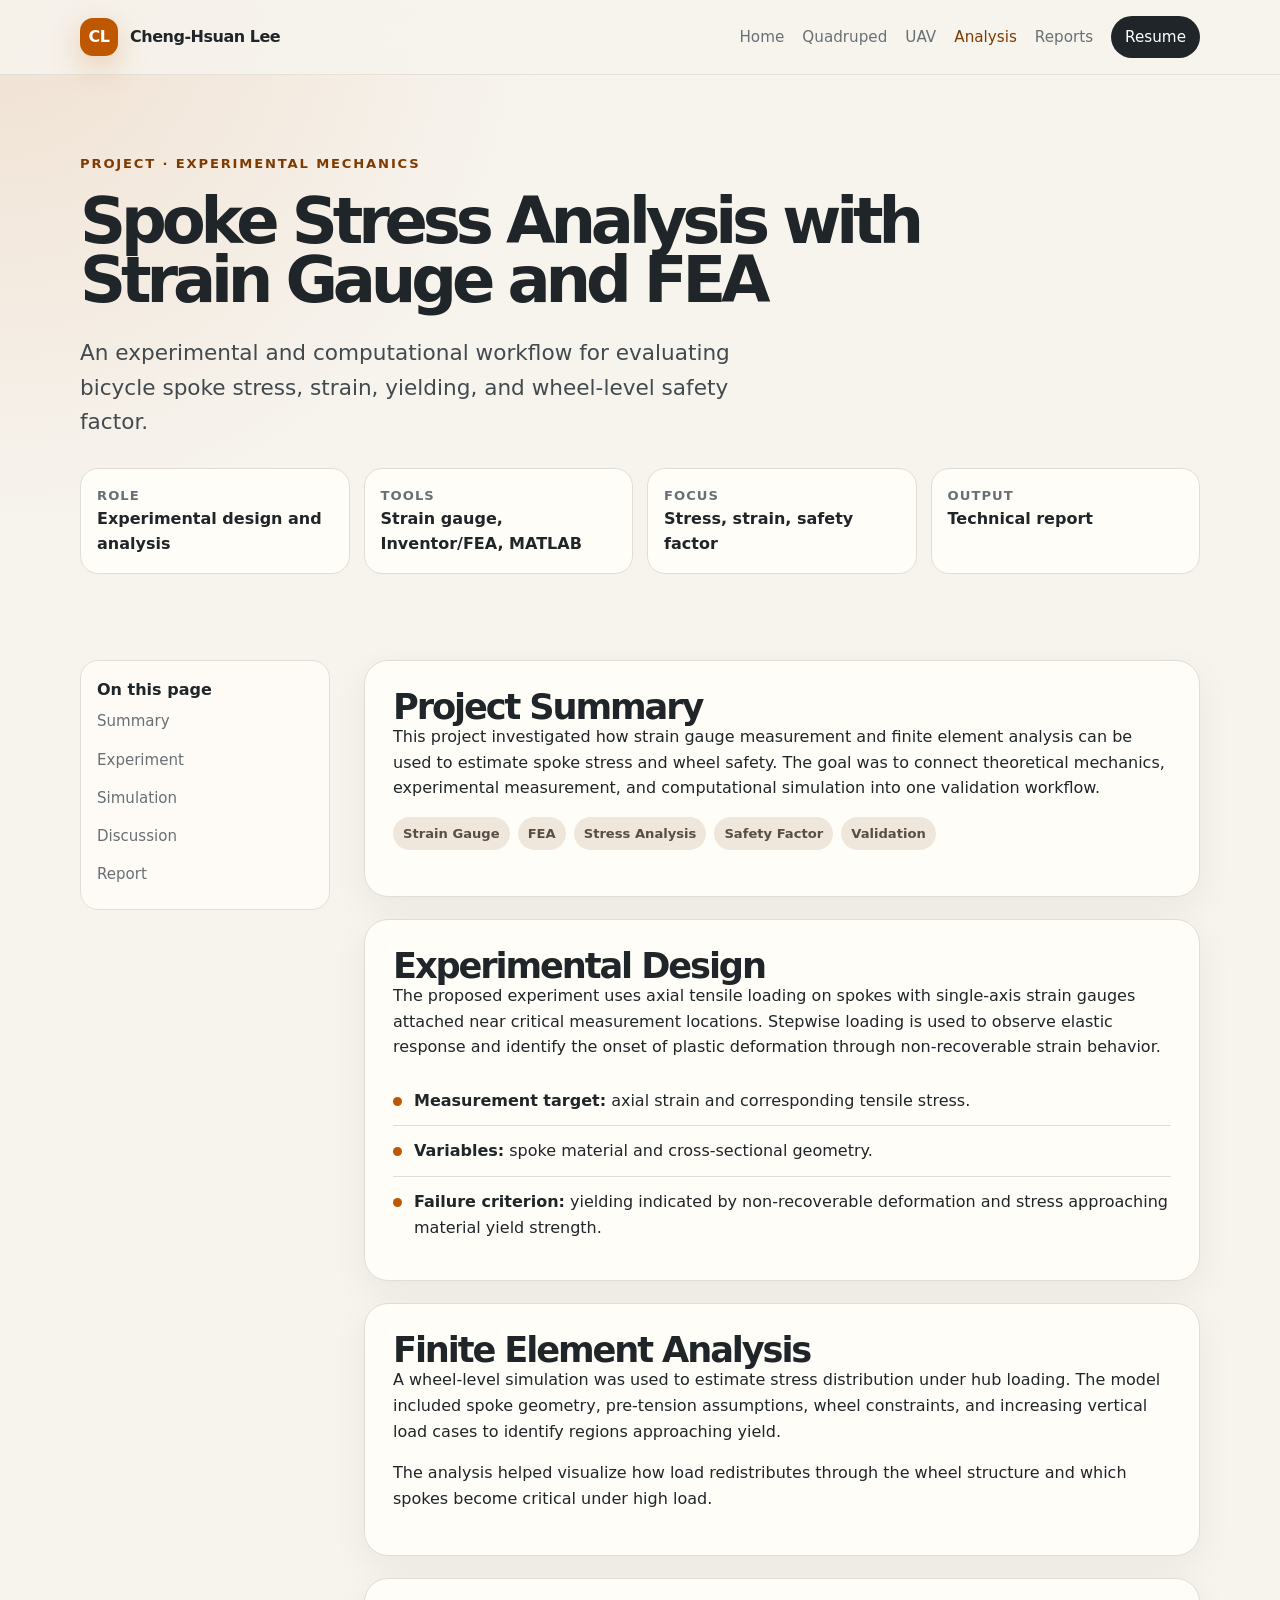
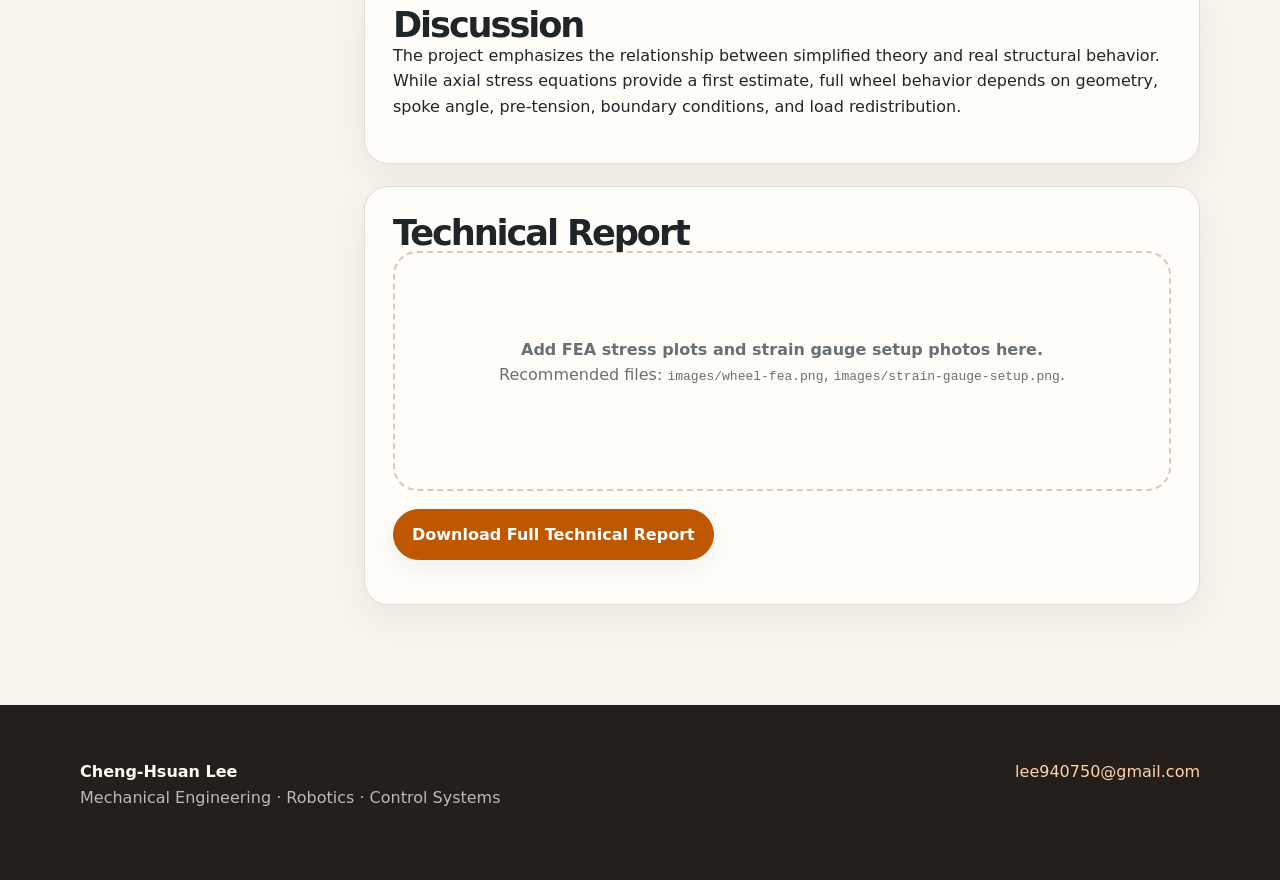
<file: strain-analysis.html>
<!doctype html>
<html lang="en">
<head>
  <meta charset="utf-8">
  <meta name="viewport" content="width=device-width, initial-scale=1">
  <title>Strain Gauge and FEA | Cheng-Hsuan Lee</title>
  <link rel="stylesheet" href="assets/styles.css">
</head>
<body>
  <header class="site-header"><div class="container nav"><a class="brand" href="index.html"><span class="brand-mark">CL</span><span>Cheng-Hsuan Lee</span></a><nav class="nav-links"><a href="index.html">Home</a><a href="quadruped.html">Quadruped</a><a href="uav.html">UAV</a><a class="active" href="strain-analysis.html">Analysis</a><a href="reports.html">Reports</a><a class="nav-cta" href="resume.html">Resume</a></nav></div></header>
  <main>
    <section class="page-hero"><div class="container"><div class="eyebrow">Project · Experimental Mechanics</div><h1>Spoke Stress Analysis with Strain Gauge and FEA</h1><p class="hero-copy">An experimental and computational workflow for evaluating bicycle spoke stress, strain, yielding, and wheel-level safety factor.</p><div class="meta-grid"><div class="meta-item"><strong>Role</strong><span>Experimental design and analysis</span></div><div class="meta-item"><strong>Tools</strong><span>Strain gauge, Inventor/FEA, MATLAB</span></div><div class="meta-item"><strong>Focus</strong><span>Stress, strain, safety factor</span></div><div class="meta-item"><strong>Output</strong><span>Technical report</span></div></div></div></section>
    <section class="section"><div class="container content-grid"><aside class="toc"><strong>On this page</strong><a href="#summary">Summary</a><a href="#experiment">Experiment</a><a href="#simulation">Simulation</a><a href="#discussion">Discussion</a><a href="#report">Report</a></aside><article class="article"><section id="summary" class="panel"><h2>Project Summary</h2><p>This project investigated how strain gauge measurement and finite element analysis can be used to estimate spoke stress and wheel safety. The goal was to connect theoretical mechanics, experimental measurement, and computational simulation into one validation workflow.</p><div class="tags"><span class="tag">Strain Gauge</span><span class="tag">FEA</span><span class="tag">Stress Analysis</span><span class="tag">Safety Factor</span><span class="tag">Validation</span></div></section><section id="experiment" class="panel"><h2>Experimental Design</h2><p>The proposed experiment uses axial tensile loading on spokes with single-axis strain gauges attached near critical measurement locations. Stepwise loading is used to observe elastic response and identify the onset of plastic deformation through non-recoverable strain behavior.</p><ul class="list-clean"><li><span class="bullet"></span><span><strong>Measurement target:</strong> axial strain and corresponding tensile stress.</span></li><li><span class="bullet"></span><span><strong>Variables:</strong> spoke material and cross-sectional geometry.</span></li><li><span class="bullet"></span><span><strong>Failure criterion:</strong> yielding indicated by non-recoverable deformation and stress approaching material yield strength.</span></li></ul></section><section id="simulation" class="panel"><h2>Finite Element Analysis</h2><p>A wheel-level simulation was used to estimate stress distribution under hub loading. The model included spoke geometry, pre-tension assumptions, wheel constraints, and increasing vertical load cases to identify regions approaching yield.</p><p>The analysis helped visualize how load redistributes through the wheel structure and which spokes become critical under high load.</p></section><section id="discussion" class="panel"><h2>Discussion</h2><p>The project emphasizes the relationship between simplified theory and real structural behavior. While axial stress equations provide a first estimate, full wheel behavior depends on geometry, spoke angle, pre-tension, boundary conditions, and load redistribution.</p></section><section id="report" class="panel"><h2>Technical Report</h2><div class="placeholder"><div><strong>Add FEA stress plots and strain gauge setup photos here.</strong><p>Recommended files: <code>images/wheel-fea.png</code>, <code>images/strain-gauge-setup.png</code>.</p></div></div><p style="margin-top:18px"><a class="button primary" href="reports/strain-gauge-wheel-stress-report.pdf">Download Full Technical Report</a></p></section></article></div></section>
  </main>
  <footer class="footer"><div class="container footer-grid"><div><strong>Cheng-Hsuan Lee</strong><p>Mechanical Engineering · Robotics · Control Systems</p></div><div><a href="mailto:lee940750@gmail.com">lee940750@gmail.com</a></div></div></footer>
</body>
</html>
</file>
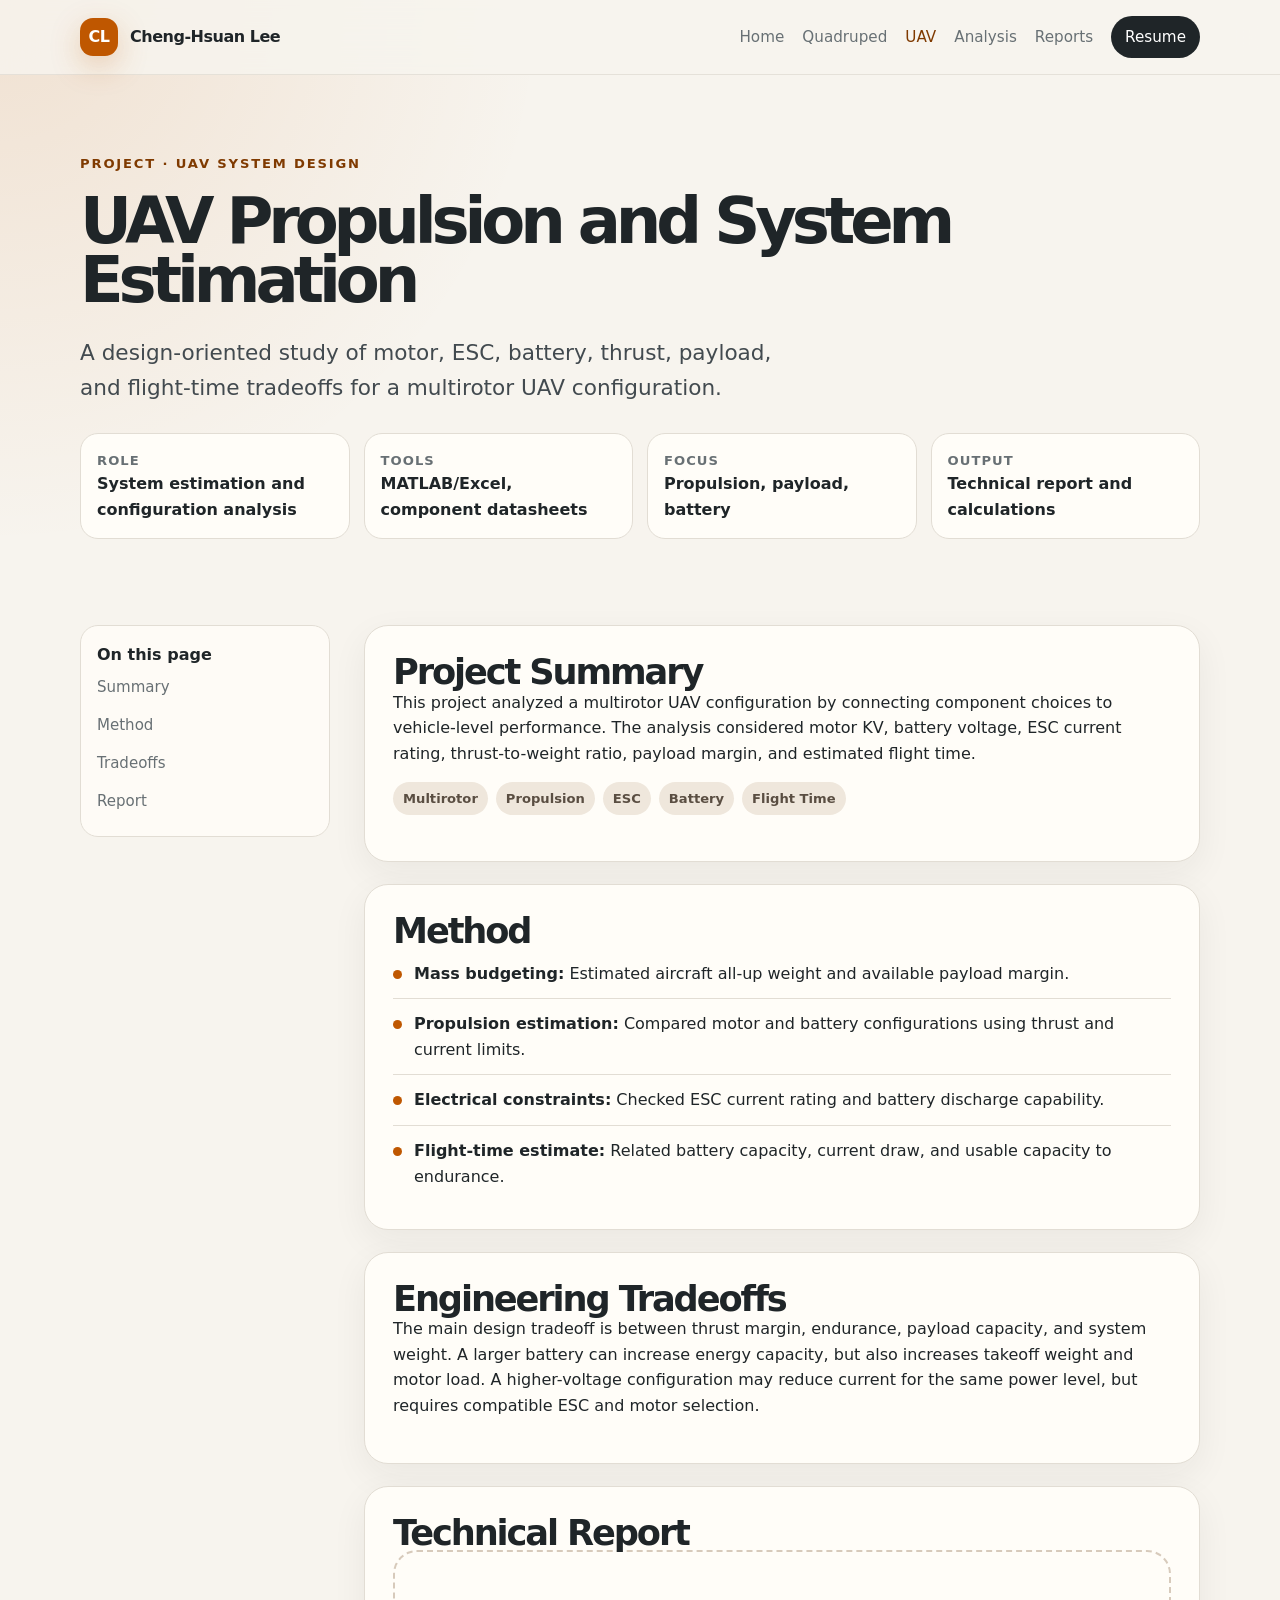
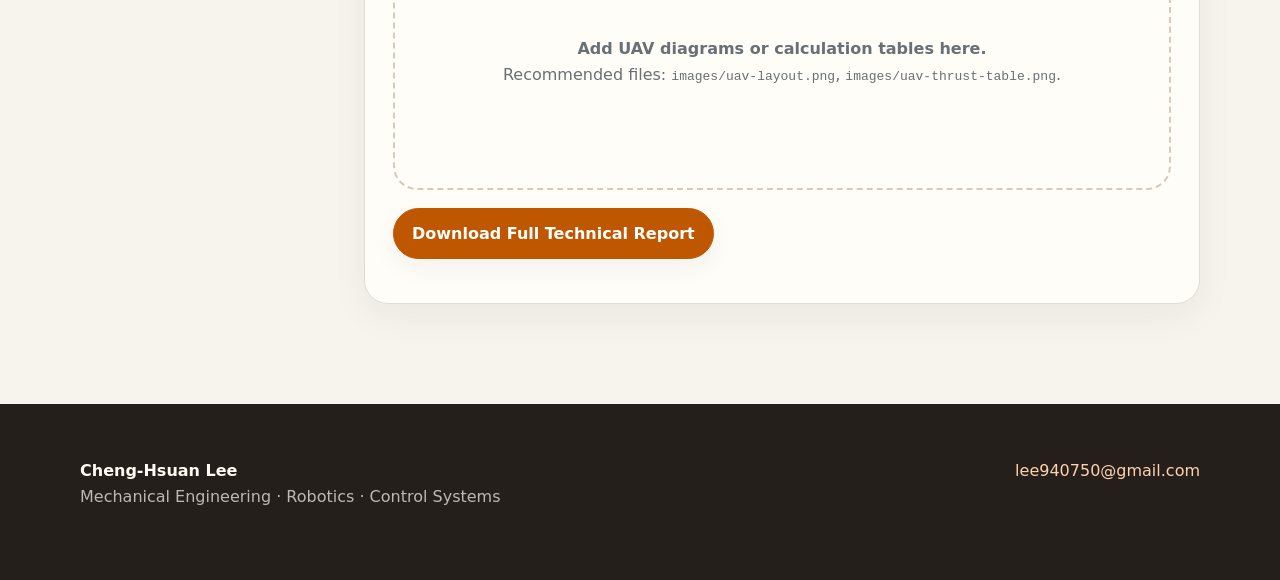
<file: uav.html>
<!doctype html>
<html lang="en">
<head>
  <meta charset="utf-8">
  <meta name="viewport" content="width=device-width, initial-scale=1">
  <title>UAV Propulsion | Cheng-Hsuan Lee</title>
  <link rel="stylesheet" href="assets/styles.css">
</head>
<body>
  <header class="site-header"><div class="container nav"><a class="brand" href="index.html"><span class="brand-mark">CL</span><span>Cheng-Hsuan Lee</span></a><nav class="nav-links"><a href="index.html">Home</a><a href="quadruped.html">Quadruped</a><a class="active" href="uav.html">UAV</a><a href="strain-analysis.html">Analysis</a><a href="reports.html">Reports</a><a class="nav-cta" href="resume.html">Resume</a></nav></div></header>
  <main>
    <section class="page-hero"><div class="container"><div class="eyebrow">Project · UAV System Design</div><h1>UAV Propulsion and System Estimation</h1><p class="hero-copy">A design-oriented study of motor, ESC, battery, thrust, payload, and flight-time tradeoffs for a multirotor UAV configuration.</p><div class="meta-grid"><div class="meta-item"><strong>Role</strong><span>System estimation and configuration analysis</span></div><div class="meta-item"><strong>Tools</strong><span>MATLAB/Excel, component datasheets</span></div><div class="meta-item"><strong>Focus</strong><span>Propulsion, payload, battery</span></div><div class="meta-item"><strong>Output</strong><span>Technical report and calculations</span></div></div></div></section>
    <section class="section"><div class="container content-grid"><aside class="toc"><strong>On this page</strong><a href="#summary">Summary</a><a href="#method">Method</a><a href="#tradeoffs">Tradeoffs</a><a href="#report">Report</a></aside><article class="article"><section id="summary" class="panel"><h2>Project Summary</h2><p>This project analyzed a multirotor UAV configuration by connecting component choices to vehicle-level performance. The analysis considered motor KV, battery voltage, ESC current rating, thrust-to-weight ratio, payload margin, and estimated flight time.</p><div class="tags"><span class="tag">Multirotor</span><span class="tag">Propulsion</span><span class="tag">ESC</span><span class="tag">Battery</span><span class="tag">Flight Time</span></div></section><section id="method" class="panel"><h2>Method</h2><ul class="list-clean"><li><span class="bullet"></span><span><strong>Mass budgeting:</strong> Estimated aircraft all-up weight and available payload margin.</span></li><li><span class="bullet"></span><span><strong>Propulsion estimation:</strong> Compared motor and battery configurations using thrust and current limits.</span></li><li><span class="bullet"></span><span><strong>Electrical constraints:</strong> Checked ESC current rating and battery discharge capability.</span></li><li><span class="bullet"></span><span><strong>Flight-time estimate:</strong> Related battery capacity, current draw, and usable capacity to endurance.</span></li></ul></section><section id="tradeoffs" class="panel"><h2>Engineering Tradeoffs</h2><p>The main design tradeoff is between thrust margin, endurance, payload capacity, and system weight. A larger battery can increase energy capacity, but also increases takeoff weight and motor load. A higher-voltage configuration may reduce current for the same power level, but requires compatible ESC and motor selection.</p></section><section id="report" class="panel"><h2>Technical Report</h2><div class="placeholder"><div><strong>Add UAV diagrams or calculation tables here.</strong><p>Recommended files: <code>images/uav-layout.png</code>, <code>images/uav-thrust-table.png</code>.</p></div></div><p style="margin-top:18px"><a class="button primary" href="reports/uav-final-report.pdf">Download Full Technical Report</a></p></section></article></div></section>
  </main>
  <footer class="footer"><div class="container footer-grid"><div><strong>Cheng-Hsuan Lee</strong><p>Mechanical Engineering · Robotics · Control Systems</p></div><div><a href="mailto:lee940750@gmail.com">lee940750@gmail.com</a></div></div></footer>
</body>
</html>
</file>
<file: site.css>
:root {
  color-scheme: light;
  --ink: #172326;
  --muted: #5d6d72;
  --line: #d9e1df;
  --panel: #ffffff;
  --soft: #f4f7f4;
  --field: #e8efec;
  --accent: #0f766e;
  --accent-dark: #0b4f4a;
  --warm: #b8673a;
  --blue: #315f8b;
  --shadow: 0 18px 55px rgba(23, 35, 38, 0.1);
  --max: 1180px;
}

* {
  box-sizing: border-box;
}

html {
  scroll-behavior: smooth;
}

body {
  margin: 0;
  color: var(--ink);
  background: #fbfcf9;
  font-family:
    Inter, ui-sans-serif, system-ui, -apple-system, BlinkMacSystemFont, "Segoe UI", Arial, sans-serif;
  line-height: 1.62;
}

a {
  color: inherit;
}

.site-header {
  position: sticky;
  top: 0;
  z-index: 20;
  display: flex;
  align-items: center;
  justify-content: space-between;
  gap: 24px;
  padding: 14px max(24px, calc((100vw - var(--max)) / 2));
  background: rgba(251, 252, 249, 0.92);
  border-bottom: 1px solid rgba(217, 225, 223, 0.9);
  backdrop-filter: blur(16px);
}

.brand {
  display: grid;
  width: 44px;
  height: 44px;
  place-items: center;
  color: #fff;
  background: var(--ink);
  border-radius: 8px;
  font-weight: 800;
  text-decoration: none;
  letter-spacing: 0;
}

.nav-links {
  display: flex;
  flex-wrap: wrap;
  justify-content: flex-end;
  gap: 8px;
}

.nav-links a {
  padding: 8px 10px;
  border-radius: 8px;
  color: var(--muted);
  font-size: 0.93rem;
  font-weight: 650;
  text-decoration: none;
}

.nav-links a:hover,
.nav-links a:focus-visible {
  color: var(--ink);
  background: var(--field);
  outline: none;
}

.hero {
  min-height: 78svh;
  display: grid;
  align-items: center;
  background:
    linear-gradient(135deg, rgba(15, 118, 110, 0.12), transparent 42%),
    linear-gradient(315deg, rgba(184, 103, 58, 0.14), transparent 44%),
    #f7faf7;
  border-bottom: 1px solid var(--line);
}

.hero-content {
  width: min(var(--max), calc(100% - 48px));
  margin: 0 auto;
  padding: 98px 0 74px;
}

.eyebrow,
.section-kicker,
.tag {
  margin: 0 0 12px;
  color: var(--accent);
  font-size: 0.76rem;
  font-weight: 800;
  letter-spacing: 0;
  text-transform: uppercase;
}

h1,
h2,
h3,
p {
  margin-top: 0;
}

h1 {
  max-width: 920px;
  margin-bottom: 20px;
  font-size: clamp(3.2rem, 10vw, 8rem);
  line-height: 0.94;
  letter-spacing: 0;
}

.mobile-name-break {
  display: none;
}

h2 {
  margin-bottom: 0;
  font-size: clamp(2rem, 4.2vw, 4.1rem);
  line-height: 1.05;
  letter-spacing: 0;
}

h3 {
  margin-bottom: 14px;
  font-size: clamp(1.26rem, 2vw, 1.85rem);
  line-height: 1.18;
  letter-spacing: 0;
}

.hero-copy {
  max-width: 770px;
  color: var(--muted);
  font-size: clamp(1.05rem, 2vw, 1.34rem);
}

.hero-proof {
  display: grid;
  grid-template-columns: repeat(4, minmax(0, 1fr));
  gap: 1px;
  max-width: 1080px;
  margin-top: 32px;
  overflow: hidden;
  border: 1px solid rgba(17, 17, 17, 0.18);
  border-radius: 8px;
  background: rgba(17, 17, 17, 0.18);
}

.hero-proof article {
  min-height: 126px;
  padding: 20px;
  background: rgba(255, 255, 255, 0.86);
}

.hero-proof strong {
  display: block;
  margin-bottom: 8px;
  color: var(--accent-dark);
  font-size: clamp(1.45rem, 3vw, 2rem);
  line-height: 1;
}

.hero-proof span {
  color: var(--muted);
}

.hero-actions {
  display: flex;
  flex-wrap: wrap;
  gap: 10px;
  margin-top: 26px;
}

.button {
  display: inline-flex;
  min-height: 44px;
  align-items: center;
  justify-content: center;
  border: 1px solid transparent;
  border-radius: 8px;
  padding: 10px 16px;
  font: inherit;
  font-weight: 760;
  text-decoration: none;
  cursor: pointer;
}

.button.primary {
  color: #fff;
  background: var(--accent);
}

.button.secondary {
  color: var(--accent-dark);
  background: #fff;
  border-color: rgba(15, 118, 110, 0.24);
}

.button.disabled {
  color: var(--muted);
  background: var(--field);
  cursor: default;
}

.section {
  width: min(var(--max), calc(100% - 48px));
  margin: 0 auto;
  padding: 88px 0;
}

.intro-band,
.lab-band,
.education-band {
  width: 100%;
  padding-inline: max(24px, calc((100vw - var(--max)) / 2));
  background: var(--soft);
}

.lab-band {
  background: #eaf2f0;
}

.education-band {
  background: #f4efe8;
}

.section-grid {
  display: grid;
  grid-template-columns: minmax(280px, 0.82fr) minmax(300px, 1fr);
  gap: 46px;
  align-items: start;
}

.section-heading {
  max-width: 880px;
  margin-bottom: 38px;
}

.section-heading p:last-child {
  max-width: 760px;
  margin: 16px 0 0;
  color: var(--muted);
}

.compact-heading {
  max-width: 960px;
  margin-bottom: 26px;
}

.profile-copy {
  color: var(--muted);
  font-size: 1.05rem;
}

.profile-copy p:last-child {
  margin-bottom: 0;
}

.stat-row {
  display: grid;
  grid-template-columns: repeat(4, 1fr);
  gap: 1px;
  margin-top: 50px;
  overflow: hidden;
  border: 1px solid var(--line);
  border-radius: 8px;
  background: var(--line);
}

.stat-row article {
  min-height: 126px;
  padding: 22px;
  background: var(--panel);
}

.stat-row strong {
  display: block;
  margin-bottom: 8px;
  color: var(--accent-dark);
  font-size: 2rem;
  line-height: 1;
}

.stat-row span {
  color: var(--muted);
}

.lab-spotlight {
  border-top: 1px solid rgba(15, 118, 110, 0.18);
  border-bottom: 1px solid rgba(15, 118, 110, 0.18);
}

.laboratory-heading {
  max-width: 980px;
}

.laboratory-proof-strip {
  display: grid;
  grid-template-columns: repeat(4, minmax(0, 1fr));
  gap: 1px;
  margin-bottom: 34px;
  overflow: hidden;
  border: 1px solid var(--line);
  border-radius: 8px;
  background: var(--line);
}

.laboratory-proof-strip article {
  min-height: 150px;
  padding: 22px;
  background: #fff;
}

.laboratory-proof-strip span {
  display: block;
  margin-bottom: 10px;
  color: var(--warm);
  font-size: 0.74rem;
  font-weight: 850;
  text-transform: uppercase;
}

.laboratory-proof-strip strong {
  display: block;
  color: var(--ink);
  line-height: 1.34;
}

.laboratory-feature {
  display: grid;
  grid-template-columns: minmax(300px, 0.95fr) minmax(340px, 1.05fr);
  gap: 42px;
  align-items: center;
  padding: 14px 0 28px;
}

.laboratory-skills {
  margin-top: 28px;
}

.publication-section {
  border-top: 2px solid var(--accent);
}

.publication-layout {
  display: grid;
  grid-template-columns: minmax(0, 1.15fr) minmax(0, 0.85fr);
  align-items: center;
  gap: 40px;
}

.publication-highlights {
  display: flex;
  flex-wrap: wrap;
  gap: 10px;
  margin: 0 0 8px;
  padding: 0;
  list-style: none;
}

.publication-highlights li {
  padding: 12px 16px;
  border-left: 4px solid var(--accent);
  color: var(--accent-dark);
  font-weight: 800;
  background: #edf5f3;
  line-height: 1.5;
}

.project-text .publication-highlights li {
  color: var(--accent-dark);
}

.publication-highlights .publication-award-highlight {
  flex-basis: 100%;
}

.publication-page .publication-highlights {
  max-width: 820px;
  margin-bottom: 24px;
}

.publication-metrics {
  display: grid;
  grid-template-columns: repeat(3, minmax(0, 1fr));
  gap: 18px;
  padding-block: 20px;
  border-block: 1px solid var(--line);
}

.publication-metrics strong,
.publication-metrics span {
  display: block;
}

.publication-metrics strong {
  font-size: 1.3rem;
  color: var(--accent-dark);
  overflow-wrap: anywhere;
}

.publication-metrics span,
.publication-note,
.publication-media figcaption,
.publication-certificate figcaption {
  color: var(--muted);
  font-size: 0.95rem;
  line-height: 1.5;
}

.publication-actions {
  display: flex;
  flex-wrap: wrap;
  align-items: center;
  gap: 16px;
}

.publication-section .text-link::after,
.publication-page .text-link::after {
  flex-shrink: 0;
  white-space: nowrap;
}

.publication-media,
.publication-media .media-photo {
  display: grid;
  gap: 12px;
}

.publication-media .media-photo img {
  width: 100%;
  max-height: none;
}

.conference-placeholder {
  margin: 0;
  min-height: 240px;
}

.publication-page .project-hero h1 {
  font-size: 3rem;
  line-height: 1.12;
}

.publication-page .project-hero .text-link {
  margin-bottom: 0;
}

.publication-page .detail-layout > section {
  min-width: 0;
}

.publication-flow {
  padding-left: 28px;
  display: grid;
  gap: 20px;
}

.publication-flow strong,
.publication-flow span {
  display: block;
}

.publication-table-wrap {
  max-width: 100%;
  overflow-x: auto;
}

.publication-table-wrap table {
  min-width: 490px;
}

.publication-table-wrap caption {
  text-align: left;
  padding-bottom: 14px;
  color: var(--muted);
}

.publication-certificate {
  margin: 24px 0;
}

.publication-certificate img {
  display: block;
  width: 100%;
  height: auto;
}

.conference-gallery {
  display: grid;
  gap: 22px;
}

@media (max-width: 900px) {
  .publication-layout { grid-template-columns: 1fr; }
  .publication-page .project-hero h1 { font-size: 2.3rem; }
}

@media (max-width: 540px) {
  .publication-metrics { grid-template-columns: 1fr; }
  .publication-page .project-hero h1 { font-size: 2rem; }
}

.project-showcase {
  display: grid;
  gap: 0;
}

.project-feature {
  display: grid;
  grid-template-columns: minmax(300px, 0.9fr) minmax(340px, 1.1fr);
  gap: 42px;
  align-items: center;
  padding: 48px 0;
  border-top: 1px solid var(--line);
}

.project-feature:last-child {
  border-bottom: 1px solid var(--line);
}

.project-feature.reverse .project-text {
  order: 2;
}

.project-text {
  display: grid;
  gap: 16px;
}

.project-text p:not(.tag),
.project-text li {
  color: var(--muted);
}

.project-text .project-signal {
  margin: 0;
  padding: 15px 16px;
  color: var(--ink);
  font-weight: 720;
  line-height: 1.45;
  border: 1px solid rgba(17, 17, 17, 0.28);
  border-radius: 8px;
  background: #fff;
}

.project-evidence {
  display: grid;
  gap: 10px;
}

.project-evidence article {
  padding: 14px 16px;
  border-left: 3px solid var(--accent);
  background: #f7faf7;
}

.project-evidence span {
  display: block;
  margin-bottom: 4px;
  color: var(--warm);
  font-size: 0.74rem;
  font-weight: 800;
  text-transform: uppercase;
}

.project-evidence strong {
  display: block;
  color: var(--ink);
  font-size: 0.98rem;
  line-height: 1.35;
}

.feature-media {
  display: grid;
  grid-template-columns: repeat(2, minmax(0, 1fr));
  gap: 12px;
  align-items: stretch;
}

.feature-media.media-stack {
  grid-template-columns: 1fr;
  gap: 18px;
  align-items: center;
}

.feature-media.media-stack .media-photo {
  width: 100%;
}

.feature-media.media-stack .media-photo :is(img, video) {
  width: 100%;
  max-width: 100%;
  max-height: none;
}

.feature-media.media-stack .portrait-photo img {
  width: min(78%, 520px);
}

.feature-media.mechanism-media {
  justify-items: end;
}

.feature-media.mechanism-media .media-photo img {
  width: min(74%, 500px);
}

.feature-media.mechanism-media .portrait-photo img {
  width: min(46%, 310px);
}

.feature-media.robot-dog-media,
.feature-media.drone-media {
  gap: 14px;
}

.feature-media.robot-dog-media .media-photo :is(img, video) {
  width: min(70%, 430px);
}

.feature-media.drone-media .media-photo :is(img, video) {
  width: min(76%, 390px);
}

.feature-media.frc-media {
  gap: 14px;
}

.feature-media.frc-media .media-photo img {
  width: min(86%, 500px);
}

.feature-media.asr-lab-media {
  align-self: center;
  justify-items: center;
}

.feature-media.asr-lab-media .media-photo img {
  width: 100%;
  max-height: 620px;
  object-fit: contain;
}

.feature-media.media-stack .media-placeholder {
  margin: 0;
  width: 100%;
  min-height: 230px;
}

.award-list,
.skills-layout article,
.file-placeholder,
.contact-card {
  border: 1px solid var(--line);
  border-radius: 8px;
  background: var(--panel);
}

.compact-list {
  margin: 0;
  padding-left: 20px;
}

.compact-list li + li {
  margin-top: 8px;
}

.placeholder-row,
.placeholder-strip {
  display: grid;
  grid-template-columns: repeat(2, minmax(0, 1fr));
  gap: 10px;
}

.media-placeholder {
  display: grid;
  min-height: 148px;
  place-items: center;
  padding: 18px;
  color: #333;
  text-align: center;
  border: 2px solid #111;
  border-radius: 8px;
  background: #fff;
}

.media-photo {
  display: flex;
  align-items: center;
  justify-content: center;
  margin: 0;
  overflow: visible;
  border: 0;
  border-radius: 0;
  background: transparent;
}

.media-placeholder.media-primary,
.media-placeholder.media-secondary {
  min-height: 340px;
}

.media-photo :is(img, video) {
  display: block;
  width: auto;
  max-width: 100%;
  height: auto;
  max-height: 520px;
  object-fit: contain;
  border: 0;
  border-radius: 6px;
  background: transparent;
}

.media-photo video {
  background: #f7faf7;
}

.media-placeholder strong {
  display: block;
  margin-bottom: 4px;
  color: #111;
  font-size: 0.95rem;
}

.media-placeholder span {
  display: block;
  font-size: 0.88rem;
}

.text-link {
  display: inline-flex;
  justify-self: start;
  align-items: center;
  gap: 10px;
  min-height: 40px;
  padding: 10px 16px;
  color: var(--accent-dark);
  font-weight: 800;
  text-decoration: none;
  border: 2px solid #111;
  border-radius: 8px;
  background: #fff;
  transition:
    border-color 160ms ease,
    background 160ms ease;
}

.text-link::after {
  content: "->";
  font-weight: 900;
}

.text-link:hover,
.text-link:focus-visible {
  color: #111;
  background: #f4f0df;
  border-color: var(--accent-dark);
}

.laboratory-detail-link {
  margin-top: 2px;
}

.awards-layout,
.skills-layout,
.file-placeholder-grid {
  display: grid;
  gap: 16px;
}

.awards-layout {
  grid-template-columns: repeat(2, minmax(0, 1fr));
}

.award-list {
  padding: 28px;
}

.award-list ul {
  margin: 0 0 18px;
  padding-left: 20px;
  color: var(--muted);
}

.award-list li + li {
  margin-top: 10px;
}

.award-list p {
  margin-bottom: 0;
  color: var(--muted);
}

.skills-layout {
  grid-template-columns: repeat(4, minmax(0, 1fr));
}

.skills-layout article {
  padding: 24px;
}

.skills-layout h3 {
  font-size: 1.14rem;
}

.skills-layout p {
  margin-bottom: 0;
  color: var(--muted);
}

.skills-layout .compact-list {
  margin-top: 14px;
  color: var(--muted);
  font-size: 0.96rem;
  line-height: 1.48;
}

.skills-layout .compact-list li + li {
  margin-top: 7px;
}

.timeline {
  display: grid;
  gap: 24px;
}

.timeline article {
  padding-left: 20px;
  border-left: 3px solid var(--warm);
}

.timeline span {
  display: block;
  margin-bottom: 6px;
  color: var(--warm);
  font-weight: 800;
}

.timeline p {
  margin-bottom: 0;
  color: var(--muted);
}

.reports-section {
  width: min(1280px, calc(100% - 48px));
}

.file-placeholder-grid {
  grid-template-columns: repeat(3, minmax(0, 1fr));
}

.file-placeholder {
  min-height: 220px;
  padding: 24px;
  border: 2px solid #111;
  background: #fff;
}

.file-placeholder span {
  display: block;
  margin-bottom: 18px;
  color: var(--accent);
  font-size: 0.75rem;
  font-weight: 800;
  text-transform: uppercase;
}

.file-placeholder strong {
  display: block;
  margin-bottom: 10px;
  font-size: 1.2rem;
  line-height: 1.2;
}

.file-placeholder p {
  margin-bottom: 0;
  color: var(--muted);
}

.document-library {
  display: grid;
  gap: 18px;
}

.document-resume-card,
.document-group,
.document-subgroup {
  border: 1px solid var(--line);
  border-radius: 8px;
  background: var(--panel);
}

.document-resume-card {
  display: grid;
  grid-template-columns: minmax(160px, 0.3fr) minmax(260px, 1fr);
  gap: 16px;
  align-items: center;
  padding: 22px 24px;
  border: 2px solid #111;
  background: #fbfff9;
  text-decoration: none;
  transition: border-color 160ms ease, box-shadow 160ms ease, transform 160ms ease;
}

.document-resume-card:hover,
.document-resume-card:focus-visible {
  border-color: var(--accent);
  box-shadow: 0 12px 24px rgba(17, 24, 39, 0.1);
  transform: translateY(-1px);
}

.document-resume-card span,
.document-group-heading span,
.document-link span {
  color: var(--accent);
  font-size: 0.74rem;
  font-weight: 850;
  text-transform: uppercase;
}

.document-resume-card span {
  display: block;
}

.document-resume-card strong {
  color: var(--ink);
  font-size: 1.28rem;
  line-height: 1.2;
}

.document-resume-card p {
  margin: 4px 0 0;
  color: var(--muted);
}

.document-group {
  padding: 26px;
}

.document-group-heading {
  display: grid;
  gap: 8px;
  margin-bottom: 20px;
}

.document-group-heading h3 {
  margin: 0;
  font-size: clamp(1.45rem, 2.5vw, 2.2rem);
  line-height: 1.08;
}

.document-group-heading p {
  max-width: 820px;
  margin: 0;
  color: var(--muted);
}

.document-tabs {
  display: grid;
  gap: 16px;
  min-width: 0;
}

.document-tab-input {
  position: absolute;
  width: 1px;
  height: 1px;
  opacity: 0;
  pointer-events: none;
}

.document-tab-list {
  display: flex;
  flex-wrap: wrap;
  gap: 8px;
  padding-bottom: 12px;
  border-bottom: 1px solid var(--line);
}

.document-tab-list label {
  display: inline-flex;
  min-height: 42px;
  align-items: center;
  justify-content: center;
  padding: 10px 14px;
  color: var(--accent-dark);
  font-size: 0.94rem;
  font-weight: 850;
  line-height: 1.1;
  cursor: pointer;
  border: 1px solid var(--line);
  border-radius: 8px;
  background: #fff;
  transition:
    color 160ms ease,
    border-color 160ms ease,
    background 160ms ease;
}

.document-tab-list label:hover {
  color: #111;
  border-color: var(--accent-dark);
  background: #f4f0df;
}

.document-tab-panels {
  min-width: 0;
}

.document-tab-panels > .document-tab-panel {
  display: none;
}

#major-tab-drone:checked ~ .document-tab-list label[for="major-tab-drone"],
#major-tab-robot:checked ~ .document-tab-list label[for="major-tab-robot"],
#major-tab-mechanism:checked ~ .document-tab-list label[for="major-tab-mechanism"],
#other-tab-numerical:checked ~ .document-tab-list label[for="other-tab-numerical"],
#other-tab-thermal:checked ~ .document-tab-list label[for="other-tab-thermal"],
#other-tab-experiments:checked ~ .document-tab-list label[for="other-tab-experiments"] {
  color: #fff;
  border-color: #111;
  background: var(--accent-dark);
}

#major-tab-drone:focus-visible ~ .document-tab-list label[for="major-tab-drone"],
#major-tab-robot:focus-visible ~ .document-tab-list label[for="major-tab-robot"],
#major-tab-mechanism:focus-visible ~ .document-tab-list label[for="major-tab-mechanism"],
#other-tab-numerical:focus-visible ~ .document-tab-list label[for="other-tab-numerical"],
#other-tab-thermal:focus-visible ~ .document-tab-list label[for="other-tab-thermal"],
#other-tab-experiments:focus-visible ~ .document-tab-list label[for="other-tab-experiments"] {
  outline: 3px solid rgba(15, 118, 110, 0.25);
  outline-offset: 2px;
}

#major-tab-drone:checked ~ .document-tab-panels #major-panel-drone,
#major-tab-robot:checked ~ .document-tab-panels #major-panel-robot,
#major-tab-mechanism:checked ~ .document-tab-panels #major-panel-mechanism,
#other-tab-numerical:checked ~ .document-tab-panels #other-panel-numerical,
#other-tab-thermal:checked ~ .document-tab-panels #other-panel-thermal,
#other-tab-experiments:checked ~ .document-tab-panels #other-panel-experiments {
  display: grid;
}

.document-project-grid,
.other-course-grid {
  display: grid;
  gap: 14px;
}

.document-project-grid {
  grid-template-columns: minmax(320px, 1.28fr) repeat(2, minmax(260px, 0.86fr));
}

.other-course-grid {
  grid-template-columns: repeat(3, minmax(0, 1fr));
}

.document-subgroup {
  display: grid;
  align-content: start;
  gap: 14px;
  min-width: 0;
  padding: 20px;
}

.document-subgroup h4 {
  margin: 0;
  color: var(--ink);
  font-size: 1.12rem;
  line-height: 1.2;
}

.document-subgroup > p {
  margin: -6px 0 0;
  color: var(--muted);
  font-size: 0.95rem;
}

.document-list {
  display: grid;
  gap: 10px;
}

.document-link {
  display: grid;
  gap: 7px;
  min-width: 0;
  padding: 16px;
  color: var(--ink);
  text-decoration: none;
  border: 1px solid var(--line);
  border-radius: 8px;
  background: #fff;
  transition:
    border-color 160ms ease,
    background 160ms ease,
    transform 160ms ease;
}

.document-link.featured {
  border: 2px solid #111;
  background: #fbfff9;
}

.document-link:hover,
.document-link:focus-visible {
  border-color: var(--accent-dark);
  background: #f4f0df;
  transform: translateY(-1px);
}

.document-link strong {
  color: var(--ink);
  line-height: 1.22;
}

.document-link p {
  margin: 0;
  color: var(--muted);
  font-size: 0.94rem;
}

.document-mini-list {
  display: grid;
  grid-template-columns: repeat(2, minmax(0, 1fr));
  gap: 8px;
}

.document-mini-list.document-mini-list-two {
  grid-template-columns: repeat(2, minmax(0, 1fr));
}

.document-mini-list a {
  display: flex;
  min-height: 46px;
  align-items: center;
  padding: 10px 12px;
  color: var(--accent-dark);
  font-size: 0.94rem;
  font-weight: 800;
  line-height: 1.2;
  text-decoration: none;
  border: 1px solid var(--line);
  border-radius: 8px;
  background: #fff;
}

.document-mini-list a:hover,
.document-mini-list a:focus-visible {
  color: #111;
  border-color: var(--accent-dark);
  background: #f4f0df;
}

.contact-section {
  display: grid;
  grid-template-columns: minmax(320px, 0.95fr) minmax(360px, 1.05fr);
  gap: 42px;
  align-items: center;
}

.contact-section p:not(.section-kicker) {
  max-width: 640px;
  color: var(--muted);
}

.contact-card {
  display: grid;
  gap: 24px;
  min-width: min(520px, 100%);
  padding: 30px;
  border: 2px solid #111;
  background: #fff;
}

.contact-identity {
  display: grid;
  gap: 6px;
  padding-bottom: 22px;
  border-bottom: 1px solid var(--line);
}

.contact-identity span,
.contact-methods span {
  color: var(--accent);
  font-size: 0.75rem;
  font-weight: 800;
  letter-spacing: 0;
  text-transform: uppercase;
}

.contact-identity strong {
  color: var(--ink);
  font-size: clamp(1.6rem, 3vw, 2.4rem);
  line-height: 1;
}

.contact-identity p {
  margin: 0;
  color: var(--muted);
  font-weight: 750;
}

.contact-methods {
  display: grid;
  gap: 0;
}

.contact-methods a {
  display: grid;
  gap: 5px;
  padding: 16px 0;
  color: var(--accent-dark);
  text-decoration: none;
  border-bottom: 1px solid var(--line);
}

.contact-methods a:first-child {
  padding-top: 0;
}

.contact-methods a:last-child {
  padding-bottom: 0;
  border-bottom: 0;
}

.contact-methods strong {
  color: var(--accent-dark);
  font-size: 1.08rem;
  line-height: 1.25;
}

.contact-methods a:hover strong,
.contact-methods a:focus-visible strong {
  color: #111;
}

.site-footer {
  display: flex;
  justify-content: space-between;
  gap: 24px;
  padding: 28px max(24px, calc((100vw - var(--max)) / 2));
  color: var(--muted);
  border-top: 1px solid var(--line);
}

.site-footer p {
  margin: 0;
}

.site-footer a {
  color: var(--accent-dark);
  font-weight: 800;
  text-decoration: none;
}

@media (max-width: 980px) {
  .section-grid,
  .laboratory-feature,
  .project-feature,
  .awards-layout,
  .contact-section {
    grid-template-columns: 1fr;
  }

  .project-feature.reverse .project-text {
    order: initial;
  }

  .stat-row,
  .hero-proof,
  .laboratory-proof-strip,
  .skills-layout,
  .file-placeholder-grid,
  .document-project-grid,
  .other-course-grid {
    grid-template-columns: repeat(2, minmax(0, 1fr));
  }

  .media-placeholder.media-primary,
  .media-placeholder.media-secondary {
    min-height: 280px;
  }

  .media-photo :is(img, video) {
    max-height: 460px;
  }
}

@media (max-width: 720px) {
  .site-header {
    position: static;
    flex-wrap: wrap;
    align-items: flex-start;
    gap: 10px;
    padding: 12px 16px;
  }

  .nav-links {
    width: 100%;
    justify-content: flex-start;
    gap: 4px;
  }

  .nav-links a {
    padding: 6px 7px;
    font-size: 0.82rem;
  }

  .hero {
    min-height: auto;
  }

  .hero-content,
  .section,
  .reports-section {
    width: calc(100vw - 32px);
    max-width: calc(100vw - 32px);
  }

  .intro-band,
  .lab-band,
  .education-band {
    padding-inline: 16px;
  }

  .hero-content {
    padding: 72px 0 52px;
  }

  h1 {
    font-size: clamp(2.35rem, 11vw, 3.45rem);
    line-height: 1;
    overflow-wrap: anywhere;
  }

  .mobile-name-break {
    display: block;
  }

  .section {
    padding-block: 62px;
  }

  .stat-row,
  .hero-proof,
  .laboratory-proof-strip,
  .skills-layout,
  .file-placeholder-grid,
  .document-resume-card,
  .document-project-grid,
  .other-course-grid,
  .feature-media,
  .placeholder-row,
  .placeholder-strip {
    grid-template-columns: 1fr;
  }

  .project-feature {
    gap: 24px;
    padding: 36px 0;
  }

  .laboratory-feature {
    gap: 24px;
  }

  .media-placeholder.media-primary,
  .media-placeholder.media-secondary,
  .file-placeholder {
    min-height: 220px;
  }

  .document-group,
  .document-subgroup {
    padding: 18px;
  }

  .document-tab-list {
    display: grid;
    grid-template-columns: 1fr;
  }

  .document-tab-list label {
    justify-content: flex-start;
    width: 100%;
  }

  .document-mini-list,
  .document-mini-list.document-mini-list-two {
    grid-template-columns: 1fr;
  }

  .media-photo :is(img, video) {
    max-height: none;
  }

  .feature-media.media-stack .portrait-photo img {
    width: 100%;
  }

  .feature-media.mechanism-media {
    justify-items: stretch;
  }

  .feature-media.mechanism-media .media-photo img,
  .feature-media.mechanism-media .portrait-photo img {
    width: 100%;
  }

  .feature-media.robot-dog-media .media-photo :is(img, video),
  .feature-media.drone-media .media-photo :is(img, video) {
    width: 100%;
  }

  .feature-media.frc-media .media-photo img {
    width: 100%;
  }

  .site-footer {
    align-items: flex-start;
    flex-direction: column;
  }
}
</file>
<file: focused.css>
/* A short evidence-first overview, with deeper records available on demand. */
:is(.focused-home, .focused-case) {
  font-size: 1.06rem;
  line-height: 1.65;
}

:is(.focused-home, .focused-case) :is(h1, h2, h3) {
  letter-spacing: 0;
  overflow-wrap: break-word;
}

:is(.focused-home, .focused-case) h2 {
  font-size: 2rem;
  line-height: 1.2;
}

:is(.focused-home, .focused-case) h3 {
  font-size: 1.2rem;
  line-height: 1.35;
}

:is(.focused-home, .focused-case) :where(p, li, .case-glance strong, .fact-strip strong) {
  font-size: 1.06rem;
}

:is(.focused-home, .focused-case) :is(.tag, .section-kicker, .eyebrow) {
  font-size: 0.78rem;
}

:is(.focused-home, .focused-case) [id] {
  scroll-margin-top: 120px;
}

.focused-home .hero {
  position: relative;
  isolation: isolate;
  min-height: 0;
  color: #fff;
  background: #172326 url('assets/photos/home-asr-lab-build.jpg') center 46% / cover no-repeat;
}

.focused-home .hero::before {
  content: '';
  position: absolute;
  inset: 0;
  z-index: -1;
  background: rgba(10, 24, 26, 0.83);
}

.focused-home .hero-content {
  padding-block: 52px 40px;
}

.focused-home .hero h1 {
  font-size: 3.8rem;
  line-height: 1;
  max-width: none;
  margin-bottom: 20px;
  color: #fff;
}

.focused-home .hero .eyebrow { color: #c5e6e0; }

.focused-home .hero-position {
  margin: 0 0 8px;
  font-size: 1.65rem;
  font-weight: 700;
  color: #fff;
}

.focused-home .hero-copy {
  max-width: 700px;
  margin: 0;
  color: #e4edec;
  font-size: 1.12rem;
}

.focused-home .hero-proof {
  grid-template-columns: repeat(4, minmax(0, 1fr));
  gap: 24px;
  margin-block: 24px;
  border: 0;
  border-radius: 0;
  background: transparent;
}

.focused-home .hero-proof article {
  min-height: 0;
  padding: 14px 0 0;
  border-top: 1px solid #76908e;
  background: transparent;
}

.focused-home .hero-proof strong { font-size: 1.06rem; color: #fff; }
.focused-home .hero-proof span { font-size: 0.95rem; color: #d0dfdc; }
.focused-home .hero-actions { margin-top: 0; }
.focused-home .hero .button { background: #116d70; border-color: #71b7b1; }
.focused-home .hero .button:hover { background: #0c5557; }

.focused-home .section {
  padding-block: 54px;
}

.focused-home .section-heading { margin-bottom: 24px; }
.focused-home .section-heading h2 { margin: 0; }
.focused-home .section-heading p:last-child { margin-top: 10px; }
.focused-home .laboratory-feature { padding: 0; gap: 36px; }
.focused-home .project-text { gap: 14px; }
.focused-home .project-text > p { margin: 0; }
.focused-home .asr-lab-media img { max-height: 450px; }

.evidence-lines {
  display: grid;
  gap: 12px;
  margin: 0;
  padding-left: 20px;
  color: var(--muted);
}

.evidence-lines strong { color: var(--ink); }

.evidence-result {
  border-left: 3px solid var(--accent);
  padding: 10px 0 10px 14px;
  color: var(--ink);
}

.focused-home .publication-layout { gap: 36px; }
.publication-highlights { display: grid; grid-template-columns: minmax(0, 1fr); }
.focused-home .publication-highlights { gap: 8px; }
.focused-home .publication-highlights li { padding: 8px 12px; font-size: 0.95rem; }
.focused-home .publication-metrics { padding-block: 14px; gap: 12px; }
.focused-home .publication-metrics strong { font-size: 1.3rem; }
.focused-home .publication-metrics span { font-size: 0.95rem; }
.focused-home .publication-note { font-size: 0.95rem; }
.focused-home .publication-media { gap: 16px; }

.focused-home .publication-media .conference-portrait img {
  width: auto;
  max-width: 100%;
  max-height: 390px;
  justify-self: center;
  object-fit: contain;
}

.cacs-media-layout {
  display: grid;
  grid-template-columns: minmax(0, 1fr) minmax(0, 1fr);
  align-items: center;
  gap: 28px;
}

.cacs-video { display: grid; gap: 10px; margin: 0; min-width: 0; }
.cacs-video video {
  display: block;
  width: 100%;
  height: auto;
  max-height: 460px;
  object-fit: contain;
  background: #111;
  border: 0;
  border-radius: 6px;
}
.cacs-video figcaption { color: var(--muted); font-size: 0.95rem; line-height: 1.5; }
.cacs-portrait-video { justify-items: center; }
.cacs-portrait-video video { width: auto; max-width: 100%; max-height: 380px; }
.cacs-results-video { max-width: 760px; margin: 22px auto; }
.cacs-research-figure { margin: 24px 0; }
.cacs-research-figure img { display: block; width: 100%; height: auto; border: 0; }
.cacs-research-figure figcaption { margin-top: 10px; color: var(--muted); font-size: 0.95rem; line-height: 1.5; }
.cacs-conference-photos { grid-template-columns: repeat(2, minmax(0, 1fr)); align-items: center; }
.cacs-conference-photos .media-photo img { width: 100%; height: auto; max-height: 520px; object-fit: contain; }

@media (max-width: 1100px) {
  .cacs-media-layout { grid-template-columns: 1fr; }
}
@media (max-width: 640px) {
  .cacs-conference-photos { grid-template-columns: 1fr; }
}

.contribution-rows article {
  display: grid;
  grid-template-columns: minmax(220px, 0.85fr) minmax(0, 1.8fr);
  align-items: center;
  gap: 28px;
  padding-block: 22px;
  border-top: 1px solid var(--line);
}

.contribution-rows article:last-child { border-bottom: 1px solid var(--line); }
.contribution-rows span { color: var(--accent-dark); font-size: 0.78rem; font-weight: 750; text-transform: uppercase; }
.contribution-rows h3 { margin: 4px 0 0; }
.contribution-rows p { margin: 0; color: var(--muted); }
.contribution-rows p strong { color: var(--ink); }

.focused-home .project-showcase { grid-template-columns: repeat(2, minmax(0, 1fr)); gap: 30px; }
.focused-home .project-feature {
  display: flex;
  flex-direction: column;
  align-items: stretch;
  gap: 20px;
  padding: 22px;
  border: 1px solid #8c9e9a;
  border-radius: 6px;
  background: #fff;
}
.focused-home .project-feature .project-text { flex: 1; }
.focused-home .project-feature .text-link { margin-top: auto; }
.focused-home .project-feature .feature-media {
  order: -1;
  display: grid;
  grid-template-columns: repeat(2, minmax(0, 1fr));
  gap: 12px;
  align-items: center;
  height: 220px;
}
.focused-home .project-feature .media-photo { height: 100%; min-width: 0; }
.focused-home .project-feature .media-photo img {
  width: auto;
  max-width: 100%;
  max-height: 220px;
  height: auto;
  object-fit: contain;
}
.focused-home .project-feature h3 { font-size: 1.35rem; margin: 0; }
.focused-home .project-feature .evidence-result { font-size: 1.06rem; }
.focused-home .project-feature .tag { min-height: 2.5em; }
.focused-home .education-band { background: #f1f5f4; }
.education-summary { display: grid; grid-template-columns: 1fr 1fr; gap: 36px; }
.education-summary > p { margin: 0; }
.education-background > p { margin-top: 0; }
.education-background h3 { margin: 20px 0 8px; }
.education-laboratories { margin: 0; padding-left: 20px; }
.education-coursework h3 { margin-top: 0; }
.education-coursework .disclosure-body { padding: 0; }
.education-coursework p:first-child { margin-top: 0; }
.focused-home .awards-layout { grid-template-columns: repeat(2, minmax(0, 1fr)); }
.focused-home .award-list { border: 0; border-radius: 0; background: none; padding: 0; }
.focused-home .award-list h3 { margin-top: 0; }
.focused-home .award-list p { color: var(--muted); }
.focused-home .award-list strong { color: var(--ink); }

.evidence-disclosure { min-width: 0; border-top: 1px solid var(--line); }
.evidence-disclosure > summary {
  padding: 16px 4px;
  font-weight: 700;
  color: var(--accent-dark);
  cursor: pointer;
}
.evidence-disclosure > summary:hover { color: var(--ink); }
.evidence-disclosure > summary:focus-visible { outline: 2px solid var(--accent); outline-offset: 3px; }
.disclosure-body { padding: 0 4px 12px; }
.focused-home .document-resume-card { padding: 20px; }
.focused-home .document-resume-card p { margin-bottom: 0; }
.report-disclosure .document-group { border: 0; padding: 12px 0; background: none; }
.focused-home .contact-section h2 { font-size: 2rem; }

.focused-case .project-hero { padding-block: 48px 30px; }
.focused-case .project-hero h1 { font-size: 2.6rem; line-height: 1.15; }
.focused-case .project-hero .case-lead { font-size: 1.12rem; max-width: 850px; margin-block: 16px; }
.focused-case .project-hero > a:first-child { margin-bottom: 18px; font-size: 0.95rem; }
.focused-case .case-glance { margin-top: 0; margin-bottom: 30px; }
.focused-case .case-glance article { min-height: 0; padding: 18px; }
.focused-case .case-glance span { font-size: 0.78rem; }
.case-jump-links { display: flex; gap: 22px; flex-wrap: wrap; margin-top: 20px; }
.focused-case .case-jump-links a { margin: 0; font-size: 0.95rem; text-decoration: underline; text-underline-offset: 4px; }
.focused-case .detail-text { gap: 12px; }
.focused-case .detail-text h2 { font-size: 1.6rem; line-height: 1.25; }
.focused-case .detail-text p { margin-block: 0; }
.focused-case .case-module h2 { font-size: 1.6rem; line-height: 1.25; }
.focused-case .fact-strip article { min-height: 0; padding: 18px; }
.focused-case .fact-strip { top: 100px; }
.focused-case .fact-strip strong { font-size: 0.95rem; }
.focused-case .publication-highlights { margin-block: 20px; }
.focused-case .publication-highlights li { font-size: 0.95rem; padding: 8px 12px; }

@media (max-width: 980px) {
  .focused-home .hero-proof { grid-template-columns: repeat(2, minmax(0, 1fr)); }
  .focused-home .hero h1 { font-size: 3.2rem; }
  .focused-home .laboratory-feature { grid-template-columns: 1fr; }
  .focused-home .asr-lab-media img { max-height: 420px; }
  .focused-home .publication-layout { grid-template-columns: 1fr; }
  .focused-home .publication-media { max-width: 650px; }
  .contribution-rows article { grid-template-columns: 1fr 1.3fr; gap: 14px 24px; }
}

@media (max-width: 640px) {
  :is(.focused-home, .focused-case) .site-header { flex-direction: row; flex-wrap: nowrap; align-items: center; gap: 10px; padding: 10px 16px; }
  :is(.focused-home, .focused-case) .brand { flex-shrink: 0; }
  :is(.focused-home, .focused-case) .nav-links { width: auto; flex: 1; justify-content: flex-end; gap: 2px; }
  :is(.focused-home, .focused-case) .nav-links a { font-size: 0.78rem; padding: 4px 6px; }
  .focused-home .hero-content { padding-block: 32px; }
  .focused-home .hero h1 { font-size: 2.65rem; }
  .focused-home .hero-position { font-size: 1.2rem; }
  .focused-home .hero-copy { font-size: 1.06rem; }
  .focused-home .hero-proof { grid-template-columns: 1fr; gap: 10px; margin-block: 18px; }
  .focused-home .hero-proof article { padding-top: 8px; }
  .focused-home .hero-proof strong { margin-bottom: 4px; }
  .focused-home .hero-proof span { line-height: 1.5; }
  .focused-home .hero-actions { gap: 8px; }
  .focused-home .button { font-size: 0.9rem; padding: 10px 12px; }
  .focused-home .section { padding-block: 38px; }
  :is(.focused-home, .focused-case) h2 { font-size: 1.65rem; }
  .focused-home .project-showcase, .education-summary, .focused-home .awards-layout { grid-template-columns: 1fr; }
  .contribution-rows article { grid-template-columns: 1fr; gap: 10px; }
  .focused-home .project-feature .feature-media { height: 200px; }
  .focused-home .project-feature { padding: 18px; }
  .focused-home .project-feature .media-photo img { max-height: 200px; }
  .focused-home .publication-metrics { grid-template-columns: 1fr; }
  .focused-case .project-hero h1 { font-size: 2rem; }
  .focused-case .project-hero { padding-top: 32px; }
  .focused-case .case-glance { grid-template-columns: repeat(2, minmax(0, 1fr)); }
  .focused-case .case-glance article { padding: 12px; }
  .focused-case .case-glance strong { font-size: 0.95rem; }
  .focused-case .fact-strip { grid-template-columns: repeat(2, minmax(0, 1fr)); }
  .focused-case .fact-strip article { padding: 12px; }
  .focused-case .fact-strip strong { font-size: 0.9rem; }
  .focused-case .fact-strip span { font-size: 0.7rem; }
  .focused-case .detail-text h2, .focused-case .case-module h2 { font-size: 1.4rem; }
}
</file>
<file: project.css>
.project-page {
  background: #fbfcf9;
}

.project-hero {
  width: min(1180px, calc(100% - 48px));
  margin: 0 auto;
  padding: 82px 0 46px;
}

.project-hero a {
  display: inline-flex;
  margin-bottom: 28px;
  color: var(--accent-dark);
  font-weight: 800;
  text-decoration: none;
}

.project-hero h1 {
  max-width: 980px;
  color: var(--ink);
  font-size: clamp(2.8rem, 8vw, 6.2rem);
  line-height: 0.98;
}

.project-hero p {
  max-width: 820px;
  color: var(--muted);
  font-size: 1.15rem;
}

.case-glance {
  display: grid;
  grid-template-columns: repeat(4, minmax(0, 1fr));
  gap: 1px;
  width: min(1180px, calc(100% - 48px));
  margin: -14px auto 44px;
  overflow: hidden;
  border: 1px solid var(--line);
  border-radius: 8px;
  background: var(--line);
}

.case-glance article {
  min-height: 136px;
  padding: 20px;
  background: var(--panel);
}

.case-glance span {
  display: block;
  margin-bottom: 8px;
  color: var(--warm);
  font-size: 0.74rem;
  font-weight: 800;
  text-transform: uppercase;
}

.case-glance strong {
  display: block;
  color: var(--ink);
  line-height: 1.28;
}

.detail-layout {
  min-width: 0;
  width: 100%;
  padding-bottom: 0;
}

.project-detail-shell {
  display: grid;
  grid-template-columns: minmax(220px, 280px) minmax(0, 1fr);
  gap: 42px;
  align-items: start;
  width: min(1180px, calc(100% - 48px));
  margin: 0 auto;
  padding-bottom: 88px;
}

.fact-strip {
  display: grid;
  grid-template-columns: 1fr;
  gap: 1px;
  position: sticky;
  top: 86px;
  width: 100%;
  margin: 0;
  overflow: hidden;
  border: 1px solid var(--line);
  border-radius: 8px;
  background: var(--line);
}

.fact-strip article {
  min-height: 118px;
  padding: 20px;
  background: var(--panel);
}

.fact-strip span {
  display: block;
  margin-bottom: 8px;
  color: var(--accent);
  font-size: 0.75rem;
  font-weight: 800;
  text-transform: uppercase;
}

.fact-strip strong {
  display: block;
  line-height: 1.25;
}

.detail-feature {
  display: grid;
  grid-template-columns: minmax(280px, 0.95fr) minmax(280px, 1.05fr);
  gap: 34px;
  align-items: center;
  min-width: 0;
  padding: 42px 0;
  border-top: 1px solid var(--line);
}

.detail-feature:last-child {
  border-bottom: 1px solid var(--line);
}

.detail-feature.text-only {
  grid-template-columns: minmax(0, 760px);
  justify-content: start;
}

.detail-feature.reverse .detail-text {
  order: 2;
}

.detail-text {
  display: grid;
  gap: 16px;
}

.detail-text h2 {
  margin-bottom: 0;
  font-size: clamp(1.7rem, 3vw, 2.75rem);
  line-height: 1.08;
}

.detail-text p,
.detail-text li {
  color: var(--muted);
}

.detail-text p:last-child,
.detail-text ul:last-child,
.detail-text ol:last-child {
  margin-bottom: 0;
}

.detail-text .decision-grid {
  margin-top: 0;
}

.detail-feature .feature-media {
  grid-template-columns: 1fr;
  min-width: 0;
}

.detail-feature .media-photo {
  min-width: 0;
}

.detail-feature .feature-media.detail-media-stack {
  gap: 14px;
}

.detail-feature .feature-media.detail-media-row {
  grid-template-columns: repeat(2, minmax(0, 1fr));
  gap: 14px;
  align-items: center;
}

.detail-media-stack .media-photo :is(img, video),
.detail-media-row .media-photo :is(img, video) {
  width: 100%;
}

.detail-media-row.frc-strategy-media .media-photo :is(img, video) {
  max-height: 520px;
}

.detail-media-stack.robot-build-stack .media-photo :is(img, video) {
  width: min(85%, 370px);
}

.detail-media-stack.drone-test-stack .media-photo :is(img, video) {
  width: min(82%, 322px);
}

.detail-media-stack.drone-demo-stack .media-photo :is(img, video) {
  width: min(82%, 355px);
}

.detail-media-stack.frc-award-stack .media-photo :is(img, video) {
  width: min(91%, 395px);
}

.detail-feature .feature-media.asr-hardware-mosaic,
.detail-feature .feature-media.asr-media-gallery {
  grid-template-columns: 1fr;
  gap: 16px;
  align-items: center;
}

.detail-feature.asr-gallery-feature {
  align-items: center;
}

.detail-feature.asr-gallery-feature .feature-media {
  align-self: center;
}

.asr-hardware-mosaic .media-photo:first-child,
.asr-media-gallery .asr-gallery-wide {
  grid-column: auto;
}

.asr-hardware-mosaic .media-photo,
.asr-media-gallery .media-photo {
  min-height: 0;
}

.asr-hardware-mosaic .media-photo :is(img, video),
.asr-media-gallery .media-photo :is(img, video) {
  width: auto;
  max-width: 100%;
  height: auto;
  max-height: 310px;
  object-fit: contain;
}

.asr-hardware-mosaic .media-photo:first-child :is(img, video) {
  max-height: 310px;
}

.asr-hardware-mosaic .media-photo:nth-child(n + 2) :is(img, video) {
  max-height: 310px;
}

.asr-hardware-mosaic .media-photo.asr-compact-photo :is(img, video) {
  width: min(86%, 340px);
  max-height: 285px;
}

.asr-training-gallery .asr-gallery-wide :is(img, video) {
  max-height: 310px;
}

.asr-deployment-gallery .asr-gallery-wide :is(img, video) {
  max-height: 310px;
}

.demo-video-grid.asr-video-grid {
  grid-template-columns: repeat(2, minmax(280px, 1fr));
  gap: 22px;
}

.asr-video-grid .demo-video-card video {
  aspect-ratio: 4 / 3;
  max-height: 360px;
}

.detail-feature .media-placeholder.media-primary {
  min-height: 360px;
}

.detail-grid {
  display: grid;
  grid-template-columns: minmax(280px, 0.72fr) minmax(320px, 1.28fr);
  gap: 34px;
  align-items: start;
}

.detail-panel,
.detail-story,
.detail-block {
  border: 1px solid var(--line);
  border-radius: 8px;
  background: var(--panel);
}

.detail-panel {
  position: sticky;
  top: 86px;
  padding: 24px;
}

.detail-panel h2,
.detail-story h2,
.detail-block h2 {
  margin-bottom: 16px;
  font-size: 1.32rem;
}

.detail-panel dl {
  display: grid;
  gap: 15px;
  margin: 0;
}

.detail-panel dt {
  color: var(--muted);
  font-size: 0.8rem;
  font-weight: 800;
  text-transform: uppercase;
}

.detail-panel dd {
  margin: 4px 0 0;
  font-weight: 750;
}

.detail-stack {
  display: grid;
  gap: 18px;
}

.detail-story,
.detail-block {
  padding: 30px;
}

.detail-story p,
.detail-story li,
.detail-block p,
.detail-block li {
  color: var(--muted);
}

.detail-story p:last-child,
.detail-block p:last-child {
  margin-bottom: 0;
}

.detail-story ul,
.detail-block ul,
.numbered-list {
  margin: 0;
  padding-left: 20px;
}

.detail-story li + li,
.detail-block li + li,
.numbered-list li + li {
  margin-top: 8px;
}

.decision-grid {
  display: grid;
  grid-template-columns: repeat(3, minmax(0, 1fr));
  gap: 12px;
  margin-top: 18px;
}

.decision-item {
  padding: 18px;
  border: 1px solid var(--line);
  border-radius: 8px;
  background: #f8faf8;
}

.decision-item strong {
  display: block;
  margin-bottom: 8px;
  color: var(--accent-dark);
}

.decision-item p {
  margin-bottom: 0;
}

.case-module {
  padding: 42px 0;
  border-top: 1px solid var(--line);
}

.case-module h2,
.takeaway-band h2 {
  margin-bottom: 18px;
  font-size: clamp(1.45rem, 2.7vw, 2.35rem);
  line-height: 1.08;
}

.module-intro {
  max-width: 900px;
  margin: -4px 0 22px;
  color: var(--muted);
  font-size: 1.06rem;
}

.system-flow {
  display: grid;
  grid-template-columns: repeat(4, minmax(0, 1fr));
  gap: 1px;
  overflow: hidden;
  border: 1px solid var(--line);
  border-radius: 8px;
  background: var(--line);
}

.robot-demo-reel {
  padding-top: 38px;
}

.project-video-reel {
  padding-top: 38px;
}

.feature-video {
  display: grid;
  gap: 10px;
  max-width: 880px;
  margin: 0;
}

.feature-video video {
  display: block;
  width: 100%;
  aspect-ratio: 16 / 9;
  height: auto;
  object-fit: contain;
  border-radius: 6px;
  background: #f7faf7;
}

.feature-video figcaption {
  color: var(--ink);
  font-size: 0.95rem;
  font-weight: 800;
}

.demo-video-grid {
  display: grid;
  grid-template-columns: repeat(3, minmax(0, 1fr));
  gap: 16px;
}

.demo-video-card {
  display: grid;
  gap: 8px;
  margin: 0;
}

.demo-video-card video {
  display: block;
  width: 100%;
  aspect-ratio: 16 / 9;
  height: auto;
  object-fit: contain;
  border-radius: 6px;
  background: #f7faf7;
}

.demo-video-card figcaption {
  color: var(--ink);
  font-size: 0.92rem;
  font-weight: 800;
}

.flow-step {
  min-height: 210px;
  padding: 20px;
  background: var(--panel);
}

.flow-step span {
  display: inline-flex;
  width: 34px;
  height: 34px;
  align-items: center;
  justify-content: center;
  margin-bottom: 18px;
  color: #fff;
  font-weight: 850;
  border-radius: 50%;
  background: var(--accent-dark);
}

.flow-step strong {
  display: block;
  margin-bottom: 8px;
  color: var(--ink);
  line-height: 1.2;
}

.flow-step p {
  margin: 0;
  color: var(--muted);
  font-size: 0.94rem;
}

.decision-table-wrap {
  overflow-x: auto;
  border: 1px solid var(--line);
  border-radius: 8px;
  background: var(--panel);
}

.decision-table {
  width: 100%;
  min-width: 760px;
  border-collapse: collapse;
}

.decision-table th,
.decision-table td {
  padding: 15px 16px;
  text-align: left;
  vertical-align: top;
  border-bottom: 1px solid var(--line);
}

.decision-table th {
  color: var(--accent-dark);
  font-size: 0.78rem;
  font-weight: 850;
  text-transform: uppercase;
  background: #f3f8f6;
}

.decision-table td {
  color: var(--muted);
}

.decision-table tr:last-child td {
  border-bottom: 0;
}

.takeaway-band {
  margin-top: 42px;
  padding: 30px;
  color: var(--ink);
  border: 2px solid #111;
  border-radius: 8px;
  background: #fff;
}

.takeaway-band p {
  max-width: 860px;
  margin: 0;
  color: var(--muted);
  font-size: 1.06rem;
}

.project-media-plan {
  display: grid;
  grid-template-columns: repeat(3, minmax(0, 1fr));
  gap: 12px;
  margin-top: 18px;
}

.project-media-plan .media-placeholder {
  min-height: 170px;
}

@media (max-width: 980px) {
  .project-detail-shell,
  .case-glance,
  .detail-feature,
  .detail-grid,
  .decision-grid,
  .system-flow,
  .project-media-plan {
    grid-template-columns: 1fr;
  }

  .demo-video-grid {
    grid-template-columns: repeat(2, minmax(0, 1fr));
  }

  .fact-strip {
    position: static;
    grid-template-columns: repeat(2, minmax(0, 1fr));
  }

  .case-glance {
    grid-template-columns: repeat(2, minmax(0, 1fr));
  }

  .detail-feature.reverse .detail-text {
    order: initial;
  }

  .detail-feature .feature-media.detail-media-row {
    grid-template-columns: 1fr;
  }

  .detail-media-row.frc-strategy-media .media-photo :is(img, video) {
    max-height: none;
  }

  .detail-media-stack.robot-build-stack .media-photo :is(img, video),
  .detail-media-stack.drone-test-stack .media-photo :is(img, video),
  .detail-media-stack.drone-demo-stack .media-photo :is(img, video),
  .detail-media-stack.frc-award-stack .media-photo :is(img, video) {
    width: 100%;
  }

  .detail-panel {
    position: static;
  }
}

@media (max-width: 720px) {
  .project-hero,
  .case-glance,
  .project-detail-shell {
    width: calc(100% - 32px);
  }

  .project-hero {
    padding-top: 58px;
  }

  .fact-strip {
    grid-template-columns: 1fr;
  }

  .case-glance {
    grid-template-columns: 1fr;
    margin-bottom: 26px;
  }

  .detail-feature {
    gap: 24px;
    padding: 34px 0;
  }

  .demo-video-grid {
    grid-template-columns: 1fr;
  }

  .demo-video-grid.asr-video-grid {
    grid-template-columns: 1fr;
  }

  .case-module {
    padding: 34px 0;
  }

  .flow-step {
    min-height: auto;
  }

  .detail-feature .feature-media.asr-hardware-mosaic,
  .detail-feature .feature-media.asr-media-gallery {
    grid-template-columns: 1fr;
  }

  .asr-hardware-mosaic .media-photo:first-child,
  .asr-media-gallery .asr-gallery-wide {
    grid-column: auto;
  }

  .asr-hardware-mosaic .media-photo :is(img, video),
  .asr-hardware-mosaic .media-photo:first-child :is(img, video),
  .asr-media-gallery .media-photo :is(img, video),
  .asr-training-gallery .asr-gallery-wide :is(img, video),
  .asr-deployment-gallery .asr-gallery-wide :is(img, video) {
    width: 100%;
    height: auto;
    max-height: 360px;
  }

  .takeaway-band {
    margin-top: 34px;
    padding: 22px;
  }

  .detail-feature .media-placeholder.media-primary {
    min-height: 240px;
  }
}
</file>
<file: assets/styles.css>
:root {
  --bg: #f7f4ee;
  --paper: #fffdf8;
  --ink: #1f2528;
  --muted: #687074;
  --line: #e2ddd4;
  --accent: #bf5700;
  --accent-dark: #7f3a00;
  --chip: #efe7dc;
  --shadow: 0 18px 50px rgba(31, 37, 40, 0.10);
  --radius: 24px;
  --max: 1120px;
}

* { box-sizing: border-box; }
html { scroll-behavior: smooth; }
body {
  margin: 0;
  font-family: Inter, ui-sans-serif, system-ui, -apple-system, BlinkMacSystemFont, "Segoe UI", sans-serif;
  color: var(--ink);
  background: radial-gradient(circle at top left, rgba(191, 87, 0, 0.12), transparent 34rem), var(--bg);
  line-height: 1.6;
}

a { color: inherit; text-decoration: none; }
p { margin: 0 0 1rem; }
img { max-width: 100%; display: block; }

.container { width: min(var(--max), calc(100% - 40px)); margin: 0 auto; }

.skip-link {
  position: absolute;
  left: -999px;
  top: 8px;
  padding: 8px 12px;
  background: var(--ink);
  color: white;
  border-radius: 8px;
  z-index: 99;
}
.skip-link:focus { left: 8px; }

.site-header {
  position: sticky;
  top: 0;
  z-index: 10;
  backdrop-filter: blur(18px);
  background: rgba(247, 244, 238, 0.82);
  border-bottom: 1px solid rgba(226, 221, 212, 0.8);
}
.nav {
  display: flex;
  align-items: center;
  justify-content: space-between;
  padding: 16px 0;
  gap: 24px;
}
.brand {
  display: flex;
  align-items: center;
  gap: 12px;
  font-weight: 800;
  letter-spacing: -0.03em;
}
.brand-mark {
  width: 38px;
  height: 38px;
  border-radius: 13px;
  display: grid;
  place-items: center;
  background: var(--accent);
  color: white;
  font-weight: 900;
  box-shadow: 0 10px 30px rgba(191, 87, 0, 0.25);
}
.nav-links {
  display: flex;
  align-items: center;
  gap: 18px;
  color: var(--muted);
  font-size: 0.95rem;
}
.nav-links a:hover, .nav-links a.active { color: var(--accent-dark); }
.nav-cta {
  color: white !important;
  background: var(--ink);
  padding: 9px 14px;
  border-radius: 999px;
}

.hero {
  padding: 96px 0 52px;
}
.hero-grid {
  display: grid;
  grid-template-columns: 1.15fr 0.85fr;
  gap: 44px;
  align-items: center;
}
.eyebrow {
  color: var(--accent-dark);
  font-weight: 800;
  text-transform: uppercase;
  font-size: 0.82rem;
  letter-spacing: 0.14em;
  margin-bottom: 18px;
}
h1 {
  font-size: clamp(2.6rem, 6vw, 5.9rem);
  line-height: 0.92;
  letter-spacing: -0.08em;
  margin: 0 0 26px;
}
.hero-copy {
  font-size: clamp(1.08rem, 2vw, 1.35rem);
  color: #424a4f;
  max-width: 720px;
}
.hero-actions {
  display: flex;
  flex-wrap: wrap;
  gap: 14px;
  margin-top: 30px;
}
.button {
  display: inline-flex;
  align-items: center;
  justify-content: center;
  gap: 8px;
  padding: 12px 18px;
  border-radius: 999px;
  border: 1px solid var(--line);
  background: var(--paper);
  font-weight: 700;
  box-shadow: 0 8px 25px rgba(31, 37, 40, 0.06);
}
.button.primary { background: var(--accent); color: white; border-color: var(--accent); }
.button:hover { transform: translateY(-1px); }

.hero-card {
  background: rgba(255, 253, 248, 0.84);
  border: 1px solid var(--line);
  border-radius: var(--radius);
  padding: 24px;
  box-shadow: var(--shadow);
}
.stat-grid { display: grid; grid-template-columns: 1fr 1fr; gap: 14px; }
.stat {
  padding: 18px;
  background: #fffaf2;
  border: 1px solid var(--line);
  border-radius: 18px;
}
.stat strong { display: block; font-size: 1.55rem; letter-spacing: -0.04em; }
.stat span { color: var(--muted); font-size: 0.88rem; }

.section { padding: 58px 0; }
.section-title {
  display: flex;
  align-items: end;
  justify-content: space-between;
  gap: 24px;
  margin-bottom: 24px;
}
h2 {
  font-size: clamp(2rem, 4vw, 3.4rem);
  line-height: 1;
  margin: 0;
  letter-spacing: -0.06em;
}
.section-title p { color: var(--muted); max-width: 540px; margin: 0; }

.project-grid {
  display: grid;
  grid-template-columns: repeat(2, minmax(0, 1fr));
  gap: 22px;
}
.project-card {
  background: var(--paper);
  border: 1px solid var(--line);
  border-radius: var(--radius);
  overflow: hidden;
  box-shadow: 0 14px 36px rgba(31, 37, 40, 0.07);
  transition: transform 160ms ease, box-shadow 160ms ease;
}
.project-card:hover { transform: translateY(-3px); box-shadow: var(--shadow); }
.project-visual {
  min-height: 230px;
  padding: 24px;
  display: flex;
  align-items: end;
  background:
    linear-gradient(135deg, rgba(191,87,0,0.16), rgba(31,37,40,0.06)),
    repeating-linear-gradient(90deg, rgba(31,37,40,0.04) 0, rgba(31,37,40,0.04) 1px, transparent 1px, transparent 18px),
    #efe7dc;
}
.project-visual span {
  display: inline-block;
  padding: 8px 12px;
  border-radius: 999px;
  background: rgba(255, 253, 248, 0.82);
  color: var(--accent-dark);
  font-weight: 800;
  font-size: 0.82rem;
}
.project-body { padding: 24px; }
.project-body h3 { margin: 0 0 10px; font-size: 1.35rem; letter-spacing: -0.03em; }
.project-body p { color: var(--muted); }
.card-link { color: var(--accent-dark); font-weight: 800; }
.tags { display: flex; flex-wrap: wrap; gap: 8px; margin: 16px 0 18px; }
.tag {
  padding: 6px 10px;
  border-radius: 999px;
  background: var(--chip);
  color: #5a4e42;
  font-size: 0.82rem;
  font-weight: 700;
}

.split {
  display: grid;
  grid-template-columns: 0.85fr 1.15fr;
  gap: 28px;
}
.panel {
  background: var(--paper);
  border: 1px solid var(--line);
  border-radius: var(--radius);
  padding: 28px;
  box-shadow: 0 12px 36px rgba(31, 37, 40, 0.06);
}
.panel h3 { margin-top: 0; font-size: 1.35rem; letter-spacing: -0.03em; }
.list-clean { list-style: none; padding: 0; margin: 0; }
.list-clean li {
  padding: 12px 0;
  border-bottom: 1px solid var(--line);
  display: flex;
  gap: 12px;
}
.list-clean li:last-child { border-bottom: 0; }
.bullet {
  width: 9px;
  height: 9px;
  background: var(--accent);
  border-radius: 50%;
  flex: 0 0 auto;
  margin-top: 9px;
}

.report-table {
  width: 100%;
  border-collapse: collapse;
  background: var(--paper);
  border-radius: var(--radius);
  overflow: hidden;
  border: 1px solid var(--line);
}
.report-table th, .report-table td {
  text-align: left;
  padding: 18px;
  border-bottom: 1px solid var(--line);
  vertical-align: top;
}
.report-table th { background: #efe7dc; font-size: 0.9rem; text-transform: uppercase; letter-spacing: 0.08em; }
.report-table tr:last-child td { border-bottom: 0; }
.report-table td p { color: var(--muted); margin-bottom: 0; }

.page-hero { padding: 78px 0 28px; }
.page-hero h1 { font-size: clamp(2.4rem, 5vw, 4.8rem); max-width: 900px; }
.meta-grid {
  display: grid;
  grid-template-columns: repeat(4, minmax(0, 1fr));
  gap: 14px;
  margin-top: 28px;
}
.meta-item {
  background: var(--paper);
  border: 1px solid var(--line);
  border-radius: 18px;
  padding: 16px;
}
.meta-item strong { display: block; font-size: 0.82rem; color: var(--muted); text-transform: uppercase; letter-spacing: 0.08em; }
.meta-item span { font-weight: 800; }

.content-grid {
  display: grid;
  grid-template-columns: 250px 1fr;
  gap: 34px;
  align-items: start;
}
.toc {
  position: sticky;
  top: 86px;
  background: rgba(255,253,248,0.8);
  border: 1px solid var(--line);
  border-radius: 18px;
  padding: 16px;
}
.toc a { display: block; color: var(--muted); padding: 7px 0; font-size: 0.94rem; }
.toc a:hover { color: var(--accent-dark); }
.article { display: grid; gap: 22px; }
.article h2 { font-size: 2.2rem; margin-top: 0; }
.article h3 { margin: 0 0 8px; font-size: 1.25rem; }
.callout {
  background: #241f1a;
  color: #fffaf2;
  border-radius: var(--radius);
  padding: 28px;
}
.callout p { color: rgba(255, 250, 242, 0.78); }
.placeholder {
  min-height: 240px;
  border: 2px dashed #d7cabb;
  border-radius: var(--radius);
  display: grid;
  place-items: center;
  padding: 24px;
  color: var(--muted);
  text-align: center;
  background: rgba(255,253,248,0.58);
}

.footer {
  padding: 54px 0;
  margin-top: 42px;
  background: #241f1a;
  color: #fffaf2;
}
.footer-grid {
  display: flex;
  justify-content: space-between;
  gap: 28px;
  flex-wrap: wrap;
}
.footer a { color: #ffd2ad; }
.footer p { color: rgba(255,250,242,0.7); }

@media (max-width: 860px) {
  .nav { align-items: flex-start; }
  .nav-links { flex-wrap: wrap; justify-content: flex-end; gap: 10px; }
  .hero-grid, .split, .content-grid { grid-template-columns: 1fr; }
  .project-grid { grid-template-columns: 1fr; }
  .meta-grid { grid-template-columns: repeat(2, minmax(0, 1fr)); }
  .toc { position: static; }
  .section-title { display: block; }
}

@media (max-width: 560px) {
  .container { width: min(var(--max), calc(100% - 26px)); }
  .hero { padding-top: 58px; }
  .nav { display: block; }
  .nav-links { justify-content: flex-start; margin-top: 12px; }
  .stat-grid, .meta-grid { grid-template-columns: 1fr; }
  .report-table { display: block; overflow-x: auto; }
}
</file>
